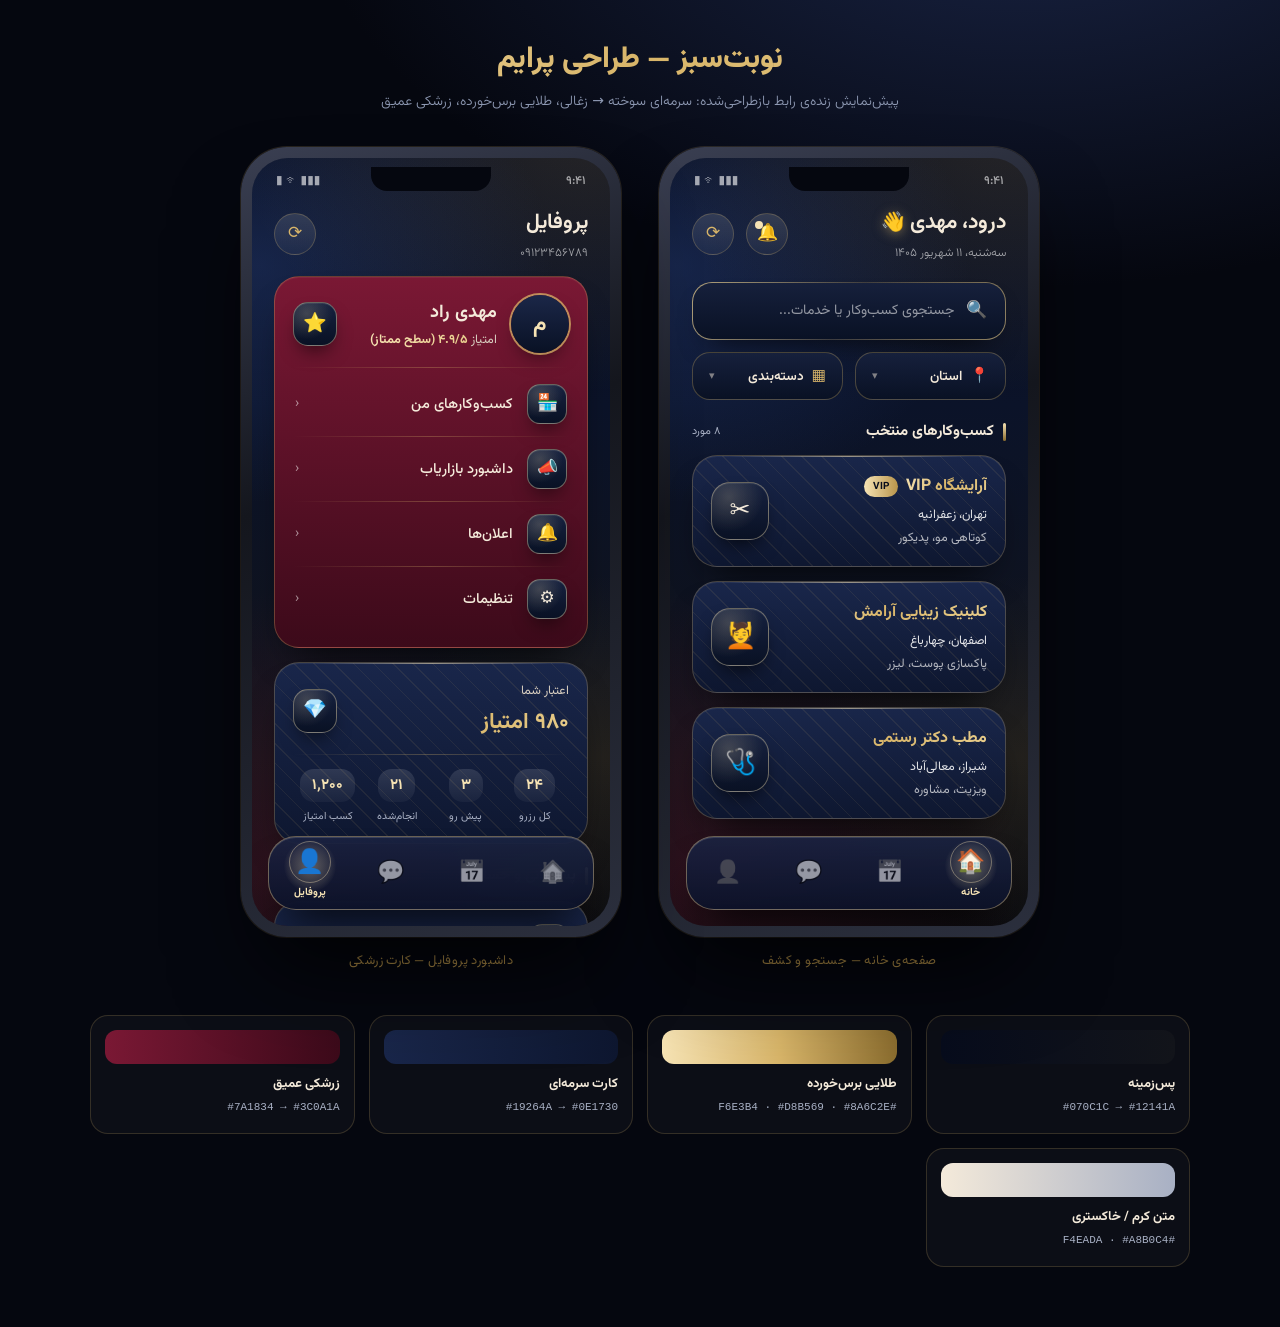
<file: design/preview/index.html>
<!DOCTYPE html>
<html lang="fa" dir="rtl">
<head>
<meta charset="utf-8" />
<meta name="viewport" content="width=device-width, initial-scale=1" />
<title>نوبت‌سبز — پیش‌نمایش طراحی پرایم</title>
<link rel="preconnect" href="https://fonts.googleapis.com">
<link rel="preconnect" href="https://fonts.gstatic.com" crossorigin>
<link href="https://fonts.googleapis.com/css2?family=Vazirmatn:wght@300;400;500;700;800&display=swap" rel="stylesheet">
<style>
  :root{
    --midnight-deep:#070C1C; --midnight:#0B1329; --midnight-soft:#111B36;
    --charcoal:#12141A; --charcoal-deep:#0C0D11;
    --navy:#141F3D; --navy-deep:#0E1730; --navy-ink:#091124;
    --gold-light:#F6E3B4; --gold-bright:#E9CE8C; --gold:#D8B569; --gold-dim:#B8944A; --gold-deep:#8A6C2E;
    --burgundy:#5A1026; --burgundy-deep:#3C0A1A; --burgundy-light:#7A1834;
    --cream:#F4EADA; --cream-dim:#D9CFC0; --muted:#A8B0C4;
    --emerald:#3FBF8F; --sapphire:#5B8FE3; --violet:#B98CE0; --rose:#E2607A;
    --r-card:25px;
  }
  *{box-sizing:border-box;-webkit-font-smoothing:antialiased}
  body{
    margin:0;font-family:'Vazirmatn',system-ui,sans-serif;
    background:radial-gradient(1200px 700px at 80% -10%, #1a2547 0%, transparent 60%), #05070f;
    color:var(--cream);min-height:100vh;padding:36px 18px 60px;
  }
  .page-head{max-width:1100px;margin:0 auto 34px;text-align:center}
  .page-head h1{
    font-size:30px;font-weight:800;margin:0 0 8px;
    background:linear-gradient(120deg,var(--gold-light),var(--gold),var(--gold-bright));
    -webkit-background-clip:text;background-clip:text;color:transparent;
  }
  .page-head p{margin:0;color:#8e99b3;font-size:14px;font-weight:300}
  .stage{display:flex;gap:38px;justify-content:center;align-items:flex-start;flex-wrap:wrap;max-width:1100px;margin:0 auto}
  .frame-wrap{display:flex;flex-direction:column;align-items:center;gap:14px}
  .frame-label{font-size:13px;color:var(--gold-dim);letter-spacing:.4px}
  /* ── قاب گوشی ── */
  .phone{
    position:relative;width:380px;height:790px;border-radius:46px;padding:11px;
    background:linear-gradient(160deg,#3a3f52,#14161d 40%,#2b2f3d);
    box-shadow:0 50px 90px -25px rgba(0,0,0,.85), 0 0 0 1px rgba(216,181,105,.16);
  }
  .screen{
    position:relative;width:100%;height:100%;border-radius:36px;overflow:hidden;
    background:linear-gradient(180deg,var(--midnight-deep) 0%,var(--midnight) 32%,var(--charcoal) 78%,var(--charcoal-deep) 100%);
    display:flex;flex-direction:column;
  }
  .screen::before{
    content:"";position:absolute;inset:0;pointer-events:none;
    background:
      radial-gradient(520px 380px at 96% -4%, rgba(216,181,105,.15), transparent 70%),
      radial-gradient(420px 340px at 2% 14%, rgba(42,67,128,.42), transparent 70%),
      radial-gradient(460px 400px at 6% 94%, rgba(122,24,52,.28), transparent 72%),
      radial-gradient(300px 260px at 98% 78%, rgba(138,108,46,.14), transparent 70%);
  }
  .notch{position:absolute;top:9px;left:50%;transform:translateX(-50%);width:120px;height:24px;border-radius:0 0 16px 16px;background:#05070f;z-index:6}
  .status{
    position:relative;z-index:5;display:flex;justify-content:space-between;
    padding:14px 24px 2px;font-size:12px;color:rgba(255,255,255,.62);font-weight:500;
  }
  .body{position:relative;z-index:4;flex:1;overflow-y:auto;padding-bottom:130px}
  .body::-webkit-scrollbar{width:0}
  /* ── هدر ── */
  .greet{display:flex;align-items:center;padding:14px 22px 6px;gap:12px}
  .greet h2{margin:0;font-size:21px;font-weight:700;color:var(--cream)}
  .greet .wave{font-size:19px;filter:drop-shadow(0 2px 6px rgba(216,181,105,.5))}
  .greet .date{margin:5px 0 0;font-size:12px;font-weight:300;color:rgba(255,255,255,.6)}
  .ghost-btn{
    width:42px;height:42px;border-radius:50%;flex:none;display:grid;place-items:center;position:relative;
    background:linear-gradient(180deg,rgba(255,255,255,.12),rgba(255,255,255,.04));
    border:1px solid rgba(216,181,105,.26);color:var(--gold);font-size:17px;
  }
  .ghost-btn .dot{position:absolute;top:7px;left:8px;width:8px;height:8px;border-radius:50%;background:var(--gold-light)}
  /* ── سرچ‌بار ── */
  .search{
    margin:14px 22px 0;height:58px;border-radius:20px;display:flex;align-items:center;gap:12px;padding:0 18px;
    background:linear-gradient(180deg,#16203C,var(--navy-ink));
    border:1px solid transparent;
    background-image:linear-gradient(180deg,#16203C,var(--navy-ink)),
      linear-gradient(120deg,rgba(233,206,140,.75),rgba(216,181,105,.22),rgba(233,206,140,.6));
    background-origin:border-box;background-clip:padding-box,border-box;
    box-shadow:0 14px 30px -18px #000;
  }
  .search .ico{font-size:17px;color:var(--cream)}
  .search span{font-size:14px;color:rgba(255,255,255,.55)}
  /* ── فیلترها ── */
  .filters{display:flex;gap:12px;margin:12px 22px 0}
  .filter{
    flex:1;height:48px;border-radius:18px;display:flex;align-items:center;gap:8px;padding:0 16px;
    background:linear-gradient(180deg,#16203C,var(--navy-ink));border:1px solid rgba(216,181,105,.30);
    font-size:13.5px;font-weight:600;color:var(--cream);
  }
  .filter .ico{color:var(--gold);font-size:15px}
  .filter .chev{margin-inline-start:auto;color:rgba(244,234,218,.5);font-size:11px}
  /* ── عنوان بخش ── */
  .sec{display:flex;align-items:center;gap:9px;margin:20px 22px 12px}
  .sec .bar{width:3px;height:18px;border-radius:50px;background:linear-gradient(180deg,var(--gold-light),var(--gold-deep))}
  .sec h3{margin:0;font-size:15px;font-weight:700;color:var(--cream);flex:1}
  .sec .count{font-size:11px;color:var(--muted);font-weight:400}
  /* ── کارت VIP ── */
  .cards{display:flex;flex-direction:column;gap:14px;padding:0 22px}
  .lux-card{
    position:relative;border-radius:var(--r-card);padding:18px;overflow:hidden;
    background:linear-gradient(180deg,#19264A,var(--navy-deep));
    border:1px solid rgba(216,181,105,.28);
    box-shadow:0 22px 40px -22px rgba(0,0,0,.95), inset 0 1px 0 rgba(255,255,255,.06);
  }
  .lux-card.pattern::before{
    content:"";position:absolute;inset:0;pointer-events:none;
    background:repeating-linear-gradient(45deg,rgba(216,181,105,.085) 0 1px,transparent 1px 14px);
  }
  .lux-card.pattern::after{
    content:"";position:absolute;top:0;left:12%;right:12%;height:1px;
    background:linear-gradient(90deg,transparent,rgba(246,227,180,.55),transparent);
  }
  .row{display:flex;align-items:center;gap:14px;position:relative}
  .tile{
    width:58px;height:58px;flex:none;border-radius:19px;display:grid;place-items:center;font-size:25px;
    background:radial-gradient(circle at 30% 25%,rgba(246,227,180,.20),transparent 60%),linear-gradient(180deg,#16213F,var(--navy-ink));
    border:1px solid rgba(246,227,180,.40);
    box-shadow:0 10px 22px -10px #000, inset 0 1px 0 rgba(255,255,255,.08);
  }
  .tile.sm{width:40px;height:40px;border-radius:13px;font-size:17px}
  .tile.md{width:44px;height:44px;border-radius:15px;font-size:19px}
  .grow{flex:1;min-width:0}
  .title-gold{
    font-size:16px;font-weight:700;margin:0;
    background:linear-gradient(120deg,var(--gold-light),var(--gold),var(--gold-bright));
    -webkit-background-clip:text;background-clip:text;color:transparent;
  }
  .sub{margin:6px 0 0;font-size:12.5px;color:rgba(255,255,255,.88)}
  .sub.dim{margin-top:3px;color:rgba(255,255,255,.68)}
  .badge{
    font-size:10px;font-weight:700;color:var(--midnight-deep);border-radius:50px;padding:3px 9px;
    background:linear-gradient(90deg,var(--gold-light),var(--gold-dim));
  }
  /* ── کارت زرشکی پروفایل ── */
  .burgundy{
    background:linear-gradient(180deg,var(--burgundy-light),var(--burgundy-deep));
    border:1px solid rgba(216,181,105,.30);
  }
  .avatar{
    width:58px;height:58px;flex:none;border-radius:50%;display:grid;place-items:center;
    font-size:22px;font-weight:700;color:var(--gold-light);
    background:linear-gradient(180deg,#1B2748,var(--navy-ink));
    box-shadow:0 0 0 2px rgba(216,181,105,.75), 0 10px 24px -12px #000;
  }
  .idcol{flex:1;text-align:start}
  .idcol .nm{font-size:18px;font-weight:700;color:var(--cream)}
  .idcol .rt{font-size:12.5px;margin-top:3px;color:var(--cream-dim)}
  .idcol .rt b{
    background:linear-gradient(120deg,var(--gold-light),var(--gold-bright));
    -webkit-background-clip:text;background-clip:text;color:transparent;font-weight:700;
  }
  .divider{height:1px;margin:14px 0 6px;background:linear-gradient(90deg,transparent,rgba(216,181,105,.30),transparent)}
  .menu-row{display:flex;align-items:center;gap:14px;padding:10px 2px}
  .menu-row .lbl{flex:1;font-size:14.5px;font-weight:500;color:var(--cream)}
  .menu-row .arrow{font-size:14px;color:rgba(255,255,255,.55)}
  /* ── آمار ── */
  .stats{display:flex;justify-content:space-between;margin-top:14px}
  .stat{text-align:center;flex:1}
  .stat .v{
    display:inline-block;font-size:15px;font-weight:700;padding:5px 12px;border-radius:14px;
    background:linear-gradient(180deg,rgba(255,255,255,.12),rgba(255,255,255,.04));
    background-clip:padding-box;color:var(--gold-light);
  }
  .stat .l{margin-top:6px;font-size:10.5px;color:var(--muted)}
  /* ── نوار پیمایش شیشه‌ای ── */
  .navbar{
    position:absolute;z-index:7;left:16px;right:16px;bottom:16px;height:74px;border-radius:28px;
    display:flex;align-items:center;justify-content:space-around;
    background:linear-gradient(180deg,rgba(26,36,68,.86),rgba(12,18,41,.94));
    backdrop-filter:blur(18px) saturate(140%);-webkit-backdrop-filter:blur(18px) saturate(140%);
    border:1px solid rgba(233,206,140,.42);
    box-shadow:0 26px 44px -18px rgba(0,0,0,.95), inset 0 1px 0 rgba(255,255,255,.14);
  }
  .nav-item{display:flex;flex-direction:column;align-items:center;gap:3px;flex:1;position:relative}
  .nav-ico{font-size:22px;filter:grayscale(1) opacity(.55);transition:.2s}
  .nav-item.on .nav-ico{filter:none;transform:scale(1.06)}
  .nav-item.on::before{
    content:"";position:absolute;top:-6px;width:52px;height:52px;border-radius:50%;
    background:radial-gradient(circle,rgba(246,227,180,.34),rgba(246,227,180,.10) 55%,transparent 72%);
  }
  .nav-item.on .ring{
    position:absolute;top:-5px;width:42px;height:42px;border-radius:50%;
    border:1px solid rgba(246,227,180,.38);
  }
  .nav-item .lbl{font-size:10.5px;font-weight:700;color:var(--gold-light)}
  .legend{max-width:1100px;margin:44px auto 0;display:grid;grid-template-columns:repeat(auto-fit,minmax(210px,1fr));gap:14px}
  .swatch{border-radius:18px;padding:14px;border:1px solid rgba(216,181,105,.2);background:rgba(255,255,255,.03)}
  .swatch .chip{height:34px;border-radius:12px;margin-bottom:10px}
  .swatch b{font-size:13px;display:block;color:var(--cream)}
  .swatch span{font-size:11px;color:var(--muted);font-family:ui-monospace,monospace}
</style>
</head>
<body>
  <div class="page-head">
    <h1>نوبت‌سبز — طراحی پرایم</h1>
    <p>پیش‌نمایش زنده‌ی رابط بازطراحی‌شده: سرمه‌ای سوخته → زغالی، طلایی برس‌خورده، زرشکی عمیق</p>
  </div>

  <div class="stage">
    <!-- ═══ صفحه خانه ═══ -->
    <div class="frame-wrap">
      <div class="phone"><div class="screen">
        <div class="notch"></div>
        <div class="status"><span>۹:۴۱</span><span>▮▮▮ ᯤ ▮</span></div>
        <div class="body">
          <div class="greet">
            <div class="grow">
              <h2>درود، مهدی <span class="wave">👋</span></h2>
              <p class="date">سه‌شنبه، ۱۱ شهریور ۱۴۰۵</p>
            </div>
            <div class="ghost-btn">🔔<span class="dot"></span></div>
            <div class="ghost-btn">⟳</div>
          </div>

          <div class="search"><span class="ico">🔍</span><span>جستجوی کسب‌وکار یا خدمات...</span></div>

          <div class="filters">
            <div class="filter"><span class="ico">📍</span>استان<span class="chev">▾</span></div>
            <div class="filter"><span class="ico">▦</span>دسته‌بندی<span class="chev">▾</span></div>
          </div>

          <div class="sec"><span class="bar"></span><h3>کسب‌وکارهای منتخب</h3><span class="count">۸ مورد</span></div>

          <div class="cards">
            <div class="lux-card pattern">
              <div class="row">
                <div class="grow">
                  <div style="display:flex;align-items:center;gap:8px">
                    <p class="title-gold">آرایشگاه VIP</p><span class="badge">VIP</span>
                  </div>
                  <p class="sub">تهران، زعفرانیه</p>
                  <p class="sub dim">کوتاهی مو، پدیکور</p>
                </div>
                <div class="tile">✂️</div>
              </div>
            </div>

            <div class="lux-card pattern">
              <div class="row">
                <div class="grow">
                  <p class="title-gold">کلینیک زیبایی آرامش</p>
                  <p class="sub">اصفهان، چهارباغ</p>
                  <p class="sub dim">پاکسازی پوست، لیزر</p>
                </div>
                <div class="tile">💆</div>
              </div>
            </div>

            <div class="lux-card pattern">
              <div class="row">
                <div class="grow">
                  <p class="title-gold">مطب دکتر رستمی</p>
                  <p class="sub">شیراز، معالی‌آباد</p>
                  <p class="sub dim">ویزیت، مشاوره</p>
                </div>
                <div class="tile">🩺</div>
              </div>
            </div>
          </div>
        </div>

        <div class="navbar">
          <div class="nav-item on"><span class="ring"></span><span class="nav-ico">🏠</span><span class="lbl">خانه</span></div>
          <div class="nav-item"><span class="nav-ico">📅</span></div>
          <div class="nav-item"><span class="nav-ico">💬</span></div>
          <div class="nav-item"><span class="nav-ico">👤</span></div>
        </div>
      </div></div>
      <div class="frame-label">صفحه‌ی خانه — جستجو و کشف</div>
    </div>

    <!-- ═══ صفحه پروفایل ═══ -->
    <div class="frame-wrap">
      <div class="phone"><div class="screen">
        <div class="notch"></div>
        <div class="status"><span>۹:۴۱</span><span>▮▮▮ ᯤ ▮</span></div>
        <div class="body">
          <div class="greet">
            <div class="grow">
              <h2>پروفایل</h2>
              <p class="date">۰۹۱۲۳۴۵۶۷۸۹</p>
            </div>
            <div class="ghost-btn">⟳</div>
          </div>

          <div class="cards" style="margin-top:8px">
            <div class="lux-card burgundy">
              <div class="row">
                <div class="avatar">م</div>
                <div class="idcol">
                  <div class="nm">مهدی راد</div>
                  <div class="rt">امتیاز <b>۴.۹/۵ (سطح ممتاز)</b></div>
                </div>
                <div class="tile md">⭐</div>
              </div>
              <div class="divider"></div>
              <div class="menu-row"><div class="tile sm">🏪</div><span class="lbl">کسب‌وکارهای من</span><span class="arrow">‹</span></div>
              <div class="divider" style="margin:2px 0"></div>
              <div class="menu-row"><div class="tile sm">📣</div><span class="lbl">داشبورد بازاریاب</span><span class="arrow">‹</span></div>
              <div class="divider" style="margin:2px 0"></div>
              <div class="menu-row"><div class="tile sm">🔔</div><span class="lbl">اعلان‌ها</span><span class="arrow">‹</span></div>
              <div class="divider" style="margin:2px 0"></div>
              <div class="menu-row"><div class="tile sm">⚙️</div><span class="lbl">تنظیمات</span><span class="arrow">‹</span></div>
            </div>

            <div class="lux-card pattern">
              <div class="row">
                <div class="grow">
                  <div style="font-size:12.5px;color:var(--cream-dim)">اعتبار شما</div>
                  <div class="title-gold" style="font-size:22px;margin-top:4px">۹۸۰ امتیاز</div>
                </div>
                <div class="tile md">💎</div>
              </div>
              <div class="divider"></div>
              <div class="stats">
                <div class="stat"><span class="v">۲۴</span><div class="l">کل رزرو</div></div>
                <div class="stat"><span class="v">۳</span><div class="l">پیش رو</div></div>
                <div class="stat"><span class="v">۲۱</span><div class="l">انجام‌شده</div></div>
                <div class="stat"><span class="v">۱٬۲۰۰</span><div class="l">کسب امتیاز</div></div>
              </div>
            </div>

            <div class="sec" style="margin:6px 0 0"><span class="bar"></span><h3>پشتیبانی و حساب</h3></div>
            <div class="lux-card" style="padding:12px 16px">
              <div class="menu-row"><div class="tile sm">❔</div><span class="lbl">راهنما و پرسش‌های متداول</span><span class="arrow">‹</span></div>
              <div class="divider" style="margin:2px 0"></div>
              <div class="menu-row"><div class="tile sm" style="border-color:rgba(226,96,122,.45)">⏻</div><span class="lbl">خروج از حساب</span><span class="arrow">‹</span></div>
            </div>
          </div>
        </div>

        <div class="navbar">
          <div class="nav-item"><span class="nav-ico">🏠</span></div>
          <div class="nav-item"><span class="nav-ico">📅</span></div>
          <div class="nav-item"><span class="nav-ico">💬</span></div>
          <div class="nav-item on"><span class="ring"></span><span class="nav-ico">👤</span><span class="lbl">پروفایل</span></div>
        </div>
      </div></div>
      <div class="frame-label">داشبورد پروفایل — کارت زرشکی</div>
    </div>
  </div>

  <div class="legend">
    <div class="swatch"><div class="chip" style="background:linear-gradient(90deg,#070C1C,#12141A)"></div><b>پس‌زمینه</b><span>#070C1C → #12141A</span></div>
    <div class="swatch"><div class="chip" style="background:linear-gradient(90deg,#F6E3B4,#D8B569,#8A6C2E)"></div><b>طلایی برس‌خورده</b><span>#F6E3B4 · #D8B569 · #8A6C2E</span></div>
    <div class="swatch"><div class="chip" style="background:linear-gradient(90deg,#19264A,#0E1730)"></div><b>کارت سرمه‌ای</b><span>#19264A → #0E1730</span></div>
    <div class="swatch"><div class="chip" style="background:linear-gradient(90deg,#7A1834,#3C0A1A)"></div><b>زرشکی عمیق</b><span>#7A1834 → #3C0A1A</span></div>
    <div class="swatch"><div class="chip" style="background:linear-gradient(90deg,#F4EADA,#A8B0C4)"></div><b>متن کرم / خاکستری</b><span>#F4EADA · #A8B0C4</span></div>
  </div>
</body>
</html>
</file>
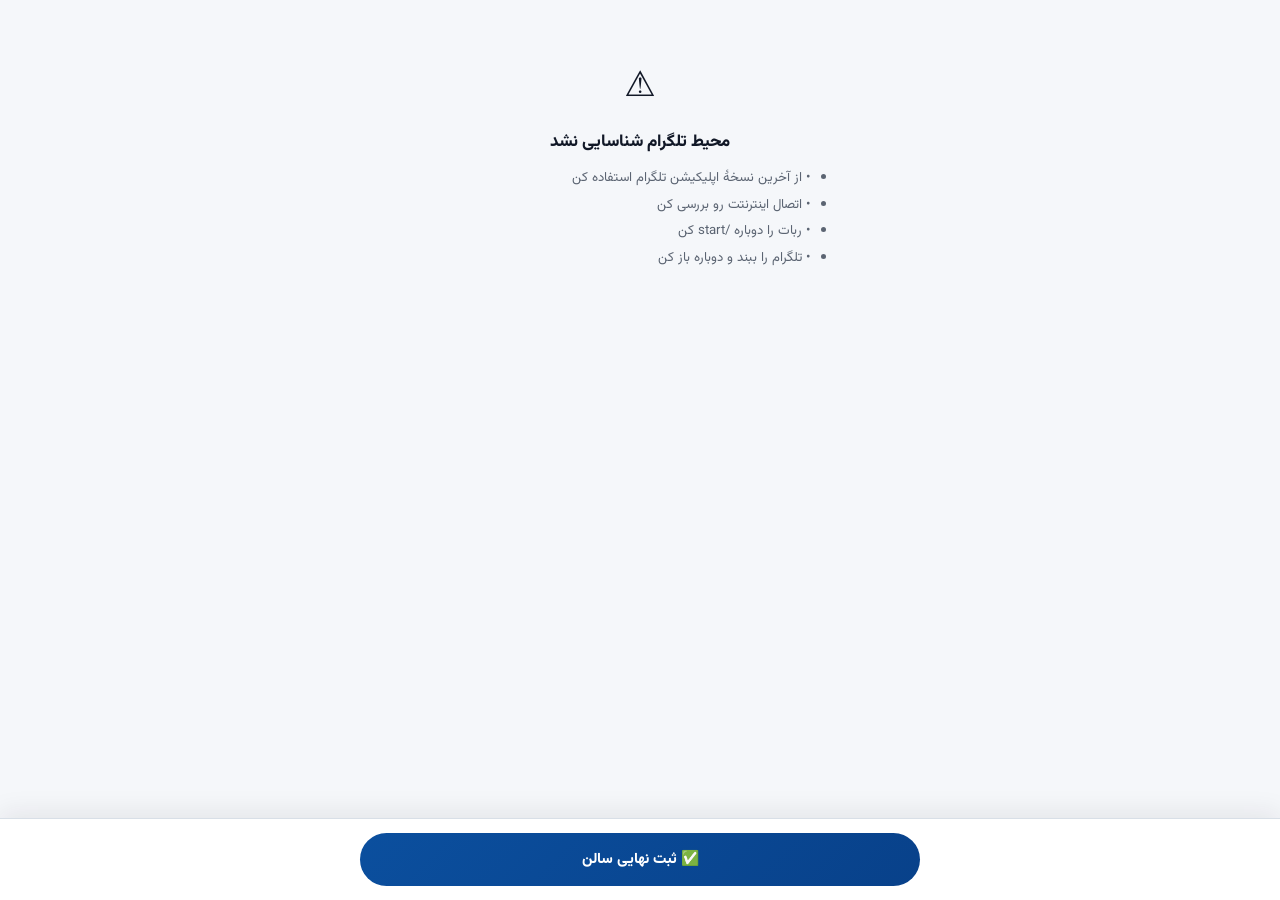
<file: project/webapp/index.html>
<!DOCTYPE html>
<html lang="fa" dir="rtl">
<head>
<meta charset="UTF-8">
<meta name="viewport" content="width=device-width, initial-scale=1.0, viewport-fit=cover">
<title>ثبت سالن جدید</title>
<script src="https://telegram.org/js/telegram-web-app.js"></script>
<link rel="preconnect" href="https://fonts.googleapis.com">
<link rel="preconnect" href="https://fonts.gstatic.com" crossorigin>
<link href="https://fonts.googleapis.com/css2?family=Vazirmatn:wght@400;500;600;700;800&display=swap" rel="stylesheet">
<style>
    :root{
        --ink:#111827;--ink-soft:#5B6472;
        --brand:#0B4F9E;--brand-dark:#08418A;--brand-light:#E2EDFB;
        --gold:#1E6FE0;--gold-soft:#EFF5FC;
        --bg:#F5F7FA;--surface:#FFFFFF;--surface-soft:#EDF1F6;
        --sage:#15803D;--sage-soft:#E7F4EC;
        --danger:#C02525;--danger-soft:#FDE8E8;
        --border:#D8DFE7;
        --shadow-sm:0 2px 8px -4px rgba(36,27,34,.14);--shadow-md:0 10px 30px -14px rgba(36,27,34,.28);
        --radius-lg:20px;--radius-md:14px;--radius-sm:10px;
    }
    *{margin:0;padding:0;box-sizing:border-box;-webkit-tap-highlight-color:transparent}
    body{font-family:'Vazirmatn',system-ui,sans-serif;background:var(--bg);color:var(--ink);
        min-height:100vh;padding-bottom:104px;opacity:0;transition:opacity .4s ease}
    body.loaded{opacity:1}
    button,input,select,textarea{font-family:inherit}
    :focus-visible{outline:2px solid var(--brand);outline-offset:2px;border-radius:6px}
    @media (prefers-reduced-motion: reduce){*{animation-duration:.001ms !important;transition-duration:.001ms !important}}

    .page-loader{position:fixed;inset:0;background:var(--bg);z-index:999;display:flex;flex-direction:column;
        align-items:center;justify-content:center;gap:14px;transition:opacity .4s ease}
    .page-loader.hidden{opacity:0;pointer-events:none}
    .spinner{width:34px;height:34px;border:3px solid var(--brand-light);border-top-color:var(--brand);
        border-radius:50%;animation:spin .8s linear infinite}
    @keyframes spin{to{transform:rotate(360deg)}}
    .page-loader p{font-size:.85rem;color:var(--ink-soft);font-weight:600}

    .error-screen{display:none;padding:60px 24px;text-align:center}
    .error-screen .glyph{font-size:2.2rem;margin-bottom:14px}
    .error-screen h2{font-size:1.05rem;font-weight:800;margin-bottom:10px}
    .error-screen ul{text-align:right;font-size:.83rem;color:var(--ink-soft);line-height:2;max-width:340px;margin:0 auto}

    main{max-width:560px;margin:0 auto;padding:24px 18px 0;display:none}
    .intro{text-align:center;margin-bottom:22px}
    .intro .eyebrow{font-size:.72rem;font-weight:700;color:var(--brand);letter-spacing:.04em;margin-bottom:6px}
    .intro h1{font-size:1.3rem;font-weight:800;margin-bottom:6px}
    .intro p{font-size:.85rem;color:var(--ink-soft)}

    .card{background:var(--surface);border:1px solid var(--border);border-radius:var(--radius-lg);
        padding:20px;box-shadow:var(--shadow-sm);margin-bottom:16px}
    .card-head{display:flex;align-items:center;gap:10px;margin-bottom:18px}
    .card-head .num{flex:none;width:26px;height:26px;border-radius:50%;background:var(--brand);color:#fff;
        font-size:.78rem;font-weight:800;display:flex;align-items:center;justify-content:center}
    .card-head h2{font-size:.95rem;font-weight:800}

    .grid2{display:grid;grid-template-columns:1fr 1fr;gap:12px}
    .form-group{margin-bottom:14px}
    .form-group:last-child{margin-bottom:0}
    .form-group label{display:block;font-size:.8rem;font-weight:700;margin-bottom:6px}
    .form-group .req{color:var(--danger)}
    .form-group .opt{color:var(--ink-soft);font-weight:500}
    .input-wrap{position:relative}
    .form-group input,.form-group select,.form-group textarea{
        width:100%;border:1.5px solid var(--border);border-radius:var(--radius-sm);
        padding:12px 14px;font-size:.88rem;background:var(--surface);color:var(--ink);transition:border-color .15s;
    }
    .form-group select{
        appearance:none;-webkit-appearance:none;
        background-image:url('data:image/svg+xml,<svg xmlns="http://www.w3.org/2000/svg" viewBox="0 0 24 24" fill="none" stroke="%237A6A72" stroke-width="2"><path d="M6 9l6 6 6-6"/></svg>');
        background-repeat:no-repeat;background-position:left 12px center;background-size:16px;
    }
    .form-group select:disabled{background-color:var(--surface-soft);color:var(--ink-soft)}
    .form-group input:focus,.form-group select:focus,.form-group textarea:focus{border-color:var(--brand)}
    .form-group textarea{resize:vertical;min-height:70px}
    .form-group.invalid input,.form-group.invalid select{border-color:var(--danger)}
    .valid-badge{position:absolute;left:12px;top:50%;transform:translateY(-50%);font-size:.9rem;display:none;pointer-events:none}
    .valid-badge.show{display:block}
    .error-text{display:none;font-size:.75rem;color:var(--danger);margin-top:5px;font-weight:600}
    .form-group.invalid .error-text{display:block}

    .referral-row{display:flex;gap:8px}
    .referral-row input{flex:1}
    .no-ref-btn{flex:none;background:var(--surface-soft);border:1.5px solid var(--border);border-radius:var(--radius-sm);
        padding:0 14px;font-size:.78rem;font-weight:700;color:var(--ink-soft);cursor:pointer;white-space:nowrap;transition:all .2s}
    .no-ref-btn.done{background:var(--sage-soft);border-color:var(--sage);color:var(--sage)}
    .referral-hint{display:flex;align-items:flex-start;gap:8px;background:var(--gold-soft);color:var(--brand-dark);
        border-radius:var(--radius-sm);padding:11px 13px;font-size:.78rem;line-height:1.6;margin-top:10px}

    .banner{border-radius:var(--radius-sm);padding:13px 14px;font-size:.83rem;font-weight:600;
        display:flex;align-items:flex-start;gap:8px;margin-bottom:16px;line-height:1.6}
    .banner.error{background:var(--danger-soft);color:var(--danger)}
    .banner.success{background:var(--sage-soft);color:var(--sage)}

    .cta-bar{position:fixed;left:0;right:0;bottom:0;background:var(--surface);border-top:1px solid var(--border);
        padding:14px 18px calc(14px + env(safe-area-inset-bottom));box-shadow:0 -6px 24px rgba(36,27,34,.08);z-index:30}
    .cta-inner{max-width:560px;margin:0 auto}
    .cta-btn{width:100%;background:linear-gradient(135deg,var(--brand),var(--brand-dark));color:#fff;border:none;
        border-radius:999px;padding:15px;font-size:.92rem;font-weight:800;cursor:pointer;
        display:flex;align-items:center;justify-content:center;gap:8px;transition:transform .1s,filter .15s}
    .cta-btn:active{transform:scale(.98)}
    .cta-btn:disabled{opacity:.6;cursor:not-allowed}
    .cta-btn .spin{width:16px;height:16px;border:2px solid rgba(255,255,255,.4);border-top-color:#fff;
        border-radius:50%;animation:spin .7s linear infinite;display:none}
    .cta-btn.loading .spin{display:block}
    .cta-btn.loading .label{display:none}

    .success-screen{display:none;text-align:center;padding:40px 10px 10px}
    .success-badge{width:70px;height:70px;border-radius:50%;background:var(--sage-soft);
        display:flex;align-items:center;justify-content:center;font-size:2rem;margin:0 auto 18px;
        animation:pop .4s cubic-bezier(.34,1.56,.64,1) both}
    @keyframes pop{from{transform:scale(0)}to{transform:scale(1)}}
    .success-screen h2{font-size:1.15rem;font-weight:800;margin-bottom:8px}
    .success-screen p{font-size:.85rem;color:var(--ink-soft);line-height:1.7}
</style>
</head>
<body>

<div class="page-loader" id="pageLoader">
    <div class="spinner"></div>
    <p>در حال آماده‌سازی...</p>
</div>

<div class="error-screen" id="errorScreen">
    <div class="glyph">⚠️</div>
    <h2>محیط تلگرام شناسایی نشد</h2>
    <ul>
        <li>• از آخرین نسخهٔ اپلیکیشن تلگرام استفاده کن</li>
        <li>• اتصال اینترنتت رو بررسی کن</li>
        <li>• ربات را دوباره /start کن</li>
        <li>• تلگرام را ببند و دوباره باز کن</li>
    </ul>
</div>

<main id="app">
    <div class="intro">
        <div class="eyebrow">به جمع سالن‌های آنلاین بپیوند</div>
        <h1>سالن یا آرایشگاهت رو ثبت کن</h1>
        <p>فقط چند دقیقه طول می‌کشه — بعدش می‌تونی نوبت آنلاین بگیری</p>
    </div>

    <div id="messageZone"></div>

    <form id="business-form" novalidate>
        <div class="card">
            <div class="card-head"><span class="num">1</span><h2>اطلاعات تو</h2></div>
            <div class="grid2">
                <div class="form-group" data-field="first_name">
                    <label for="first_name">نام <span class="req">*</span></label>
                    <input type="text" id="first_name" name="first_name" required>
                    <div class="error-text">نامت رو وارد کن</div>
                </div>
                <div class="form-group" data-field="last_name">
                    <label for="last_name">نام خانوادگی <span class="req">*</span></label>
                    <input type="text" id="last_name" name="last_name" required>
                    <div class="error-text">نام خانوادگیت رو وارد کن</div>
                </div>
            </div>
            <div class="form-group" data-field="phone">
                <label for="phone">شماره موبایل <span class="req">*</span></label>
                <div class="input-wrap">
                    <input type="tel" id="phone" name="phone" required placeholder="09123456789" pattern="^09[0-9]{9}$">
                    <span class="valid-badge" id="phoneValidBadge">✅</span>
                </div>
                <div class="error-text">شمارهٔ موبایل باید ۱۱ رقم و با 09 شروع بشه</div>
            </div>
        </div>

        <div class="card">
            <div class="card-head"><span class="num">2</span><h2>اطلاعات سالن</h2></div>
            <div class="form-group" data-field="business_name">
                <label for="business_name">نام سالن <span class="req">*</span></label>
                <input type="text" id="business_name" name="name" required>
                <div class="error-text">نام سالن الزامیه</div>
            </div>
            <div class="form-group" data-field="category">
                <label for="category">دسته‌بندی <span class="req">*</span></label>
                <select id="category" name="type" required><option value="" disabled selected>یک دسته انتخاب کن</option></select>
                <div class="error-text">انتخاب دسته‌بندی الزامیه</div>
            </div>
            <div class="grid2">
                <div class="form-group" data-field="province">
                    <label for="province">استان <span class="req">*</span></label>
                    <select id="province" name="province" required><option value="" disabled selected>انتخاب کن</option></select>
                    <div class="error-text">انتخاب استان الزامیه</div>
                </div>
                <div class="form-group" data-field="city">
                    <label for="city">شهر <span class="req">*</span></label>
                    <select id="city" name="city" required disabled><option value="" disabled selected>اول استان</option></select>
                    <div class="error-text">انتخاب شهر الزامیه</div>
                </div>
            </div>
            <div class="form-group">
                <label for="address">آدرس دقیق <span class="opt">(اختیاری)</span></label>
                <textarea id="address" name="address" rows="3"></textarea>
            </div>
        </div>

        <div class="card">
            <div class="card-head"><span class="num">3</span><h2>کد معرف</h2></div>
            <div class="form-group" style="margin-bottom:0">
                <label for="referral_code">اگه کسی معرفت کرده <span class="opt">(اختیاری)</span></label>
                <div class="referral-row">
                    <input type="text" id="referral_code" name="referral_code" placeholder="کد معرف را وارد کن">
                    <button type="button" class="no-ref-btn" id="no-referral-btn">ندارم</button>
                </div>
                <div class="referral-hint">🎁 با وارد کردن کد معرف، هم تو و هم معرفت ۵۰ توکن رزرو رایگان می‌گیرید</div>
            </div>
        </div>
    </form>

    <div class="success-screen" id="successScreen"></div>
</main>

<div class="cta-bar" id="ctaBar">
    <div class="cta-inner">
        <button type="submit" id="submit-button" form="business-form" class="cta-btn">
            <span class="spin"></span><span class="label">✅ ثبت نهایی سالن</span>
        </button>
    </div>
</div>

<script>
let tg = null;

function haptic(style){ try{ tg?.HapticFeedback?.impactOccurred(style || 'light'); }catch(e){} }

function hidePageLoader(){
    const loader = document.getElementById('pageLoader');
    loader.classList.add('hidden');
    setTimeout(() => { loader.style.display = 'none'; }, 400);
    document.body.classList.add('loaded');
}

function showFatalError(){
    hidePageLoader();
    document.getElementById('errorScreen').style.display = 'block';
}

/* ---------- Telegram WebApp detection (simplified) ---------- */
function getMockFromHash(){
    const hash = window.location.hash;
    if (!hash || !hash.includes('tgWebAppData=')) return null;
    try {
        const match = hash.match(/tgWebAppData=([^&]+)/);
        if (!match) return null;
        const raw = decodeURIComponent(match[1]);
        const params = new URLSearchParams(raw);
        const userParam = params.get('user');
        let user = {};
        if (userParam) { try { user = JSON.parse(decodeURIComponent(userParam)); } catch(e) {} }
        return {
            initData: raw,
            initDataUnsafe: { user, query_id: params.get('query_id') || '', auth_date: params.get('auth_date') || '', hash: params.get('hash') || '' },
            ready(){}, expand(){}, close(){}, HapticFeedback: { impactOccurred(){} },
            MainButton: { setText(){ return this; }, show(){ return this; }, hide(){ return this; } }
        };
    } catch(e) { return null; }
}

function resolveTelegramApp(){
    if (window.Telegram?.WebApp?.initData) return window.Telegram.WebApp;
    const fromHash = getMockFromHash();
    if (fromHash) return fromHash;
    if (window.Telegram?.WebApp) return window.Telegram.WebApp; // object exists, initData may fill in shortly
    return null;
}

function startApp(){
    tg = resolveTelegramApp();
    if (!tg) {
        // one short retry for slow WebView script injection, then give up gracefully
        setTimeout(() => {
            tg = resolveTelegramApp();
            if (tg) initializeApp(tg); else showFatalError();
        }, 600);
        return;
    }
    initializeApp(tg);
}

/* ---------- Data ---------- */
const provincesAndCities = {"آذربایجان شرقی":["تبریز","مراغه","مرند","اهر","میانه","بناب","سراب","آذرشهر","هادیشهر","عجب شیر","ملکان","شبستر","بستان آباد","هشترود","اسکو","ایلخچی","جلفا","صوفیان","کلیبر","گوگان","ممقان","هریس","یامچی","کشکسرای","ورزقان","تسوج","خاروانا","سیه رود"],"آذربایجان غربی":["ارومیه","خوی","بوکان","مهاباد","میاندوآب","سلماس","پیرانشهر","نقده","تکاب","ماکو","سردشت","شاهین دژ","اشنویه","شوط","قره ضیاءالدین","ربط","محمدیار","سیلوانا","بازرگان","نالوس","تازه شهر","پلدشت","دیزج دیز","سرو","فیرورق","قطور","ایواوغلی","نوشین"],"اردبیل":["اردبیل","پارس آباد","مشگین شهر","خلخال","گرمی","بیله سوار","نمین","جعفرآباد","گیوی","نیر","اصلاندوز","سرعین","آبی بیگلو","عنبران","تازه کند انگوت","اسلام اباد"],"اصفهان":["اصفهان","کاشان","خمینی شهر","نجف آباد","شاهین شهر","شهرضا","فولادشهر","مبارکه","آران و بیدگل","گلپایگان","زرین شهر","درچه","فلاورجان","لنجان","خوراسگان","تیران","نطنز","سمیرم","نائین","دهاقان","قهدریجان","گزبرخوار","اردستان","ورزنه","بادرود","هرند","دیزیچه","عسگران","داران","فریدونشهر"],"البرز":["کرج","فردیس","کمال شهر","نظرآباد","محمدشهر","ماهدشت","مشکین دشت","هشتگرد","چهارباغ","اشتهارد","گرمدره","گلسار","طالقان","آسارا","کوهسار"],"ایلام":["ایلام","دهلران","ایوان","آبدانان","دره شهر","مهران","سرابله","ارکواز","بدره","لومار","موسیان","پهله","توحید"],"بوشهر":["بوشهر","برازجان","گناوه","خورموج","جم","کنگان","دیر","عسلویه","کاکی","اهرم","دیلم","آب پخش","وحدتیه","شبانکاره","ریز","دلوار","سیراف","نخل تقی","چغادک","جزیره خارک"],"تهران":["تهران","اسلام شهر","شهریار","قدس","ملارد","صالحیه","پاکدشت","قرچک","ورامین","گلستان","ری","اندیشه","رباط کریم","پرند","باقرشهر","پیشوا","نسیم شهر","صباشهر","چهاردانگه","دماوند","حسن آباد","کهریزک","فردوسیه","رودهن","بومهن","پردیس","لواسان","تجریش","فشم","آبعلی","شاهدشهر","صفادشت","جوادآباد","فرون آباد","قیامدشت"],"چهارمحال و بختیاری":["شهرکرد","بروجن","فرخ شهر","فارسان","لردگان","هفشجان","جونقان","سامان","فرادنبه","بن","شهر کیان","سورشجان","بلداجی","باباحیدر","اردل","نقنه","پردنجان","شلمزار","گندمان","گهرو","کاج","کوهرنگ","آلونی","مال خلیفه"],"خراسان جنوبی":["بیرجند","قائن","فردوس","طبس","نهبندان","سربیشه","سرایان","بشرویه","خوسف","درمیان","مود","اسلامیه","عشق آباد","آرین شهر"],"خراسان رضوی":["مشهد","سبزوار","نیشابور","تربت حیدریه","کاشمر","قوچان","تربت جام","تایباد","چناران","سرخس","گناباد","فریمان","درگز","بردسکن","خواف","طرقبه","گلبهار","فیض آباد","نقاب","شاندیز","خلیل آباد","بجستان","سنگان","کلات","جغتای"],"خراسان شمالی":["بجنورد","شیروان","اسفراین","آشخانه","جاجرم","فاروج","گرمه","درق","راز","شوقان"],"خوزستان":["اهواز","دزفول","آبادان","بندر ماهشهر","اندیمشک","خرمشهر","ایذه","شوشتر","مسجد سلیمان","بهبهان","رامهرمز","شادگان","شوش","سوسنگرد","هندیجان","لالی","باغ ملک","امیدیه","گتوند","حمیدیه","رامشیر","هویزه","ویس"],"زنجان":["زنجان","ابهر","خرمدره","قیدار","هیدج","صائین قلعه","آب بر","سلطانیه","سجاس","زرین رود","ارمغانخانه","ماهنشان"],"سمنان":["سمنان","شاهرود","دامغان","گرمسار","مهدی شهر","ایوانکی","شهمیرزاد","بسطام","کلاته خیج","آرادان","سرخه"],"سیستان و بلوچستان":["زاهدان","زابل","ایرانشهر","چابهار","سراوان","خاش","کنارک","جالق","نیک شهر","پیشین","بمپور","فنوج","قصرقند","میرجاوه","دوست محمد"],"فارس":["شیراز","کازرون","جهرم","مرودشت","فسا","داراب","فیروزآباد","لار","آباده","نورآباد","نی ریز","اقلید","استهبان","گراش","زرقان","کوار","لامرد","صفاشهر","قائمیه","فراشبند","اوز","ارسنجان","بوانات","سروستان","سعادت شهر","ایزدخواست"],"قزوین":["قزوین","تاکستان","الوند","اقبالیه","محمدیه","آبیک","بوئین زهرا","شال","اسفرورین","محمودآباد نمونه","بیدستان","ضیاءآباد"],"قم":["قم","جعفریه","کهک","قنوات","سلفچگان"],"کردستان":["سنندج","سقز","مریوان","بانه","کامیاران","قروه","دیواندره","بیجار","دهگلان","سروآباد","آرمرده","دلبران"],"کرمان":["کرمان","سیرجان","رفسنجان","جیرفت","بم","زرند","کهنوج","شهر بابک","بافت","بردسیر","محمدآباد","راور","ماهان","کوهبنان","انار","منوجان","قلعه گنج","رودبار"],"کرمانشاه":["کرمانشاه","اسلام آباد غرب","جوانرود","کنگاور","سرپل ذهاب","سنقر","هرسین","صحنه","پاوه","روانسر","گیلانغرب","قصر شیرین","ثلاث باباجانی","کرند غرب"],"کهگیلویه و بویراحمد":["یاسوج","دوگنبدان","دهدشت","لیکک","چرام","لنده","باشت","سی سخت","سوق"],"گلستان":["گرگان","گنبد کاووس","بندر ترکمن","علی آباد کتول","آق قلا","کردکوی","بندر گز","مینودشت","گالیکش","کلاله","آزادشهر","رامیان","خان ببین"],"گیلان":["رشت","بندر انزلی","لاهیجان","لنگرود","تالش","آستارا","صومعه سرا","آستانه اشرفیه","رودسر","فومن","خمام","سیاهکل","رضوانشهر","ماسال","رودبار","املش","منجیل","لوشان"],"لرستان":["خرم آباد","بروجرد","دورود","کوهدشت","الیگودرز","نورآباد","ازنا","الشتر","پلدختر","کونانی","چقابل"],"مازندران":["ساری","بابل","آمل","قائم شهر","بهشهر","چالوس","نکا","بابلسر","نوشهر","تنکابن","جویبار","فریدون کنار","رامسر","محمودآباد","زیرآب","پل سفید","کیاکلا","نور","گلوگاه"],"مرکزی":["اراک","ساوه","خمین","محلات","دلیجان","کرهرود","شازند","مأمونیه","تفرش","آشتیان","کمیجان","خنداب","فرمهین"],"هرمزگان":["بندرعباس","میناب","دهبارز","بندر لنگه","کیش","قشم","بستک","حاجی آباد","کنگ","بندر جاسک","بندر خمیر","پارسیان","درگهان"],"همدان":["همدان","ملایر","نهاوند","اسدآباد","تویسرکان","بهار","کبودرآهنگ","رزن","لالجین","فامنین","مریانج","ازندریان"],"یزد":["یزد","میبد","اردکان","بافق","مهریز","ابرکوه","تفت","اشکذر","هرات","زارچ","حمیدیا"]};
const categories = ["سلامت و زیبایی","آموزش و مهارت","خدمات فنی و تعمیرات","خدمات منزل","رستوران و خوراکی","مالی و حقوقی","ورزشی و تناسب اندام","مشاوره و روانشناسی","حمل‌ونقل و باربری","فناوری و دیجیتال","فرهنگی و هنری","کشاورزی و دامپروری","صنعت و تولید","املاک و ساختمان","گردشگری و سرگرمی","سایر (گروه آزاد)"];

/* ---------- Main init ---------- */
function initializeApp(telegramApp) {
    tg = telegramApp;
    const urlParams = new URLSearchParams(window.location.search);
    window.marketerCode = urlParams.get('marketer') || null;

    hidePageLoader();
    document.getElementById('app').style.display = 'block';

    try { tg.ready?.(); } catch(e) {}
    try { tg.expand?.(); } catch(e) {}
    try { tg.MainButton?.hide?.(); } catch(e) {}
    try { if (tg.setHeaderColor) tg.setHeaderColor('#F5F7FA'); } catch(e) {}
    try { if (tg.setBackgroundColor) tg.setBackgroundColor('#F5F7FA'); } catch(e) {}

    const form = document.getElementById('business-form');
    const submitButton = document.getElementById('submit-button');
    const provinceSelect = document.getElementById('province');
    const citySelect = document.getElementById('city');
    const categorySelect = document.getElementById('category');

    Object.keys(provincesAndCities).sort((a,b)=>a.localeCompare(b,'fa')).forEach(p => provinceSelect.add(new Option(p,p)));
    categories.forEach(c => categorySelect.add(new Option(c,c)));

    function updateCities(){
        const selectedProvince = provinceSelect.value;
        citySelect.innerHTML = '<option value="" disabled selected>انتخاب کن</option>';
        citySelect.disabled = true;
        if (selectedProvince && provincesAndCities[selectedProvince]) {
            provincesAndCities[selectedProvince].sort((a,b)=>a.localeCompare(b,'fa')).forEach(c => citySelect.add(new Option(c,c)));
            citySelect.disabled = false;
        }
    }
    provinceSelect.addEventListener('change', updateCities);

    /* referral toggle */
    const noReferralBtn = document.getElementById('no-referral-btn');
    const referralCodeInput = document.getElementById('referral_code');
    noReferralBtn.addEventListener('click', function(){
        referralCodeInput.value = '';
        referralCodeInput.disabled = true;
        noReferralBtn.textContent = '✓ باشه';
        noReferralBtn.classList.add('done');
        setTimeout(() => {
            referralCodeInput.disabled = false;
            noReferralBtn.textContent = 'ندارم';
            noReferralBtn.classList.remove('done');
        }, 2000);
    });

    /* live validation */
    function fieldWrap(el){ return el.closest('.form-group'); }
    function markValid(el){ fieldWrap(el)?.classList.remove('invalid'); }
    function markInvalid(el){ fieldWrap(el)?.classList.add('invalid'); }

    ['first_name','last_name','business_name'].forEach(id => {
        document.getElementById(id).addEventListener('blur', e => {
            if (e.target.value.trim()) markValid(e.target); else markInvalid(e.target);
        });
    });
    ['category','province','city'].forEach(id => {
        document.getElementById(id).addEventListener('change', e => markValid(e.target));
    });
    const phoneInput = document.getElementById('phone');
    phoneInput.addEventListener('input', () => {
        const ok = /^09[0-9]{9}$/.test(phoneInput.value.trim());
        document.getElementById('phoneValidBadge').classList.toggle('show', ok);
        if (ok) markValid(phoneInput);
    });
    phoneInput.addEventListener('blur', () => {
        if (!/^09[0-9]{9}$/.test(phoneInput.value.trim())) markInvalid(phoneInput);
    });

    function validateForm(){
        let isValid = true;
        form.querySelectorAll('[required]').forEach(input => {
            if (!input.value || input.value.trim() === '') { markInvalid(input); isValid = false; }
            else markValid(input);
        });
        if (!/^09[0-9]{9}$/.test(phoneInput.value.trim())) { markInvalid(phoneInput); isValid = false; }
        return isValid;
    }

    function setLoading(isLoading){
        submitButton.disabled = isLoading;
        submitButton.classList.toggle('loading', isLoading);
    }

    function showMessage(message, type){
        const zone = document.getElementById('messageZone');
        zone.innerHTML = `<div class="banner ${type}">${type === 'success' ? '✅' : '⚠️'} <span>${message}</span></div>`;
        zone.scrollIntoView({ behavior: 'smooth', block: 'start' });
        if (type === 'error') setTimeout(() => { zone.innerHTML = ''; }, 6000);
    }

    function showSuccessScreen(message){
        form.style.display = 'none';
        document.getElementById('ctaBar').style.display = 'none';
        document.getElementById('messageZone').innerHTML = '';
        const screen = document.getElementById('successScreen');
        screen.style.display = 'block';
        screen.innerHTML = `
            <div class="success-badge">🎉</div>
            <h2>سالن با موفقیت ثبت شد!</h2>
            <p>${message || 'اطلاعات سالنت ذخیره شد.'}<br>این پنجره در چند لحظه بسته می‌شود...</p>
        `;
        haptic('medium');
    }

    form.addEventListener('submit', function(e){
        e.preventDefault();
        if (submitButton.disabled) return;
        if (!validateForm()) {
            const firstInvalid = form.querySelector('.invalid input, .invalid select');
            if (firstInvalid) { firstInvalid.focus(); firstInvalid.scrollIntoView({ behavior:'smooth', block:'center' }); }
            haptic('light');
            return;
        }
        setLoading(true);

        const data = {};
        new FormData(form).forEach((value, key) => data[key] = value);

        const requestData = {
            action: 'add_business',
            ...data,
            telegram_init_data: tg.initData,
            marketer_code: window.marketerCode || null
        };

        fetch('api.php', {
            method: 'POST',
            headers: { 'Content-Type': 'application/json; charset=utf-8', 'X-Telegram-Init-Data': tg.initData },
            body: JSON.stringify(requestData)
        })
        .then(response => {
            if (!response.ok) throw new Error(`status: ${response.status}`);
            return response.json();
        })
        .then(result => {
            if (result.status === 'success') {
                showSuccessScreen(result.message);
                if (tg.MainButton?.setText) {
                    tg.MainButton.setText('عملیات موفق').show();
                }
                setTimeout(() => { tg.close?.(); }, 2500);
            } else {
                showMessage(result.message || 'خطایی از سمت سرور رخ داد.', 'error');
            }
        })
        .catch(error => {
            let msg = 'خطا در برقراری ارتباط با سرور. لطفاً اتصال اینترنت خود را بررسی کنید.';
            if (error.message.includes('403')) msg = 'برای افزودن بیش از یک سالن، باید اشتراک نسخهٔ پرو را بخری.';
            else if (error.message.includes('400')) msg = 'اطلاعات ارسالی نامعتبر است. فرم را دوباره بررسی کن.';
            else if (error.message.includes('500')) msg = 'خطای داخلی سرور. چند دقیقهٔ دیگر دوباره تلاش کن.';
            showMessage(msg, 'error');
        })
        .finally(() => setLoading(false));
    });
}

document.addEventListener('DOMContentLoaded', startApp);
</script>
</body>
</html>
</file>
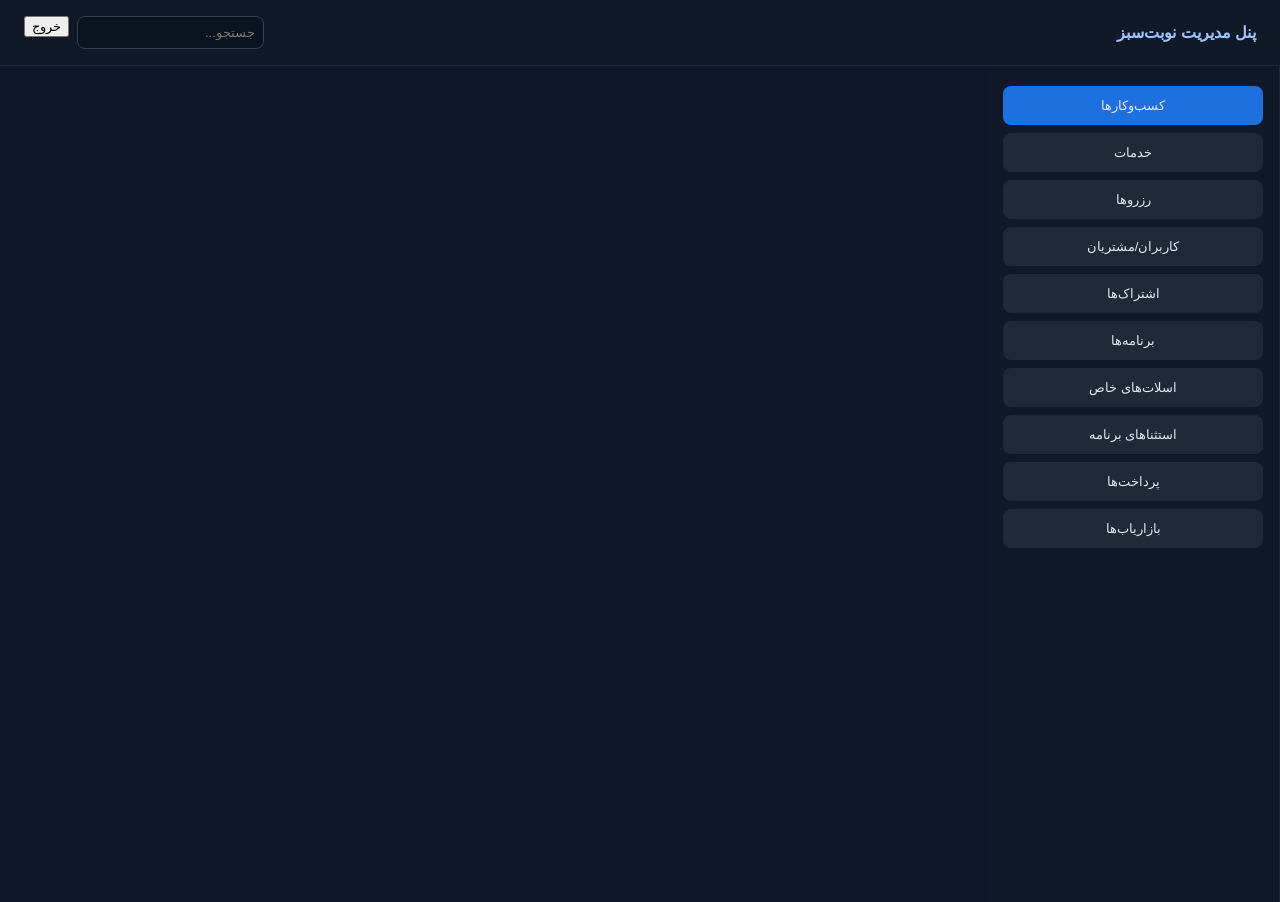
<file: project/webapp/admin_dashboard.html>
<?php
session_start();
if (!isset($_SESSION['is_admin']) || $_SESSION['is_admin'] !== true) {
    header('Location: admin_login.php');
    exit;
}
?>
<!DOCTYPE html>
<html lang="fa" dir="rtl">
<head>
    <meta charset="UTF-8">
    <meta name="viewport" content="width=device-width, initial-scale=1.0">
    <title>داشبورد مدیر</title>
    <style>
        body{margin:0;font-family:Segoe UI,Tahoma,Geneva,Verdana,sans-serif;background:#0f172a;color:#e2e8f0}
        header{display:flex;justify-content:space-between;align-items:center;padding:1rem 1.5rem;background:#111827;border-bottom:1px solid #1f2937}
        .brand{font-weight:700;color:#9CC5FF}
        .container{display:flex;height:calc(100vh - 64px)}
        nav{width:260px;background:#111827;border-right:1px solid #1f2937;padding:1rem}
        nav button{width:100%;padding:.75rem;margin:.25rem 0;background:#1f2937;border:none;color:#e2e8f0;border-radius:8px;cursor:pointer}
        nav button.active{background:#1E6FE0}
        main{flex:1;padding:1rem 1.5rem;overflow:auto}
        table{width:100%;border-collapse:collapse;background:#0b1220}
        th,td{padding:.6rem;border-bottom:1px solid #1f2937}
        th{background:#111827}
        .actions button{margin:0 .25rem;padding:.4rem .6rem;border:none;border-radius:6px;cursor:pointer}
        .edit{background:#16a34a;color:#fff}
        .delete{background:#dc2626;color:#fff}
        .topbar{display:flex;gap:.5rem}
        .search{padding:.5rem;border:1px solid #334155;background:#0b1220;color:#e2e8f0;border-radius:8px}
    </style>
</head>
<body>
    <header>
        <div class="brand">پنل مدیریت نوبت‌سبز</div>
        <div class="topbar">
            <input id="search" class="search" placeholder="جستجو...">
            <form method="post" action="admin_logout.php"><button>خروج</button></form>
        </div>
    </header>
    <div class="container">
        <nav>
            <button data-view="businesses" class="active">کسب‌وکارها</button>
            <button data-view="services">خدمات</button>
            <button data-view="bookings">رزروها</button>
            <button data-view="users">کاربران/مشتریان</button>
            <button data-view="subscriptions">اشتراک‌ها</button>
            <button data-view="schedules">برنامه‌ها</button>
            <button data-view="specific_time_slots">اسلات‌های خاص</button>
            <button data-view="schedule_overrides">استثناهای برنامه</button>
            <button data-view="payments">پرداخت‌ها</button>
            <button data-view="marketers">بازاریاب‌ها</button>
        </nav>
        <main>
            <div id="content"></div>
        </main>
    </div>
    <script>
    const navButtons=document.querySelectorAll('nav button');
    const content=document.getElementById('content');
    const search=document.getElementById('search');

    let currentView='businesses';
    async function load(view){
        currentView=view;
        navButtons.forEach(b=>b.classList.toggle('active',b.dataset.view===view));
        const q=search.value || '';
        const res=await fetch(`admin_api.php?table=${encodeURIComponent(view)}&q=${encodeURIComponent(q)}`);
        const data=await res.json();
        renderTable(view,data);
    }

    function renderTable(view,data){
        if(!Array.isArray(data.rows)) {content.innerHTML='<p>خطا در دریافت داده</p>';return;}
        const cols=data.columns || (data.rows[0]?Object.keys(data.rows[0]):[]);
        let html='<table><thead><tr>' + cols.map(c=>`<th>${c}</th>`).join('') + '<th>عملیات</th></tr></thead><tbody>';
        html+=data.rows.map(row=>{
            let actionsHtml = `<button class='edit' onclick='editRow("${view}", ${row.id})'>ویرایش</button>
                               <button class='delete' onclick='deleteRow("${view}", ${row.id})'>حذف</button>`;
            
            // اضافه کردن دکمه‌های تایید حضور برای رزروها
            if(view === 'bookings' && row.status === 'confirmed') {
                actionsHtml += `<br><button class='attendance-yes' onclick='markAttendance(${row.id}, ${row.user_id || 0}, ${row.business_id || 0}, "attended")' style='background:#16a34a;color:#fff;margin:2px;padding:4px 8px;border:none;border-radius:4px;cursor:pointer'>✅ حاضر شد</button>
                               <button class='attendance-no' onclick='markAttendance(${row.id}, ${row.user_id || 0}, ${row.business_id || 0}, "no_show")' style='background:#dc2626;color:#fff;margin:2px;padding:4px 8px;border:none;border-radius:4px;cursor:pointer'>❌ حاضر نشد</button>`;
            }
            
            return '<tr>' + cols.map(c=>`<td>${row[c]??''}</td>`).join('')+
                `<td class='actions'>${actionsHtml}</td>`+
            '</tr>';
        }).join('') + '</tbody></table>';
        content.innerHTML=html;
    }

    async function deleteRow(table,id){
        if(!confirm('حذف این رکورد؟')) return;
        const res=await fetch('admin_api.php',{
            method:'POST', headers:{'Content-Type':'application/json'},
            body: JSON.stringify({action:'delete', table, id})
        });
        const out=await res.json();
        if(out.success) load(table); else alert(out.error||'خطا');
    }

    async function editRow(table,id){
        const res=await fetch(`admin_api.php?table=${encodeURIComponent(table)}&id=${id}`);
        const data=await res.json();
        const row=data.rows && data.rows[0];
        if(!row){alert('یافت نشد');return;}
        const cols=Object.keys(row);
        const values={};
        for(const c of cols){
            if(c==='id') continue;
            const v=prompt(`مقدار برای ${c}:`, row[c]??'');
            if(v===null) return; values[c]=v;
        }
        const res2=await fetch('admin_api.php',{
            method:'POST', headers:{'Content-Type':'application/json'},
            body: JSON.stringify({action:'update', table, id, values})
        });
        const out=await res2.json();
        if(out.success) load(table); else alert(out.error||'خطا');
    }

    navButtons.forEach(b=>b.addEventListener('click',()=>load(b.dataset.view)));
    search.addEventListener('input',()=>load(currentView));
    
    // تابع برای ثبت حضور/غیاب مشتری
    async function markAttendance(bookingId, userId, businessId, status) {
        if (!bookingId || !userId) {
            alert('اطلاعات رزرو ناقص است');
            return;
        }
        
        const confirmMessage = status === 'attended' ? 
            'آیا مطمئن هستید که مشتری حاضر شده است؟' : 
            'آیا مطمئن هستید که مشتری حاضر نشده است؟';
            
        if (!confirm(confirmMessage)) {
            return;
        }
        
        try {
            const res = await fetch('customer_credit_api.php', {
                method: 'POST',
                headers: {'Content-Type': 'application/json'},
                body: JSON.stringify({
                    action: 'record_attendance',
                    booking_id: bookingId,
                    user_id: userId,
                    business_id: businessId,
                    attendance_status: status
                })
            });
            
            const result = await res.json();
            
            if(result.success) {
                const statusText = status === 'attended' ? 'حضور' : 'عدم حضور';
                const creditText = result.credit_result && result.credit_result.success ? 
                    `\nامتیاز مشتری به‌روزرسانی شد: ${result.credit_result.new_credit}` : '';
                alert(`وضعیت ${statusText} مشتری با موفقیت ثبت شد${creditText}`);
                load(currentView); // بارگذاری مجدد جدول
            } else {
                alert(result.error || 'خطا در ثبت وضعیت حضور');
            }
        } catch (error) {
            console.error('خطا در ارسال درخواست:', error);
            alert('خطا در ارتباط با سرور');
        }
    }
    
    load(currentView);
    </script>
</body>
</html>
</file>
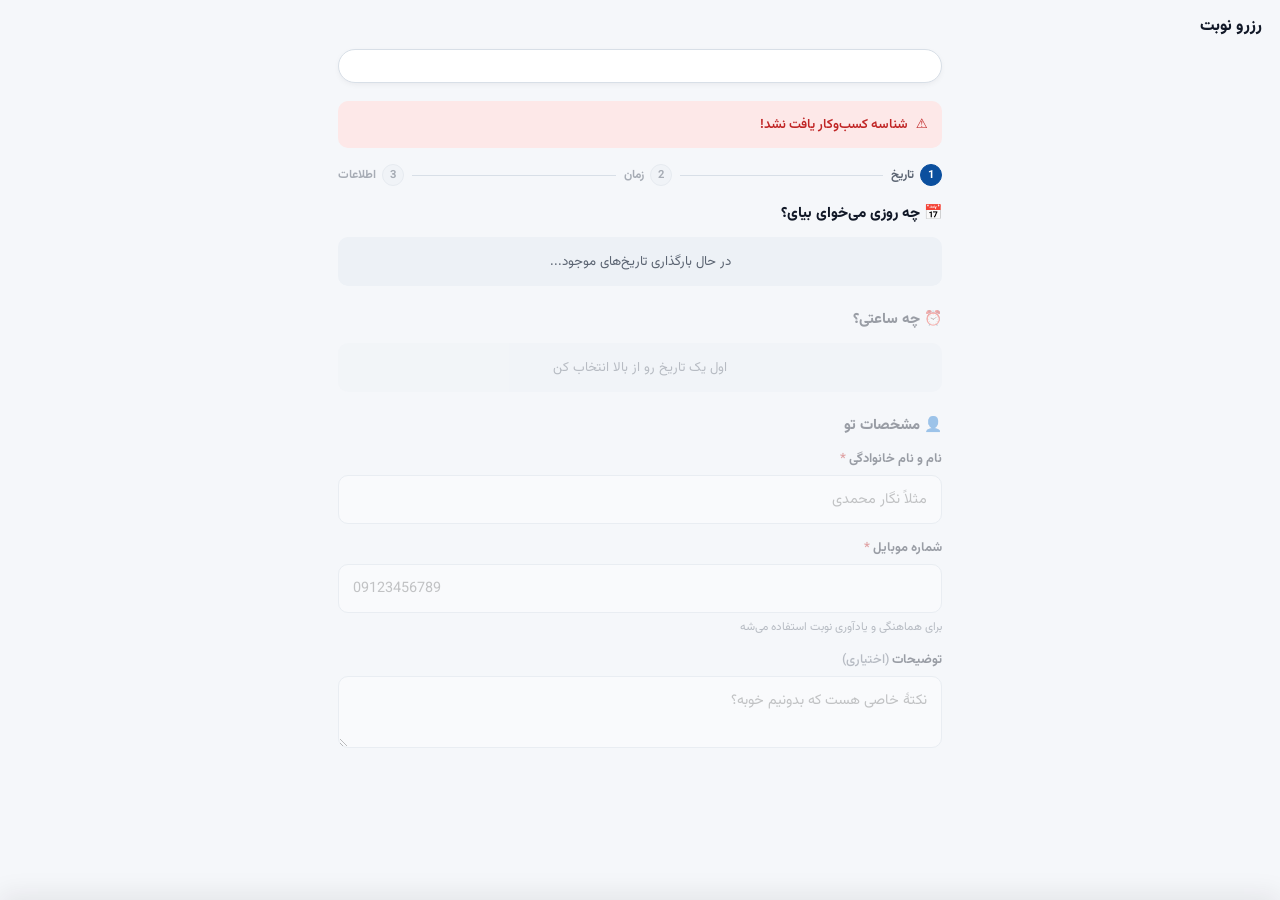
<file: project/webapp/booking.html>
<!DOCTYPE html>
<html lang="fa" dir="rtl">
<head>
<meta charset="UTF-8">
<meta name="viewport" content="width=device-width, initial-scale=1.0, viewport-fit=cover">
<title>رزرو نوبت</title>
<script src="https://telegram.org/js/telegram-web-app.js"></script>
<link rel="preconnect" href="https://fonts.googleapis.com">
<link rel="preconnect" href="https://fonts.gstatic.com" crossorigin>
<link href="https://fonts.googleapis.com/css2?family=Vazirmatn:wght@400;500;600;700;800&display=swap" rel="stylesheet">
<style>
    :root{
        --ink:#111827;
        --ink-soft:#5B6472;
        --brand:#0B4F9E;
        --brand-dark:#08418A;
        --brand-light:#E2EDFB;
        --gold:#1E6FE0;
        --gold-soft:#EFF5FC;
        --bg:#F5F7FA;
        --surface:#FFFFFF;
        --surface-soft:#EDF1F6;
        --sage:#15803D;
        --sage-soft:#E7F4EC;
        --danger:#C02525;
        --danger-soft:#FDE8E8;
        --border:#D8DFE7;
        --shadow-sm:0 2px 8px -4px rgba(36,27,34,.14);
        --shadow-md:0 10px 30px -14px rgba(36,27,34,.28);
        --radius-lg:20px;--radius-md:14px;--radius-sm:10px;
    }
    *{margin:0;padding:0;box-sizing:border-box;-webkit-tap-highlight-color:transparent}
    body{
        font-family:'Vazirmatn',system-ui,sans-serif;background:var(--bg);color:var(--ink);
        min-height:100vh;padding-bottom:110px;opacity:0;transition:opacity .4s ease;
    }
    body.loaded{opacity:1}
    button,input,textarea,select{font-family:inherit}
    :focus-visible{outline:2px solid var(--brand);outline-offset:2px;border-radius:6px}
    @media (prefers-reduced-motion: reduce){*{animation-duration:.001ms !important;transition-duration:.001ms !important}}

    /* page loader */
    .page-loader{position:fixed;inset:0;background:var(--bg);z-index:999;display:flex;flex-direction:column;
        align-items:center;justify-content:center;gap:14px;transition:opacity .4s ease;}
    .page-loader.hidden{opacity:0;pointer-events:none}
    .spinner{width:34px;height:34px;border:3px solid var(--brand-light);border-top-color:var(--brand);
        border-radius:50%;animation:spin .8s linear infinite}
    @keyframes spin{to{transform:rotate(360deg)}}
    .page-loader p{font-size:.85rem;color:var(--ink-soft);font-weight:600}

    /* topbar */
    .topbar{position:sticky;top:0;z-index:20;background:var(--bg);padding:14px 18px 6px;
        display:flex;align-items:center;gap:10px}
    .back-btn{display:none;align-items:center;gap:4px;background:var(--surface);border:1.5px solid var(--border);
        border-radius:999px;padding:8px 14px;font-size:.8rem;font-weight:700;color:var(--brand);cursor:pointer}
    .topbar h1{font-size:1rem;font-weight:800;flex:1}

    main{padding:4px 18px 0;max-width:640px;margin:0 auto}

    /* business card */
    .biz-card{background:var(--surface);border:1px solid var(--border);border-radius:var(--radius-lg);
        padding:16px;box-shadow:var(--shadow-sm);margin-bottom:18px}
    .biz-top{display:flex;gap:12px;align-items:center}
    .monogram{flex:none;width:50px;height:50px;border-radius:15px;
        background:linear-gradient(135deg,var(--brand),var(--brand-dark));
        display:flex;align-items:center;justify-content:center;color:var(--gold-soft);
        font-weight:800;font-size:1.25rem;box-shadow:inset 0 0 0 2px rgba(201,161,92,.5)}
    .biz-name{font-size:1.02rem;font-weight:800}
    .biz-type{font-size:.72rem;color:var(--brand-dark);background:var(--gold-soft);display:inline-block;
        padding:3px 10px;border-radius:999px;font-weight:700;margin-top:4px}
    .biz-meta{display:flex;flex-direction:column;gap:6px;margin-top:12px;font-size:.8rem;color:var(--ink-soft)}
    .biz-meta div{display:flex;align-items:center;gap:6px}
    .biz-services{margin-top:12px;padding-top:12px;border-top:1px solid var(--border)}
    .biz-services h4{font-size:.75rem;font-weight:700;color:var(--brand);margin-bottom:8px}
    .svc-row{display:flex;justify-content:space-between;align-items:center;padding:7px 0;font-size:.82rem}
    .svc-row .sname{font-weight:600}
    .svc-row .sprice{color:var(--brand-dark);font-weight:700;font-size:.78rem}
    .svc-row .sdur{color:var(--ink-soft);font-size:.72rem;margin-right:8px}

    /* stepper */
    .stepper{display:flex;align-items:center;gap:6px;margin-bottom:16px}
    .step-pill{display:flex;align-items:center;gap:6px;font-size:.74rem;font-weight:700;color:var(--ink-soft);
        opacity:.5;transition:opacity .25s}
    .step-pill.active,.step-pill.done{opacity:1}
    .step-pill .dot{width:22px;height:22px;border-radius:50%;background:var(--surface-soft);
        display:flex;align-items:center;justify-content:center;font-size:.7rem;border:1.5px solid var(--border)}
    .step-pill.active .dot{background:var(--brand);border-color:var(--brand);color:#fff}
    .step-pill.done .dot{background:var(--sage);border-color:var(--sage);color:#fff}
    .step-line{flex:1;height:1.5px;background:var(--border);margin:0 2px}

    /* section */
    .section{margin-bottom:22px;transition:opacity .3s, transform .3s}
    .section.locked{opacity:.4;pointer-events:none}
    .section h3{font-size:.92rem;font-weight:800;margin-bottom:12px;display:flex;align-items:center;gap:6px}
    .section .hint{font-size:.78rem;color:var(--ink-soft);margin-bottom:12px;margin-top:-6px}

    /* date scroller */
    .dates-grid{display:flex;gap:10px;overflow-x:auto;padding:2px 2px 8px;scrollbar-width:none}
    .dates-grid::-webkit-scrollbar{display:none}
    .date-card{flex:none;min-width:74px;background:var(--surface);border:1.5px solid var(--border);
        border-radius:var(--radius-md);padding:12px 8px;text-align:center;cursor:pointer;transition:all .15s}
    .date-card .day-name{font-size:.7rem;color:var(--ink-soft);font-weight:600}
    .date-card .jalali-date{font-size:.88rem;font-weight:800;margin:4px 0 2px}
    .date-card .slot-count{font-size:.66rem;color:var(--sage);font-weight:700}
    .date-card.selected{background:var(--brand);border-color:var(--brand)}
    .date-card.selected .day-name{color:var(--brand-light)}
    .date-card.selected .jalali-date{color:#fff}
    .date-card.selected .slot-count{color:var(--gold-soft)}
    .date-card:active{transform:scale(.96)}

    .loading-message,.no-dates-message,.empty-hint{font-size:.83rem;color:var(--ink-soft);
        background:var(--surface-soft);border-radius:var(--radius-sm);padding:14px;text-align:center}

    /* time slots */
    .slots-grid{display:grid;grid-template-columns:repeat(3,1fr);gap:8px}
    .time-slot{background:var(--surface);border:1.5px solid var(--border);border-radius:var(--radius-sm);
        padding:11px 4px;text-align:center;font-size:.82rem;font-weight:700;cursor:pointer;transition:all .15s;color:var(--ink)}
    .time-slot.selected{background:var(--brand);border-color:var(--brand);color:#fff}
    .time-slot:active{transform:scale(.95)}

    /* form */
    .form-group{margin-bottom:14px}
    .form-group label{display:block;font-size:.8rem;font-weight:700;margin-bottom:6px}
    .form-group .req{color:var(--danger)}
    .input-wrap{position:relative}
    .form-group input,.form-group textarea{
        width:100%;border:1.5px solid var(--border);border-radius:var(--radius-sm);
        padding:12px 14px;font-size:.9rem;background:var(--surface);color:var(--ink);transition:border-color .15s;
    }
    .form-group input:focus,.form-group textarea:focus{border-color:var(--brand)}
    .form-group textarea{resize:vertical;min-height:70px}
    .valid-badge{position:absolute;left:12px;top:50%;transform:translateY(-50%);font-size:.95rem;display:none}
    .valid-badge.show{display:block}
    .field-note{font-size:.72rem;color:var(--ink-soft);margin-top:5px}

    /* banners */
    .banner{border-radius:var(--radius-sm);padding:13px 14px;font-size:.83rem;font-weight:600;
        display:flex;align-items:flex-start;gap:8px;margin-bottom:16px;line-height:1.6}
    .banner.error{background:var(--danger-soft);color:var(--danger)}
    .banner.success{background:var(--sage-soft);color:var(--sage)}

    /* sticky bottom cta */
    .cta-bar{position:fixed;left:0;right:0;bottom:0;background:var(--surface);border-top:1px solid var(--border);
        padding:12px 18px calc(12px + env(safe-area-inset-bottom));box-shadow:0 -6px 24px rgba(36,27,34,.08);
        transform:translateY(100%);transition:transform .3s cubic-bezier(.32,.72,0,1);z-index:30}
    .cta-bar.show{transform:translateY(0)}
    .cta-inner{max-width:640px;margin:0 auto;display:flex;align-items:center;gap:12px}
    .cta-summary{flex:1;font-size:.78rem;color:var(--ink-soft);min-width:0}
    .cta-summary b{display:block;font-size:.86rem;color:var(--ink);font-weight:800}
    .cta-btn{flex:none;background:linear-gradient(135deg,var(--brand),var(--brand-dark));color:#fff;border:none;
        border-radius:999px;padding:14px 26px;font-size:.88rem;font-weight:800;cursor:pointer;
        display:flex;align-items:center;gap:6px;transition:transform .1s,filter .15s}
    .cta-btn:active{transform:scale(.96)}
    .cta-btn:disabled{opacity:.5;cursor:not-allowed}
    .cta-btn .spin{width:15px;height:15px;border:2px solid rgba(255,255,255,.4);border-top-color:#fff;
        border-radius:50%;animation:spin .7s linear infinite;display:none}
    .cta-btn.loading .spin{display:block}
    .cta-btn.loading .label{display:none}

    /* success screen */
    .success-screen{text-align:center;padding:30px 10px 10px}
    .success-badge{width:70px;height:70px;border-radius:50%;background:var(--sage-soft);
        display:flex;align-items:center;justify-content:center;font-size:2rem;margin:0 auto 18px;
        animation:pop .4s cubic-bezier(.34,1.56,.64,1) both}
    @keyframes pop{from{transform:scale(0)}to{transform:scale(1)}}
    .success-screen h2{font-size:1.15rem;font-weight:800;margin-bottom:8px}
    .success-screen p{font-size:.85rem;color:var(--ink-soft);margin-bottom:20px;line-height:1.7}
    .code-box{background:var(--surface-soft);border:1.5px dashed var(--gold);border-radius:var(--radius-md);
        padding:16px;margin-bottom:20px}
    .code-box .label{font-size:.72rem;color:var(--ink-soft);font-weight:700;margin-bottom:6px}
    .code-box .code{font-size:1.3rem;font-weight:800;letter-spacing:.05em;color:var(--brand-dark)}
    .success-actions{display:flex;flex-direction:column;gap:10px}
    .success-actions .btn{padding:13px;border-radius:var(--radius-sm);font-weight:700;font-size:.85rem;
        border:none;cursor:pointer;text-decoration:none;display:block}
    .success-actions .btn-fill{background:var(--brand);color:#fff}
    .success-actions .btn-outline{background:var(--surface);color:var(--brand);border:1.5px solid var(--brand-light)}
</style>
</head>
<body>

<div class="page-loader" id="pageLoader">
    <div class="spinner"></div>
    <p>در حال آماده‌سازی رزرو...</p>
</div>

<div class="topbar">
    <button class="back-btn" id="backBtn" onclick="goBack()">← برگشت</button>
    <h1>رزرو نوبت</h1>
</div>

<main>
    <div class="biz-card" id="businessInfo"></div>

    <div id="messageZone"></div>

    <div class="stepper" id="stepper">
        <div class="step-pill active" data-step="date"><span class="dot">1</span>تاریخ</div>
        <div class="step-line"></div>
        <div class="step-pill" data-step="time"><span class="dot">2</span>زمان</div>
        <div class="step-line"></div>
        <div class="step-pill" data-step="info"><span class="dot">3</span>اطلاعات</div>
    </div>

    <div id="bookingFlow">
        <div class="section" id="dateSection">
            <h3>📅 چه روزی می‌خوای بیای؟</h3>
            <div id="loadingDates" class="loading-message">در حال بارگذاری تاریخ‌های موجود...</div>
            <div id="availableDates" class="dates-grid" style="display:none"></div>
            <div id="noDatesMessage" class="no-dates-message" style="display:none">
                متأسفانه فعلاً تاریخی برای رزرو موجود نیست.
            </div>
        </div>

        <div class="section locked" id="timeSection">
            <h3>⏰ چه ساعتی؟</h3>
            <div class="slots-grid" id="timeSlots">
                <div class="empty-hint" style="grid-column:1/-1">اول یک تاریخ رو از بالا انتخاب کن</div>
            </div>
        </div>

        <div class="section locked" id="formSection">
            <h3>👤 مشخصات تو</h3>
            <div class="form-group">
                <label for="customerName">نام و نام خانوادگی <span class="req">*</span></label>
                <input type="text" id="customerName" placeholder="مثلاً نگار محمدی" required>
            </div>
            <div class="form-group">
                <label for="customerPhone">شماره موبایل <span class="req">*</span></label>
                <div class="input-wrap">
                    <input type="tel" id="customerPhone" placeholder="09123456789" required pattern="^09[0-9]{9}$">
                    <span class="valid-badge" id="phoneValidBadge">✅</span>
                </div>
                <div class="field-note">برای هماهنگی و یادآوری نوبت استفاده می‌شه</div>
            </div>
            <div class="form-group">
                <label for="customerNotes">توضیحات <span style="color:var(--ink-soft);font-weight:500">(اختیاری)</span></label>
                <textarea id="customerNotes" placeholder="نکتهٔ خاصی هست که بدونیم خوبه؟"></textarea>
            </div>
        </div>
    </div>

    <div class="success-screen" id="successScreen" style="display:none"></div>
</main>

<div class="cta-bar" id="ctaBar">
    <div class="cta-inner">
        <div class="cta-summary" id="ctaSummary">یک تاریخ و زمان انتخاب کن</div>
        <button class="cta-btn" id="bookBtn" onclick="makeBooking()" disabled>
            <span class="spin"></span><span class="label">✅ ثبت نوبت</span>
        </button>
    </div>
</div>

<script>
let tg = window.Telegram?.WebApp || {};
let businessId = null;
let selectedSlot = null;
let businessData = null;
let selectedDate = null;
let availableDates = [];
let isLoading = false;

function haptic(style){ try{ tg.HapticFeedback?.impactOccurred(style || 'light'); }catch(e){} }

function hidePageLoader() {
    const pageLoader = document.getElementById('pageLoader');
    setTimeout(() => {
        pageLoader.classList.add('hidden');
        document.body.classList.add('loaded');
        setTimeout(() => { pageLoader.style.display = 'none'; }, 400);
    }, 500);
}

function initializeApp() {
    if (tg.ready) tg.ready();
    if (tg.expand) tg.expand();
    if (tg.setHeaderColor) tg.setHeaderColor('#F5F7FA');
    if (tg.setBackgroundColor) tg.setBackgroundColor('#F5F7FA');

    checkBackButtonVisibility();

    const urlParams = new URLSearchParams(window.location.search);
    businessId = urlParams.get('business_id');

    if (!businessId) {
        hidePageLoader();
        showError('شناسه کسب‌وکار یافت نشد!');
        return;
    }

    Promise.all([loadBusinessInfo(), loadAvailableDates()])
        .then(() => hidePageLoader())
        .catch((error) => {
            console.error('خطا در بارگذاری اولیه:', error);
            hidePageLoader();
            showError('خطا در بارگذاری اطلاعات. لطفاً صفحه را تازه‌سازی کنید.');
        });
}

if (document.readyState === 'loading') {
    document.addEventListener('DOMContentLoaded', initializeApp);
} else {
    initializeApp();
}

async function loadBusinessInfo() {
    try {
        const controller = new AbortController();
        const timeoutId = setTimeout(() => controller.abort(), 10000);
        const response = await fetch(`api.php?action=get_business&id=${businessId}`, {
            signal: controller.signal, headers: { 'Cache-Control': 'max-age=300' }
        });
        clearTimeout(timeoutId);
        if (!response.ok) throw new Error(`HTTP ${response.status}: ${response.statusText}`);
        const result = await response.json();
        if (result.status === 'success') {
            businessData = result.data;
            displayBusinessInfo(businessData);
            return result.data;
        } else {
            throw new Error(result.message || 'خطا در دریافت اطلاعات کسب‌وکار');
        }
    } catch (error) {
        if (error.name === 'AbortError') throw new Error('زمان انتظار تمام شد. لطفاً اتصال اینترنت خود را بررسی کنید.');
        console.error('خطا در بارگذاری اطلاعات کسب‌وکار:', error);
        throw error;
    }
}

function displayBusinessInfo(business) {
    const el = document.getElementById('businessInfo');
    const initial = (business.name || '؟').trim().charAt(0);

    let servicesHtml = '';
    if (business.services && business.services.length > 0) {
        servicesHtml = `<div class="biz-services"><h4>خدمات این سالن</h4>` +
            business.services.map(s => `
                <div class="svc-row">
                    <span class="sname">${s.name}</span>
                    <span>
                        ${s.price ? `<span class="sprice">${parseInt(s.price).toLocaleString()} تومان</span>` : ''}
                        ${s.duration_minutes ? `<span class="sdur">${s.duration_minutes} دقیقه</span>` : ''}
                    </span>
                </div>`).join('') + `</div>`;
    }

    el.innerHTML = `
        <div class="biz-top">
            <div class="monogram">${initial}</div>
            <div>
                <div class="biz-name">${business.name}</div>
                <span class="biz-type">${business.business_type || 'سالن زیبایی'}</span>
            </div>
        </div>
        <div class="biz-meta">
            <div>👤 ${business.owner_name || 'نامشخص'}</div>
            <div>📍 ${business.address || 'نامشخص'}</div>
            <div>📞 ${business.phone || 'نامشخص'}</div>
        </div>
        ${servicesHtml}
    `;
}

async function loadAvailableDates() {
    const loadingElement = document.getElementById('loadingDates');
    const datesContainer = document.getElementById('availableDates');
    const noDateMessage = document.getElementById('noDatesMessage');

    loadingElement.style.display = 'block';
    datesContainer.style.display = 'none';
    noDateMessage.style.display = 'none';

    try {
        const response = await fetch(`api.php?action=get_available_dates&business_id=${businessId}`);
        const result = await response.json();
        if (result.status === 'success' && result.data && result.data.length > 0) {
            availableDates = result.data;
            displayAvailableDates(result.data);
        } else {
            loadingElement.style.display = 'none';
            noDateMessage.style.display = 'block';
        }
    } catch (error) {
        console.error('Error loading available dates:', error);
        loadingElement.style.display = 'none';
        noDateMessage.style.display = 'block';
    }
}

function displayAvailableDates(dates) {
    document.getElementById('loadingDates').style.display = 'none';
    const datesContainer = document.getElementById('availableDates');
    datesContainer.style.display = 'flex';
    datesContainer.innerHTML = '';

    dates.forEach((dateInfo, index) => {
        const dateCard = document.createElement('div');
        dateCard.className = 'date-card';
        dateCard.dataset.date = dateInfo.date;
        dateCard.innerHTML = `
            <div class="day-name">${dateInfo.day_name}</div>
            <div class="jalali-date">${dateInfo.jalali_date}</div>
            ${dateInfo.slot_count ? `<div class="slot-count">${dateInfo.slot_count} زمان</div>` : ''}
        `;
        dateCard.addEventListener('click', () => selectDate(dateInfo.date));
        datesContainer.appendChild(dateCard);
        if (index === 0) setTimeout(() => selectDate(dateInfo.date), 150);
    });
}

function setStep(step) {
    const order = ['date', 'time', 'info'];
    const idx = order.indexOf(step);
    document.querySelectorAll('.step-pill').forEach(pill => {
        const pillIdx = order.indexOf(pill.dataset.step);
        pill.classList.toggle('active', pillIdx === idx);
        pill.classList.toggle('done', pillIdx < idx);
    });
}

function selectDate(date) {
    selectedDate = date;
    document.querySelectorAll('.date-card.selected').forEach(c => c.classList.remove('selected'));
    const card = document.querySelector(`[data-date="${date}"]`);
    if (card) card.classList.add('selected');

    document.getElementById('timeSection').classList.remove('locked');
    setStep('time');
    loadTimeSlots();
}

async function loadTimeSlots() {
    if (!selectedDate) return;
    const slotsContainer = document.getElementById('timeSlots');
    slotsContainer.innerHTML = '<div class="empty-hint" style="grid-column:1/-1">در حال بارگذاری...</div>';

    try {
        const response = await fetch(`api.php?action=get_available_slots&business_id=${businessId}&date=${selectedDate}`);
        const result = await response.json();
        if (result.status === 'success') displayTimeSlots(result.data);
        else slotsContainer.innerHTML = '<div class="empty-hint" style="grid-column:1/-1">خطا در دریافت زمان‌های در دسترس</div>';
    } catch (error) {
        slotsContainer.innerHTML = '<div class="empty-hint" style="grid-column:1/-1">خطا در ارتباط با سرور</div>';
        console.error('Error:', error);
    }
}

function displayTimeSlots(slots) {
    const slotsContainer = document.getElementById('timeSlots');
    if (slots.length === 0) {
        slotsContainer.innerHTML = '<div class="empty-hint" style="grid-column:1/-1">متأسفانه در این روز زمان خالی نیست</div>';
        return;
    }
    slotsContainer.innerHTML = '';
    slots.forEach(slot => {
        const slotEl = document.createElement('div');
        slotEl.className = 'time-slot';
        slotEl.textContent = slot.start_time;
        slotEl.onclick = () => selectTimeSlot(slotEl, slot);
        slotsContainer.appendChild(slotEl);
    });
}

function selectTimeSlot(element, slot) {
    haptic('light');
    document.querySelectorAll('.time-slot.selected').forEach(el => el.classList.remove('selected'));
    element.classList.add('selected');
    selectedSlot = slot;

    const formSection = document.getElementById('formSection');
    if (formSection.classList.contains('locked')) {
        formSection.classList.remove('locked');
        setStep('info');
        setTimeout(() => {
            formSection.scrollIntoView({ behavior: 'smooth', block: 'start' });
            document.getElementById('customerName').focus({ preventScroll: true });
        }, 200);
    }
    updateCtaBar();
}

document.getElementById('customerPhone').addEventListener('input', (e) => {
    const isValid = /^09[0-9]{9}$/.test(e.target.value.trim());
    document.getElementById('phoneValidBadge').classList.toggle('show', isValid);
    updateCtaBar();
});
document.getElementById('customerName').addEventListener('input', updateCtaBar);

function updateCtaBar() {
    const bookBtn = document.getElementById('bookBtn');
    const ctaBar = document.getElementById('ctaBar');
    const ctaSummary = document.getElementById('ctaSummary');
    const customerName = document.getElementById('customerName').value.trim();
    const customerPhone = document.getElementById('customerPhone').value.trim();
    const isPhoneValid = /^09[0-9]{9}$/.test(customerPhone);

    if (selectedSlot) {
        ctaBar.classList.add('show');
        const dateInfo = availableDates.find(d => d.date === selectedDate);
        ctaSummary.innerHTML = `<b>${dateInfo ? dateInfo.jalali_date : ''} · ${selectedSlot.start_time}</b>${customerName ? customerName : 'مشخصاتت رو کامل کن'}`;
    }
    bookBtn.disabled = !selectedSlot || !customerName || !isPhoneValid;
}

async function makeBooking() {
    if (isLoading) return;

    if (!selectedSlot) { showError('لطفاً زمان مورد نظر را انتخاب کنید.'); return; }
    const customerName = document.getElementById('customerName').value.trim();
    if (!customerName) { showError('لطفاً نام خود را وارد کنید.'); document.getElementById('customerName').focus(); return; }
    const customerPhone = document.getElementById('customerPhone').value.trim();
    const phonePattern = /^09[0-9]{9}$/;
    if (!customerPhone) { showError('لطفاً شماره تماس خود را وارد کنید.'); document.getElementById('customerPhone').focus(); return; }
    if (!phonePattern.test(customerPhone)) { showError('شماره تماس باید با 09 شروع شده و 11 رقم باشد.'); document.getElementById('customerPhone').focus(); return; }
    if (!selectedDate) { showError('لطفاً تاریخ مورد نظر را انتخاب کنید.'); return; }

    const urlParams = new URLSearchParams(window.location.search);
    const urlUserId = urlParams.get('user_id');
    const telegramUser = tg.initDataUnsafe?.user;
    const userId = urlUserId || telegramUser?.id || null;

    const bookingData = {
        business_id: businessId,
        date: selectedDate,
        start_time: selectedSlot.start_time,
        end_time: selectedSlot.end_time,
        customer_name: customerName,
        customer_phone: customerPhone,
        customer_notes: document.getElementById('customerNotes').value.trim(),
        user_id: userId
    };

    isLoading = true;
    setCtaLoading(true);

    try {
        const controller = new AbortController();
        const timeoutId = setTimeout(() => controller.abort(), 15000);
        const response = await fetch('api.php?action=create_booking', {
            method: 'POST',
            headers: { 'Content-Type': 'application/json' },
            body: JSON.stringify(bookingData),
            signal: controller.signal
        });
        clearTimeout(timeoutId);
        const result = await response.json();

        if (!response.ok) { showError(result.message || `خطای سرور: ${response.status}`); return; }

        if (result.status === 'success') {
            haptic('medium');
            if (tg.sendData) {
                tg.sendData(JSON.stringify({
                    action: 'booking_completed',
                    booking_id: result.booking_id,
                    confirmation_code: result.confirmation_code
                }));
            }
            showSuccessScreen(result);
        } else {
            showError(result.message || 'خطا در ثبت رزرو');
        }
    } catch (error) {
        if (error.name === 'AbortError') showError('⏰ زمان انتظار تمام شد. لطفاً دوباره تلاش کنید.');
        else showError('❌ خطا در ارتباط با سرور: ' + (error.message || 'نامشخص'));
        console.error('خطا در ثبت رزرو:', error);
    } finally {
        isLoading = false;
        setCtaLoading(false);
    }
}

function setCtaLoading(show) {
    document.getElementById('bookBtn').classList.toggle('loading', show);
    document.getElementById('bookBtn').disabled = show;
}

function showSuccessScreen(result) {
    document.getElementById('bookingFlow').style.display = 'none';
    document.getElementById('stepper').style.display = 'none';
    document.getElementById('ctaBar').classList.remove('show');
    const screen = document.getElementById('successScreen');
    screen.style.display = 'block';
    screen.innerHTML = `
        <div class="success-badge">✅</div>
        <h2>نوبتت ثبت شد!</h2>
        <p>یه پیام تأیید هم برات ارسال شد. سر وقت منتظرتیم 💇</p>
        <div class="code-box">
            <div class="label">کد پیگیری نوبت</div>
            <div class="code">${result.confirmation_code}</div>
        </div>
        <div class="success-actions">
            <a href="search.html" class="btn btn-outline">🔍 جستجوی سالن‌های دیگر</a>
        </div>
    `;
    screen.scrollIntoView({ behavior: 'smooth', block: 'start' });
}

function showError(message) {
    const zone = document.getElementById('messageZone');
    zone.innerHTML = `<div class="banner error">⚠️ <span>${message}</span></div>`;
    zone.scrollIntoView({ behavior: 'smooth', block: 'center' });
    setTimeout(() => { zone.innerHTML = ''; }, 5000);
}

function checkBackButtonVisibility() {
    const backBtn = document.getElementById('backBtn');
    const urlParams = new URLSearchParams(window.location.search);
    const fromSearch = urlParams.get('from_search');
    if (fromSearch === 'true' || document.referrer.includes('index.html') || document.referrer.includes('search')) {
        backBtn.style.display = 'flex';
    } else {
        backBtn.style.display = 'none';
    }
}

function goBack() {
    if (window.history.length > 1) window.history.back();
    else window.location.href = 'search.html';
}
</script>
</body>
</html>
</file>
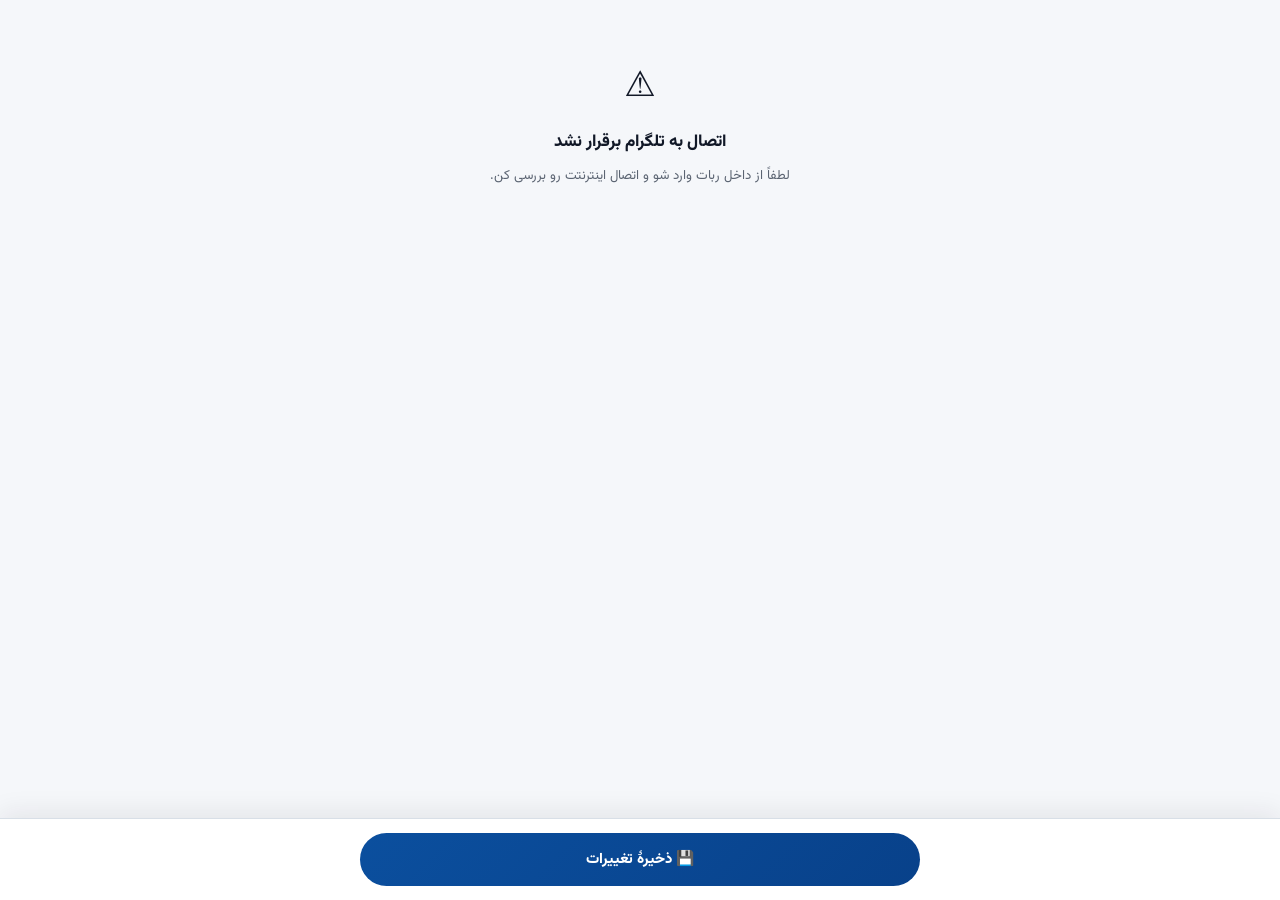
<file: project/webapp/edit.html>
<!DOCTYPE html>
<html lang="fa" dir="rtl">
<head>
<meta charset="UTF-8">
<meta name="viewport" content="width=device-width, initial-scale=1.0, viewport-fit=cover">
<title>ویرایش سالن</title>
<script src="https://telegram.org/js/telegram-web-app.js"></script>
<link rel="preconnect" href="https://fonts.googleapis.com">
<link rel="preconnect" href="https://fonts.gstatic.com" crossorigin>
<link href="https://fonts.googleapis.com/css2?family=Vazirmatn:wght@400;500;600;700;800&display=swap" rel="stylesheet">
<style>
    :root{
        --ink:#111827;--ink-soft:#5B6472;
        --brand:#0B4F9E;--brand-dark:#08418A;--brand-light:#E2EDFB;
        --gold:#1E6FE0;--gold-soft:#EFF5FC;
        --bg:#F5F7FA;--surface:#FFFFFF;--surface-soft:#EDF1F6;
        --sage:#15803D;--sage-soft:#E7F4EC;
        --danger:#C02525;--danger-soft:#FDE8E8;
        --border:#D8DFE7;
        --shadow-sm:0 2px 8px -4px rgba(36,27,34,.14);--shadow-md:0 10px 30px -14px rgba(36,27,34,.28);
        --radius-lg:20px;--radius-md:14px;--radius-sm:10px;
    }
    *{margin:0;padding:0;box-sizing:border-box;-webkit-tap-highlight-color:transparent}
    body{font-family:'Vazirmatn',system-ui,sans-serif;background:var(--bg);color:var(--ink);
        min-height:100vh;padding-bottom:104px;opacity:0;transition:opacity .4s ease}
    body.loaded{opacity:1}
    button,input,select,textarea{font-family:inherit}
    :focus-visible{outline:2px solid var(--brand);outline-offset:2px;border-radius:6px}
    @media (prefers-reduced-motion: reduce){*{animation-duration:.001ms !important;transition-duration:.001ms !important}}

    .page-loader{position:fixed;inset:0;background:var(--bg);z-index:999;display:flex;flex-direction:column;
        align-items:center;justify-content:center;gap:14px;transition:opacity .4s ease}
    .page-loader.hidden{opacity:0;pointer-events:none}
    .spinner{width:34px;height:34px;border:3px solid var(--brand-light);border-top-color:var(--brand);
        border-radius:50%;animation:spin .8s linear infinite}
    @keyframes spin{to{transform:rotate(360deg)}}
    .page-loader p{font-size:.85rem;color:var(--ink-soft);font-weight:600}

    .error-screen{display:none;padding:60px 24px;text-align:center}
    .error-screen .glyph{font-size:2.2rem;margin-bottom:14px}
    .error-screen h2{font-size:1.05rem;font-weight:800;margin-bottom:10px}
    .error-screen p{font-size:.83rem;color:var(--ink-soft);line-height:1.7;max-width:340px;margin:0 auto}

    main{max-width:560px;margin:0 auto;padding:24px 18px 0;display:none}
    .intro{text-align:center;margin-bottom:22px}
    .intro .eyebrow{font-size:.72rem;font-weight:700;color:var(--brand);letter-spacing:.04em;margin-bottom:6px}
    .intro h1{font-size:1.3rem;font-weight:800}

    .card{background:var(--surface);border:1px solid var(--border);border-radius:var(--radius-lg);
        padding:20px;box-shadow:var(--shadow-sm);margin-bottom:16px}
    .card-head{display:flex;align-items:center;gap:10px;margin-bottom:18px}
    .card-head .num{flex:none;width:26px;height:26px;border-radius:50%;background:var(--brand);color:#fff;
        font-size:.78rem;font-weight:800;display:flex;align-items:center;justify-content:center}
    .card-head h2{font-size:.95rem;font-weight:800}

    .grid2{display:grid;grid-template-columns:1fr 1fr;gap:12px}
    .form-group{margin-bottom:14px}
    .form-group:last-child{margin-bottom:0}
    .form-group label{display:block;font-size:.8rem;font-weight:700;margin-bottom:6px}
    .form-group .req{color:var(--danger)}
    .form-group .opt{color:var(--ink-soft);font-weight:500}
    .input-wrap{position:relative}
    .form-group input,.form-group select,.form-group textarea{
        width:100%;border:1.5px solid var(--border);border-radius:var(--radius-sm);
        padding:12px 14px;font-size:.88rem;background:var(--surface);color:var(--ink);transition:border-color .15s;
    }
    .form-group select{
        appearance:none;-webkit-appearance:none;
        background-image:url('data:image/svg+xml,<svg xmlns="http://www.w3.org/2000/svg" viewBox="0 0 24 24" fill="none" stroke="%237A6A72" stroke-width="2"><path d="M6 9l6 6 6-6"/></svg>');
        background-repeat:no-repeat;background-position:left 12px center;background-size:16px;
    }
    .form-group select:disabled{background-color:var(--surface-soft);color:var(--ink-soft)}
    .form-group input:focus,.form-group select:focus,.form-group textarea:focus{border-color:var(--brand)}
    .form-group textarea{resize:vertical;min-height:70px}
    .form-group.invalid input,.form-group.invalid select{border-color:var(--danger)}
    .valid-badge{position:absolute;left:12px;top:50%;transform:translateY(-50%);font-size:.9rem;display:none;pointer-events:none}
    .valid-badge.show{display:block}
    .error-text{display:none;font-size:.75rem;color:var(--danger);margin-top:5px;font-weight:600}
    .form-group.invalid .error-text{display:block}

    /* invitation link card */
    .link-active{background:var(--sage-soft);border:1.5px solid var(--sage);border-radius:var(--radius-md);padding:16px}
    .link-active .top-row{display:flex;justify-content:space-between;align-items:center;margin-bottom:10px}
    .link-active .top-row b{font-size:.82rem;color:#3D5940}
    .badge-live{font-size:.68rem;font-weight:700;color:#fff;background:var(--sage);padding:3px 10px;border-radius:999px}
    .link-value-row{display:flex;gap:8px;align-items:center}
    .link-value-row input{flex:1;background:var(--surface);border:1px solid var(--border);border-radius:var(--radius-sm);
        padding:10px 12px;font-size:.78rem;direction:ltr;text-align:left;color:var(--ink)}
    .icon-btn{flex:none;width:38px;height:38px;border-radius:var(--radius-sm);border:none;cursor:pointer;
        display:flex;align-items:center;justify-content:center;font-size:1rem;transition:transform .1s}
    .icon-btn:active{transform:scale(.92)}
    .icon-btn.copy{background:var(--sage);color:#fff}
    .icon-btn.share{background:var(--brand);color:#fff}
    .link-feedback{font-size:.76rem;font-weight:700;margin-top:8px;min-height:16px;color:var(--sage)}
    .link-hint{font-size:.74rem;color:#4B6B4E;margin-top:8px;line-height:1.6}

    .link-empty{text-align:center;padding:8px 4px}
    .link-empty p{font-size:.8rem;color:var(--ink-soft);margin-bottom:12px;line-height:1.6}
    .link-empty a{display:inline-block;background:var(--brand);color:#fff;font-weight:700;font-size:.82rem;
        padding:10px 20px;border-radius:999px;text-decoration:none}

    .banner{border-radius:var(--radius-sm);padding:13px 14px;font-size:.83rem;font-weight:600;
        display:flex;align-items:flex-start;gap:8px;margin-bottom:16px;line-height:1.6}
    .banner.error{background:var(--danger-soft);color:var(--danger)}

    .cta-bar{position:fixed;left:0;right:0;bottom:0;background:var(--surface);border-top:1px solid var(--border);
        padding:14px 18px calc(14px + env(safe-area-inset-bottom));box-shadow:0 -6px 24px rgba(36,27,34,.08);z-index:30}
    .cta-inner{max-width:560px;margin:0 auto}
    .cta-btn{width:100%;background:linear-gradient(135deg,var(--brand),var(--brand-dark));color:#fff;border:none;
        border-radius:999px;padding:15px;font-size:.92rem;font-weight:800;cursor:pointer;
        display:flex;align-items:center;justify-content:center;gap:8px;transition:transform .1s,filter .15s}
    .cta-btn:active{transform:scale(.98)}
    .cta-btn:disabled{opacity:.6;cursor:not-allowed}
    .cta-btn .spin{width:16px;height:16px;border:2px solid rgba(255,255,255,.4);border-top-color:#fff;
        border-radius:50%;animation:spin .7s linear infinite;display:none}
    .cta-btn.loading .spin{display:block}
    .cta-btn.loading .label{display:none}

    .success-screen{display:none;text-align:center;padding:40px 10px 10px}
    .success-badge{width:70px;height:70px;border-radius:50%;background:var(--sage-soft);
        display:flex;align-items:center;justify-content:center;font-size:2rem;margin:0 auto 18px;
        animation:pop .4s cubic-bezier(.34,1.56,.64,1) both}
    @keyframes pop{from{transform:scale(0)}to{transform:scale(1)}}
    .success-screen h2{font-size:1.15rem;font-weight:800;margin-bottom:8px}
    .success-screen p{font-size:.85rem;color:var(--ink-soft);line-height:1.7}
</style>
</head>
<body>

<div class="page-loader" id="pageLoader">
    <div class="spinner"></div>
    <p>در حال بارگذاری اطلاعات سالن...</p>
</div>

<div class="error-screen" id="errorScreen">
    <div class="glyph">⚠️</div>
    <h2 id="errorTitle">خطا در بارگذاری</h2>
    <p id="errorText">لطفاً دوباره از داخل ربات تلاش کن.</p>
</div>

<main id="app">
    <div class="intro">
        <div class="eyebrow">تنظیمات سالن</div>
        <h1>اطلاعات سالنت رو ویرایش کن</h1>
    </div>

    <div id="messageZone"></div>

    <form id="business-form" novalidate>
        <input type="hidden" id="business_id" name="business_id">

        <div class="card">
            <div class="card-head"><span class="num">1</span><h2>اطلاعات سالن</h2></div>
            <div class="form-group" data-field="business_name">
                <label for="business_name">نام سالن <span class="req">*</span></label>
                <input type="text" id="business_name" name="name" required>
                <div class="error-text">نام سالن الزامیه</div>
            </div>
            <div class="form-group" data-field="phone">
                <label for="phone">شماره موبایل <span class="req">*</span></label>
                <div class="input-wrap">
                    <input type="tel" id="phone" name="phone" required placeholder="09123456789" pattern="^09[0-9]{9}$">
                    <span class="valid-badge" id="phoneValidBadge">✅</span>
                </div>
                <div class="error-text">شمارهٔ موبایل باید ۱۱ رقم و با 09 شروع بشه</div>
            </div>
            <div class="form-group" data-field="category">
                <label for="category">دسته‌بندی <span class="req">*</span></label>
                <select id="category" name="type" required><option value="" disabled selected>یک دسته انتخاب کن</option></select>
                <div class="error-text">انتخاب دسته‌بندی الزامیه</div>
            </div>
            <div class="grid2">
                <div class="form-group" data-field="province">
                    <label for="province">استان <span class="req">*</span></label>
                    <select id="province" name="province" required><option value="" disabled selected>انتخاب کن</option></select>
                    <div class="error-text">انتخاب استان الزامیه</div>
                </div>
                <div class="form-group" data-field="city">
                    <label for="city">شهر <span class="req">*</span></label>
                    <select id="city" name="city" required disabled><option value="" disabled selected>اول استان</option></select>
                    <div class="error-text">انتخاب شهر الزامیه</div>
                </div>
            </div>
            <div class="form-group">
                <label for="address">آدرس دقیق <span class="opt">(اختیاری)</span></label>
                <textarea id="address" name="address" rows="3"></textarea>
            </div>
        </div>

        <div class="card" id="invitationCard">
            <div class="card-head"><span class="num">2</span><h2>لینک اختصاصی رزرو</h2></div>
            <div id="invitationContent"></div>
        </div>
    </form>

    <div class="success-screen" id="successScreen"></div>
</main>

<div class="cta-bar" id="ctaBar">
    <div class="cta-inner">
        <button type="submit" id="submit-button" form="business-form" class="cta-btn">
            <span class="spin"></span><span class="label">💾 ذخیرهٔ تغییرات</span>
        </button>
    </div>
</div>

<script>
let tg = null;
const BOT_USERNAME = 'sabztime_bot';

function haptic(style){ try{ tg?.HapticFeedback?.impactOccurred(style || 'light'); }catch(e){} }

function hidePageLoader(){
    const loader = document.getElementById('pageLoader');
    loader.classList.add('hidden');
    setTimeout(() => { loader.style.display = 'none'; }, 400);
    document.body.classList.add('loaded');
}

function showFatalError(title, text){
    hidePageLoader();
    document.getElementById('errorTitle').textContent = title || 'خطا در بارگذاری';
    document.getElementById('errorText').textContent = text || 'لطفاً دوباره از داخل ربات تلاش کن.';
    document.getElementById('errorScreen').style.display = 'block';
}

/* ---------- Telegram WebApp detection (simplified) ---------- */
function getMockFromHash(){
    const hash = window.location.hash;
    if (!hash || !hash.includes('tgWebAppData=')) return null;
    try {
        const match = hash.match(/tgWebAppData=([^&]+)/);
        if (!match) return null;
        const raw = decodeURIComponent(match[1]);
        const params = new URLSearchParams(raw);
        const userParam = params.get('user');
        let user = {};
        if (userParam) { try { user = JSON.parse(decodeURIComponent(userParam)); } catch(e) {} }
        return {
            initData: raw, initDataUnsafe: { user },
            ready(){}, expand(){}, close(){}, HapticFeedback: { impactOccurred(){} },
            MainButton: { setText(){ return this; }, show(){ return this; }, hide(){ return this; } }
        };
    } catch(e) { return null; }
}
function resolveTelegramApp(){
    if (window.Telegram?.WebApp?.initData) return window.Telegram.WebApp;
    const fromHash = getMockFromHash();
    if (fromHash) return fromHash;
    if (window.Telegram?.WebApp) return window.Telegram.WebApp;
    return null;
}
function startApp(){
    tg = resolveTelegramApp();
    if (!tg) {
        setTimeout(() => {
            tg = resolveTelegramApp();
            if (tg) initializeApp(tg);
            else showFatalError('اتصال به تلگرام برقرار نشد', 'لطفاً از داخل ربات وارد شو و اتصال اینترنتت رو بررسی کن.');
        }, 600);
        return;
    }
    initializeApp(tg);
}

/* ---------- Data (kept identical to the salon registration form for consistency) ---------- */
const provincesAndCities = {"آذربایجان شرقی":["تبریز","مراغه","مرند","اهر","میانه","بناب","سراب","آذرشهر","هادیشهر","عجب شیر","ملکان","شبستر","بستان آباد","هشترود","اسکو","ایلخچی","جلفا","صوفیان","کلیبر","گوگان","ممقان","هریس","یامچی","کشکسرای","ورزقان","تسوج","خاروانا","سیه رود"],"آذربایجان غربی":["ارومیه","خوی","بوکان","مهاباد","میاندوآب","سلماس","پیرانشهر","نقده","تکاب","ماکو","سردشت","شاهین دژ","اشنویه","شوط","قره ضیاءالدین","ربط","محمدیار","سیلوانا","بازرگان","نالوس","تازه شهر","پلدشت","دیزج دیز","سرو","فیرورق","قطور","ایواوغلی","نوشین"],"اردبیل":["اردبیل","پارس آباد","مشگین شهر","خلخال","گرمی","بیله سوار","نمین","جعفرآباد","گیوی","نیر","اصلاندوز","سرعین","آبی بیگلو","عنبران","تازه کند انگوت","اسلام اباد"],"اصفهان":["اصفهان","کاشان","خمینی شهر","نجف آباد","شاهین شهر","شهرضا","فولادشهر","مبارکه","آران و بیدگل","گلپایگان","زرین شهر","درچه","فلاورجان","لنجان","خوراسگان","تیران","نطنز","سمیرم","نائین","دهاقان","قهدریجان","گزبرخوار","اردستان","ورزنه","بادرود","هرند","دیزیچه","عسگران","داران","فریدونشهر"],"البرز":["کرج","فردیس","کمال شهر","نظرآباد","محمدشهر","ماهدشت","مشکین دشت","هشتگرد","چهارباغ","اشتهارد","گرمدره","گلسار","طالقان","آسارا","کوهسار"],"ایلام":["ایلام","دهلران","ایوان","آبدانان","دره شهر","مهران","سرابله","ارکواز","بدره","لومار","موسیان","پهله","توحید"],"بوشهر":["بوشهر","برازجان","گناوه","خورموج","جم","کنگان","دیر","عسلویه","کاکی","اهرم","دیلم","آب پخش","وحدتیه","شبانکاره","ریز","دلوار","سیراف","نخل تقی","چغادک","جزیره خارک"],"تهران":["تهران","اسلام شهر","شهریار","قدس","ملارد","صالحیه","پاکدشت","قرچک","ورامین","گلستان","ری","اندیشه","رباط کریم","پرند","باقرشهر","پیشوا","نسیم شهر","صباشهر","چهاردانگه","دماوند","حسن آباد","کهریزک","فردوسیه","رودهن","بومهن","پردیس","لواسان","تجریش","فشم","آبعلی","شاهدشهر","صفادشت","جوادآباد","فرون آباد","قیامدشت"],"چهارمحال و بختیاری":["شهرکرد","بروجن","فرخ شهر","فارسان","لردگان","هفشجان","جونقان","سامان","فرادنبه","بن","شهر کیان","سورشجان","بلداجی","باباحیدر","اردل","نقنه","پردنجان","شلمزار","گندمان","گهرو","کاج","کوهرنگ","آلونی","مال خلیفه"],"خراسان جنوبی":["بیرجند","قائن","فردوس","طبس","نهبندان","سربیشه","سرایان","بشرویه","خوسف","درمیان","مود","اسلامیه","عشق آباد","آرین شهر"],"خراسان رضوی":["مشهد","سبزوار","نیشابور","تربت حیدریه","کاشمر","قوچان","تربت جام","تایباد","چناران","سرخس","گناباد","فریمان","درگز","بردسکن","خواف","طرقبه","گلبهار","فیض آباد","نقاب","شاندیز","خلیل آباد","بجستان","سنگان","کلات","جغتای"],"خراسان شمالی":["بجنورد","شیروان","اسفراین","آشخانه","جاجرم","فاروج","گرمه","درق","راز","شوقان"],"خوزستان":["اهواز","دزفول","آبادان","بندر ماهشهر","اندیمشک","خرمشهر","ایذه","شوشتر","مسجد سلیمان","بهبهان","رامهرمز","شادگان","شوش","سوسنگرد","هندیجان","لالی","باغ ملک","امیدیه","گتوند","حمیدیه","رامشیر","هویزه","ویس"],"زنجان":["زنجان","ابهر","خرمدره","قیدار","هیدج","صائین قلعه","آب بر","سلطانیه","سجاس","زرین رود","ارمغانخانه","ماهنشان"],"سمنان":["سمنان","شاهرود","دامغان","گرمسار","مهدی شهر","ایوانکی","شهمیرزاد","بسطام","کلاته خیج","آرادان","سرخه"],"سیستان و بلوچستان":["زاهدان","زابل","ایرانشهر","چابهار","سراوان","خاش","کنارک","جالق","نیک شهر","پیشین","بمپور","فنوج","قصرقند","میرجاوه","دوست محمد"],"فارس":["شیراز","کازرون","جهرم","مرودشت","فسا","داراب","فیروزآباد","لار","آباده","نورآباد","نی ریز","اقلید","استهبان","گراش","زرقان","کوار","لامرد","صفاشهر","قائمیه","فراشبند","اوز","ارسنجان","بوانات","سروستان","سعادت شهر","ایزدخواست"],"قزوین":["قزوین","تاکستان","الوند","اقبالیه","محمدیه","آبیک","بوئین زهرا","شال","اسفرورین","محمودآباد نمونه","بیدستان","ضیاءآباد"],"قم":["قم","جعفریه","کهک","قنوات","سلفچگان"],"کردستان":["سنندج","سقز","مریوان","بانه","کامیاران","قروه","دیواندره","بیجار","دهگلان","سروآباد","آرمرده","دلبران"],"کرمان":["کرمان","سیرجان","رفسنجان","جیرفت","بم","زرند","کهنوج","شهر بابک","بافت","بردسیر","محمدآباد","راور","ماهان","کوهبنان","انار","منوجان","قلعه گنج","رودبار"],"کرمانشاه":["کرمانشاه","اسلام آباد غرب","جوانرود","کنگاور","سرپل ذهاب","سنقر","هرسین","صحنه","پاوه","روانسر","گیلانغرب","قصر شیرین","ثلاث باباجانی","کرند غرب"],"کهگیلویه و بویراحمد":["یاسوج","دوگنبدان","دهدشت","لیکک","چرام","لنده","باشت","سی سخت","سوق"],"گلستان":["گرگان","گنبد کاووس","بندر ترکمن","علی آباد کتول","آق قلا","کردکوی","بندر گز","مینودشت","گالیکش","کلاله","آزادشهر","رامیان","خان ببین"],"گیلان":["رشت","بندر انزلی","لاهیجان","لنگرود","تالش","آستارا","صومعه سرا","آستانه اشرفیه","رودسر","فومن","خمام","سیاهکل","رضوانشهر","ماسال","رودبار","املش","منجیل","لوشان"],"لرستان":["خرم آباد","بروجرد","دورود","کوهدشت","الیگودرز","نورآباد","ازنا","الشتر","پلدختر","کونانی","چقابل"],"مازندران":["ساری","بابل","آمل","قائم شهر","بهشهر","چالوس","نکا","بابلسر","نوشهر","تنکابن","جویبار","فریدون کنار","رامسر","محمودآباد","زیرآب","پل سفید","کیاکلا","نور","گلوگاه"],"مرکزی":["اراک","ساوه","خمین","محلات","دلیجان","کرهرود","شازند","مأمونیه","تفرش","آشتیان","کمیجان","خنداب","فرمهین"],"هرمزگان":["بندرعباس","میناب","دهبارز","بندر لنگه","کیش","قشم","بستک","حاجی آباد","کنگ","بندر جاسک","بندر خمیر","پارسیان","درگهان"],"همدان":["همدان","ملایر","نهاوند","اسدآباد","تویسرکان","بهار","کبودرآهنگ","رزن","لالجین","فامنین","مریانج","ازندریان"],"یزد":["یزد","میبد","اردکان","بافق","مهریز","ابرکوه","تفت","اشکذر","هرات","زارچ","حمیدیا"]};
const categories = ["سلامت و زیبایی","آموزش و مهارت","خدمات فنی و تعمیرات","خدمات منزل","رستوران و خوراکی","مالی و حقوقی","ورزشی و تناسب اندام","مشاوره و روانشناسی","حمل‌ونقل و باربری","فناوری و دیجیتال","فرهنگی و هنری","کشاورزی و دامپروری","صنعت و تولید","املاک و ساختمان","گردشگری و سرگرمی","سایر (گروه آزاد)"];

/* ---------- Main init ---------- */
function initializeApp(telegramApp) {
    tg = telegramApp;
    try { tg.ready?.(); } catch(e) {}
    try { tg.expand?.(); } catch(e) {}
    try { tg.MainButton?.hide?.(); } catch(e) {}
    try { if (tg.setHeaderColor) tg.setHeaderColor('#F5F7FA'); } catch(e) {}
    try { if (tg.setBackgroundColor) tg.setBackgroundColor('#F5F7FA'); } catch(e) {}

    const form = document.getElementById('business-form');
    const submitButton = document.getElementById('submit-button');
    const provinceSelect = document.getElementById('province');
    const citySelect = document.getElementById('city');
    const categorySelect = document.getElementById('category');

    Object.keys(provincesAndCities).sort((a,b)=>a.localeCompare(b,'fa')).forEach(p => provinceSelect.add(new Option(p,p)));
    categories.forEach(c => categorySelect.add(new Option(c,c)));

    function updateCities(selectedCity){
        const selectedProvince = provinceSelect.value;
        citySelect.innerHTML = '<option value="" disabled selected>انتخاب کن</option>';
        citySelect.disabled = true;
        if (selectedProvince && provincesAndCities[selectedProvince]) {
            provincesAndCities[selectedProvince].sort((a,b)=>a.localeCompare(b,'fa')).forEach(c => citySelect.add(new Option(c,c)));
            citySelect.disabled = false;
            if (selectedCity) citySelect.value = selectedCity;
        }
    }
    provinceSelect.addEventListener('change', () => updateCities());

    const params = new URLSearchParams(window.location.search);
    const businessId = params.get('id');
    if (!businessId) {
        showFatalError('شناسهٔ سالن یافت نشد', 'این خطا معمولاً به‌خاطر مشکل در لینک ایجادشده توسط رباته. به ربات برگرد و دوباره تلاش کن.');
        return;
    }
    document.getElementById('business_id').value = businessId;

    fetch(`api.php?action=get_business&id=${businessId}`, { headers: { 'X-Telegram-Init-Data': tg.initData } })
        .then(r => r.json())
        .then(result => {
            if (result.status !== 'success') {
                showFatalError('خطا در دریافت اطلاعات', result.message || 'خطا در دریافت اطلاعات سالن.');
                return;
            }
            const business = result.data;
            document.getElementById('business_name').value = business.name || '';
            document.getElementById('phone').value = business.phone || '';
            document.getElementById('phone').dispatchEvent(new Event('input'));
            categorySelect.value = business.type || '';
            provinceSelect.value = business.province || '';
            updateCities(business.city);
            document.getElementById('address').value = business.address || '';

            renderInvitationSection(business, businessId);

            hidePageLoader();
            document.getElementById('app').style.display = 'block';
        })
        .catch(error => {
            console.error('Fetch Error:', error);
            showFatalError('خطا در ارتباط با سرور', 'اتصال اینترنتت رو بررسی کن و دوباره تلاش کن.');
        });

    function renderInvitationSection(business, businessId){
        const el = document.getElementById('invitationContent');
        if (business.link_alias && business.link_alias.trim() !== '') {
            const fullLink = `https://t.me/${BOT_USERNAME}?start=${business.link_alias}`;
            el.innerHTML = `
                <div class="link-active">
                    <div class="top-row"><b>🔗 لینک رزرو تو</b><span class="badge-live">فعال</span></div>
                    <div class="link-value-row">
                        <input type="text" id="invitation-link-display" readonly value="${fullLink}">
                        <button type="button" class="icon-btn copy" id="copy-invitation-btn" aria-label="کپی">📋</button>
                        <button type="button" class="icon-btn share" id="share-invitation-btn" aria-label="اشتراک">📤</button>
                    </div>
                    <div class="link-feedback" id="invitation-feedback"></div>
                    <div class="link-hint">این لینک رو با مشتری‌هات به اشتراک بذار تا مستقیم به صفحهٔ رزروت برسن.</div>
                </div>
                <div style="text-align:center;margin-top:12px">
                    <a href="link.html?id=${businessId}" style="font-size:.8rem;color:var(--brand);font-weight:700;text-decoration:none">✏️ تغییر نام لینک</a>
                </div>
            `;
            const feedback = document.getElementById('invitation-feedback');
            document.getElementById('copy-invitation-btn').addEventListener('click', () => {
                navigator.clipboard.writeText(fullLink).then(() => {
                    feedback.textContent = '✅ لینک کپی شد!';
                    haptic('light');
                    setTimeout(() => { feedback.textContent = ''; }, 2000);
                }).catch(() => { feedback.textContent = '❌ خطا در کپی لینک'; feedback.style.color = 'var(--danger)'; });
            });
            document.getElementById('share-invitation-btn').addEventListener('click', () => {
                const shareText = `🔗 لینک رزرو ${business.name}\n\n${fullLink}\n\nبرای رزرو نوبت روی لینک بالا بزن.`;
                if (navigator.share) {
                    navigator.share({ title: `لینک رزرو ${business.name}`, text: shareText });
                } else {
                    navigator.clipboard.writeText(shareText).then(() => {
                        feedback.textContent = '✅ متن اشتراک‌گذاری کپی شد!';
                        setTimeout(() => { feedback.textContent = ''; }, 2000);
                    });
                }
            });
        } else {
            el.innerHTML = `
                <div class="link-empty">
                    <p>هنوز لینک اختصاصی نساختی. با ساختنش، مشتری‌ها می‌تونن مستقیم از تلگرام برات رزرو کنن.</p>
                    <a href="link.html?id=${businessId}">🆕 ساخت لینک اختصاصی</a>
                </div>
            `;
        }
    }

    /* live validation */
    function fieldWrap(el){ return el.closest('.form-group'); }
    function markValid(el){ fieldWrap(el)?.classList.remove('invalid'); }
    function markInvalid(el){ fieldWrap(el)?.classList.add('invalid'); }

    document.getElementById('business_name').addEventListener('blur', e => {
        if (e.target.value.trim()) markValid(e.target); else markInvalid(e.target);
    });
    ['category','province','city'].forEach(id => {
        document.getElementById(id).addEventListener('change', e => markValid(e.target));
    });
    const phoneInput = document.getElementById('phone');
    phoneInput.addEventListener('input', () => {
        const ok = /^09[0-9]{9}$/.test(phoneInput.value.trim());
        document.getElementById('phoneValidBadge').classList.toggle('show', ok);
        if (ok) markValid(phoneInput);
    });
    phoneInput.addEventListener('blur', () => {
        if (!/^09[0-9]{9}$/.test(phoneInput.value.trim())) markInvalid(phoneInput);
    });

    function validateForm(){
        let isValid = true;
        form.querySelectorAll('[required]').forEach(input => {
            if (!input.value || input.value.trim() === '') { markInvalid(input); isValid = false; }
            else markValid(input);
        });
        if (!/^09[0-9]{9}$/.test(phoneInput.value.trim())) { markInvalid(phoneInput); isValid = false; }
        return isValid;
    }

    function setLoading(isLoading){
        submitButton.disabled = isLoading;
        submitButton.classList.toggle('loading', isLoading);
    }

    function showMessage(message){
        const zone = document.getElementById('messageZone');
        zone.innerHTML = `<div class="banner error">⚠️ <span>${message}</span></div>`;
        zone.scrollIntoView({ behavior: 'smooth', block: 'start' });
        setTimeout(() => { zone.innerHTML = ''; }, 6000);
    }

    function showSuccessScreen(message){
        form.style.display = 'none';
        document.getElementById('ctaBar').style.display = 'none';
        document.getElementById('messageZone').innerHTML = '';
        const screen = document.getElementById('successScreen');
        screen.style.display = 'block';
        screen.innerHTML = `
            <div class="success-badge">✅</div>
            <h2>تغییرات ذخیره شد!</h2>
            <p>${message || 'اطلاعات سالنت به‌روزرسانی شد.'}<br>این پنجره در چند لحظه بسته می‌شود...</p>
        `;
        haptic('medium');
    }

    form.addEventListener('submit', function(e){
        e.preventDefault();
        if (submitButton.disabled) return;
        if (!validateForm()) {
            const firstInvalid = form.querySelector('.invalid input, .invalid select');
            if (firstInvalid) { firstInvalid.focus(); firstInvalid.scrollIntoView({ behavior:'smooth', block:'center' }); }
            haptic('light');
            return;
        }
        setLoading(true);
        const data = {};
        new FormData(form).forEach((value, key) => data[key] = value);
        const requestData = { ...data, telegram_init_data: tg.initData };

        fetch('api.php', {
            method: 'POST',
            headers: { 'Content-Type': 'application/json; charset=utf-8', 'X-Telegram-Init-Data': tg.initData },
            body: JSON.stringify(requestData)
        })
        .then(r => r.json())
        .then(result => {
            if (result.status === 'success') {
                showSuccessScreen(result.message);
                if (tg.MainButton?.setText) tg.MainButton.setText('تغییرات ذخیره شد').show();
                setTimeout(() => { tg.close?.(); }, 3000);
            } else {
                showMessage(result.message || 'خطایی از سمت سرور رخ داد.');
            }
        })
        .catch(error => {
            console.error('Submit Error:', error);
            showMessage('خطا در ارتباط با سرور.');
        })
        .finally(() => setLoading(false));
    });
}

document.addEventListener('DOMContentLoaded', startApp);
</script>
</body>
</html>
</file>
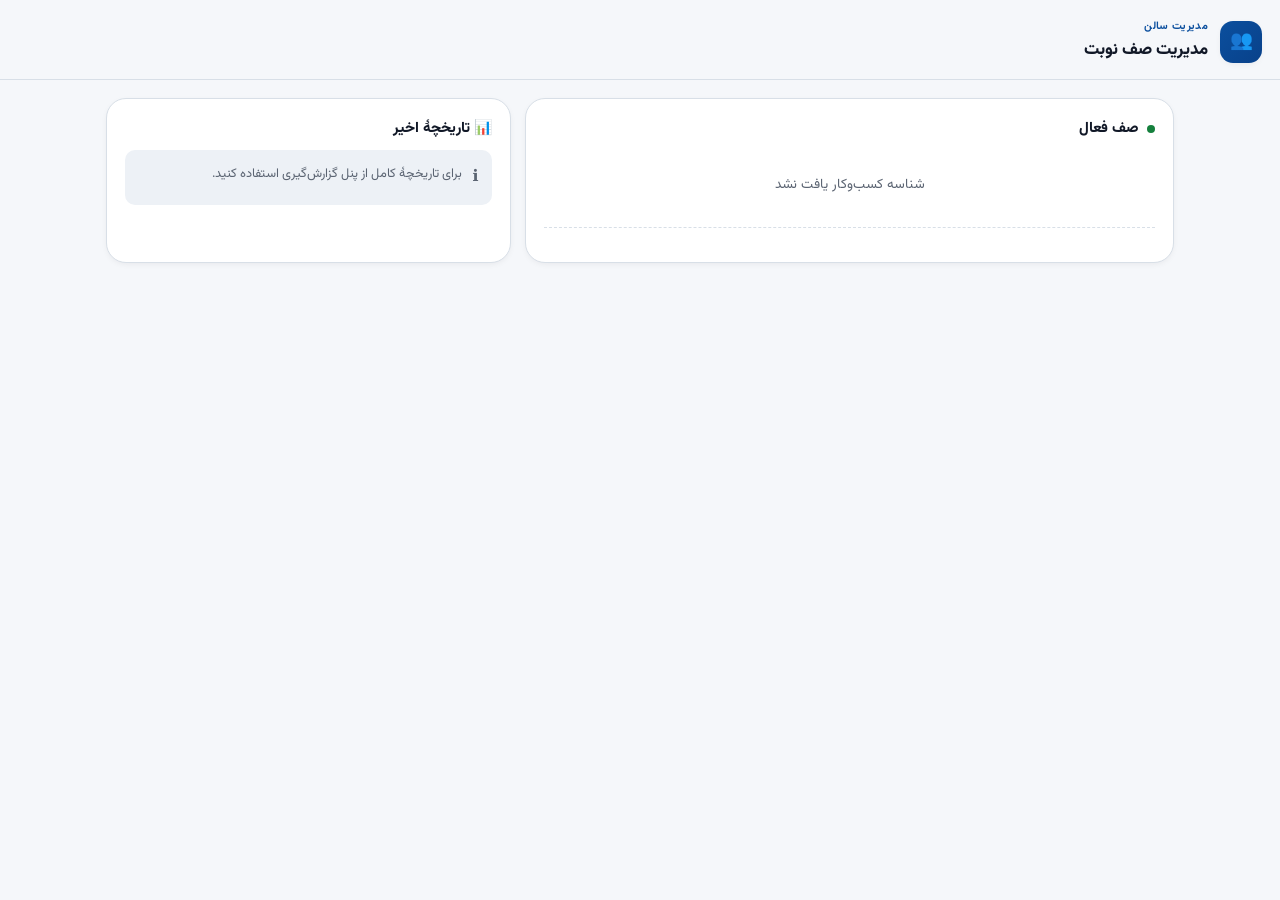
<file: project/webapp/queue.html>
<!DOCTYPE html>
<html lang="fa" dir="rtl">
<head>
<meta charset="UTF-8">
<meta name="viewport" content="width=device-width, initial-scale=1.0, viewport-fit=cover">
<title>پنل صف کسب‌وکار</title>
<script src="https://telegram.org/js/telegram-web-app.js"></script>
<link rel="preconnect" href="https://fonts.googleapis.com">
<link rel="preconnect" href="https://fonts.gstatic.com" crossorigin>
<link href="https://fonts.googleapis.com/css2?family=Vazirmatn:wght@400;500;600;700;800&display=swap" rel="stylesheet">
<style>
    :root{
        --ink:#111827;--ink-soft:#5B6472;
        --brand:#0B4F9E;--brand-dark:#08418A;--brand-light:#E2EDFB;
        --gold:#1E6FE0;--gold-soft:#EFF5FC;
        --bg:#F5F7FA;--surface:#FFFFFF;--surface-soft:#EDF1F6;
        --sage:#15803D;--sage-soft:#E7F4EC;
        --danger:#C02525;--danger-soft:#FDE8E8;
        --border:#D8DFE7;
        --shadow-sm:0 2px 8px -4px rgba(36,27,34,.14);--shadow-md:0 10px 30px -14px rgba(36,27,34,.28);
        --radius-lg:20px;--radius-md:14px;--radius-sm:10px;
    }
    *{margin:0;padding:0;box-sizing:border-box;-webkit-tap-highlight-color:transparent}
    body{font-family:'Vazirmatn',system-ui,sans-serif;background:var(--bg);color:var(--ink);
        min-height:100vh;padding-bottom:28px}
    button,input,select,textarea{font-family:inherit}
    :focus-visible{outline:2px solid var(--brand);outline-offset:2px;border-radius:6px}
    @media (prefers-reduced-motion: reduce){*{animation-duration:.001ms !important;transition-duration:.001ms !important}}

    .topbar{position:sticky;top:0;z-index:20;background:var(--bg);padding:18px 18px 14px;
        display:flex;align-items:center;gap:12px;border-bottom:1px solid var(--border)}
    .brand-badge{flex:none;width:42px;height:42px;border-radius:13px;
        background:linear-gradient(135deg,var(--brand),var(--brand-dark));display:flex;align-items:center;
        justify-content:center;font-size:1.15rem;box-shadow:var(--shadow-sm)}
    .topbar-text{flex:1;min-width:0}
    .topbar-text .eyebrow{font-size:.68rem;font-weight:700;color:var(--brand);letter-spacing:.03em;margin-bottom:2px}
    .topbar-text h1{font-size:1.05rem;font-weight:800}
    .topbar-text #businessTitle{font-size:.75rem;color:var(--ink-soft);font-weight:600;margin-top:2px}

    .container{max-width:1100px;margin:0 auto;padding:18px 16px 0}
    .grid{display:grid;grid-template-columns:1fr;gap:14px}
    @media(min-width:860px){.grid{grid-template-columns:1.6fr 1fr}}

    .card{background:var(--surface);border:1px solid var(--border);border-radius:var(--radius-lg);
        padding:18px;box-shadow:var(--shadow-sm)}
    .card-head{display:flex;align-items:center;justify-content:space-between;gap:10px;margin-bottom:6px}
    .card-head .title-group{display:flex;align-items:center;gap:8px}
    .live-dot{width:8px;height:8px;border-radius:50%;background:var(--sage);flex:none;
        box-shadow:0 0 0 0 rgba(91,127,94,.5);animation:livePulse 1.8s ease-out infinite}
    @keyframes livePulse{
        0%{box-shadow:0 0 0 0 rgba(91,127,94,.45)}
        70%{box-shadow:0 0 0 7px rgba(91,127,94,0)}
        100%{box-shadow:0 0 0 0 rgba(91,127,94,0)}
    }
    .card-head h2{font-size:.92rem;font-weight:800}
    #avgDuration{font-size:.74rem;color:var(--ink-soft);font-weight:600}

    .row{display:flex;justify-content:space-between;align-items:center;gap:10px;
        border-bottom:1px solid var(--border);padding:14px 2px}
    .row:first-of-type{padding-top:16px}
    .row:last-child{border-bottom:none}
    .name{font-weight:800;font-size:.92rem;display:flex;align-items:center;gap:8px;flex-wrap:wrap}
    .muted{color:var(--ink-soft);font-size:.78rem;margin-top:4px}
    .badge{display:inline-block;background:var(--gold-soft);color:var(--brand-dark);
        padding:.22rem .6rem;border-radius:999px;font-size:.7rem;font-weight:700}
    .actions{display:flex;flex-direction:column;align-items:flex-end;gap:8px;flex:none}
    .actions .muted{margin-top:0;font-variant-numeric:tabular-nums}
    button{padding:.55rem 1rem;border:none;border-radius:var(--radius-sm);cursor:pointer;
        font-size:.8rem;font-weight:700;transition:transform .1s}
    button:active{transform:scale(.96)}
    .primary{background:linear-gradient(135deg,var(--sage),#4a6c4d);color:#fff;box-shadow:var(--shadow-sm)}
    .secondary{background:var(--surface-soft);color:var(--ink-soft)}
    .danger{background:var(--danger-soft);color:var(--danger)}

    .footer{display:flex;justify-content:space-between;align-items:center;margin-top:4px;
        padding-top:12px;border-top:1px dashed var(--border);color:var(--ink-soft);font-size:.72rem;font-weight:600}
    #queueList .muted:only-child{padding:28px 4px;text-align:center;font-size:.85rem}

    .card.history{margin-top:0}
    .history-note{display:flex;align-items:flex-start;gap:10px;background:var(--surface-soft);
        border-radius:var(--radius-sm);padding:14px;font-size:.8rem;color:var(--ink-soft);line-height:1.7;margin-top:10px}
    .history-note .ico{flex:none;font-size:1rem}

    @media(max-width:520px){
        .row{flex-direction:column;align-items:stretch}
        .actions{flex-direction:row;justify-content:space-between;align-items:center;width:100%;margin-top:10px}
    }
</style>
</head>
<body>
    <div class="topbar">
        <div class="brand-badge">👥</div>
        <div class="topbar-text">
            <div class="eyebrow">مدیریت سالن</div>
            <h1>مدیریت صف نوبت</h1>
            <div id="businessTitle" class="muted"></div>
        </div>
    </div>
    <div class="container">
        <div class="grid">
            <div class="card">
                <div class="card-head">
                    <div class="title-group">
                        <span class="live-dot"></span>
                        <h2>صف فعال</h2>
                    </div>
                    <div id="avgDuration" class="muted"></div>
                </div>
                <div id="queueList"></div>
                <div class="footer">
                    <span id="lastUpdated" class="muted"></span>
                </div>
            </div>
            <div class="card history">
                <div class="card-head">
                    <div class="title-group"><h2>📊 تاریخچهٔ اخیر</h2></div>
                </div>
                <div id="historyList" class="history-note">
                    <span class="ico">ℹ️</span>
                    <span>برای تاریخچهٔ کامل از پنل گزارش‌گیری استفاده کنید.</span>
                </div>
            </div>
        </div>
    </div>
    <script>
        let tg = window.Telegram?.WebApp || {};
        let businessId = null;
        const queueList = document.getElementById('queueList');
        const avgDurationEl = document.getElementById('avgDuration');
        const lastUpdatedEl = document.getElementById('lastUpdated');
        
        const businessTitle = document.getElementById('businessTitle');

        function init(){
            if(tg.ready) tg.ready();
            const params = new URLSearchParams(location.search);
            businessId = params.get('business_id');
            if(!businessId){
                queueList.innerHTML = '<div class="muted">شناسه کسب‌وکار یافت نشد</div>';
                return;
            }
            businessTitle.textContent = 'کد کسب‌وکار: ' + businessId;
            fetchQueue();
            setInterval(fetchQueue, 3000);
        }

        async function fetchQueue(){
            try{
                const res = await fetch(`api.php?action=get_active_queue&business_id=${encodeURIComponent(businessId)}`, {
                    headers: { 'X-Telegram-Init-Data': tg.initData || '' }
                });
                const out = await res.json();
                if(out.status !== 'success') throw new Error(out.message||'خطا');
                renderQueue(out.queue || []);
                avgDurationEl.textContent = `میانگین زمان خدمت: ${Math.round(out.avg_duration_minutes)} دقیقه`;
                lastUpdatedEl.textContent = 'آخرین بروزرسانی: ' + new Date().toLocaleTimeString('fa-IR');
            }catch(err){
                console.error(err);
            }
        }

        function renderQueue(items){
            if(!items.length){
                queueList.innerHTML = '<div class="muted">رزروی در صف نیست</div>';
                return;
            }
            queueList.innerHTML = '';
            items.forEach((it,idx)=>{
                const row = document.createElement('div');
                row.className = 'row';
                const isCurrent = it.queue_status === 'in_progress' || idx===0;
                const btn = document.createElement('button');
                btn.className = 'primary';
                btn.textContent = 'تکمیل خدمت';
                btn.onclick = ()=> completeBooking(it.id);
                const eta = document.createElement('span');
                eta.className = 'muted';
                eta.textContent = `ETA: ${it.eta_minutes} دقیقه`;
                const actions = document.createElement('div');
                actions.className = 'actions';
                actions.appendChild(eta);
                actions.appendChild(btn);
                const left = document.createElement('div');
                left.innerHTML = `
                        <div class="name">${it.customer_name || 'نامشخص'} <span class="badge">${isCurrent? 'در حال انجام' : 'در انتظار'}</span></div>
                        <div class="muted">📞 ${it.customer_phone || '-'} • ⏰ ${it.start_time?.slice(0,5) || '-'} • موقعیت: ${it.position}</div>
                `;
                row.appendChild(left);
                row.appendChild(actions);
                queueList.appendChild(row);
            });
        }

        async function completeBooking(bookingId){
            if(!confirm('این رزرو تکمیل شود و از صف حذف گردد؟')) return;
            try{
                const res = await fetch('api.php?action=complete_booking', {
                    method: 'POST', headers: {'Content-Type':'application/json','X-Telegram-Init-Data': tg.initData || ''},
                    body: JSON.stringify({business_id: businessId, booking_id: bookingId, telegram_init_data: tg.initData || ''})
                });
                const out = await res.json();
                if(out.status === 'success'){
                    fetchQueue();
                } else {
                    alert(out.message||'خطا در تکمیل رزرو');
                }
            }catch(err){
                alert('خطا در ارتباط با سرور');
            }
        }

        document.addEventListener('DOMContentLoaded', init);
    </script>
</body>
</html>
</file>
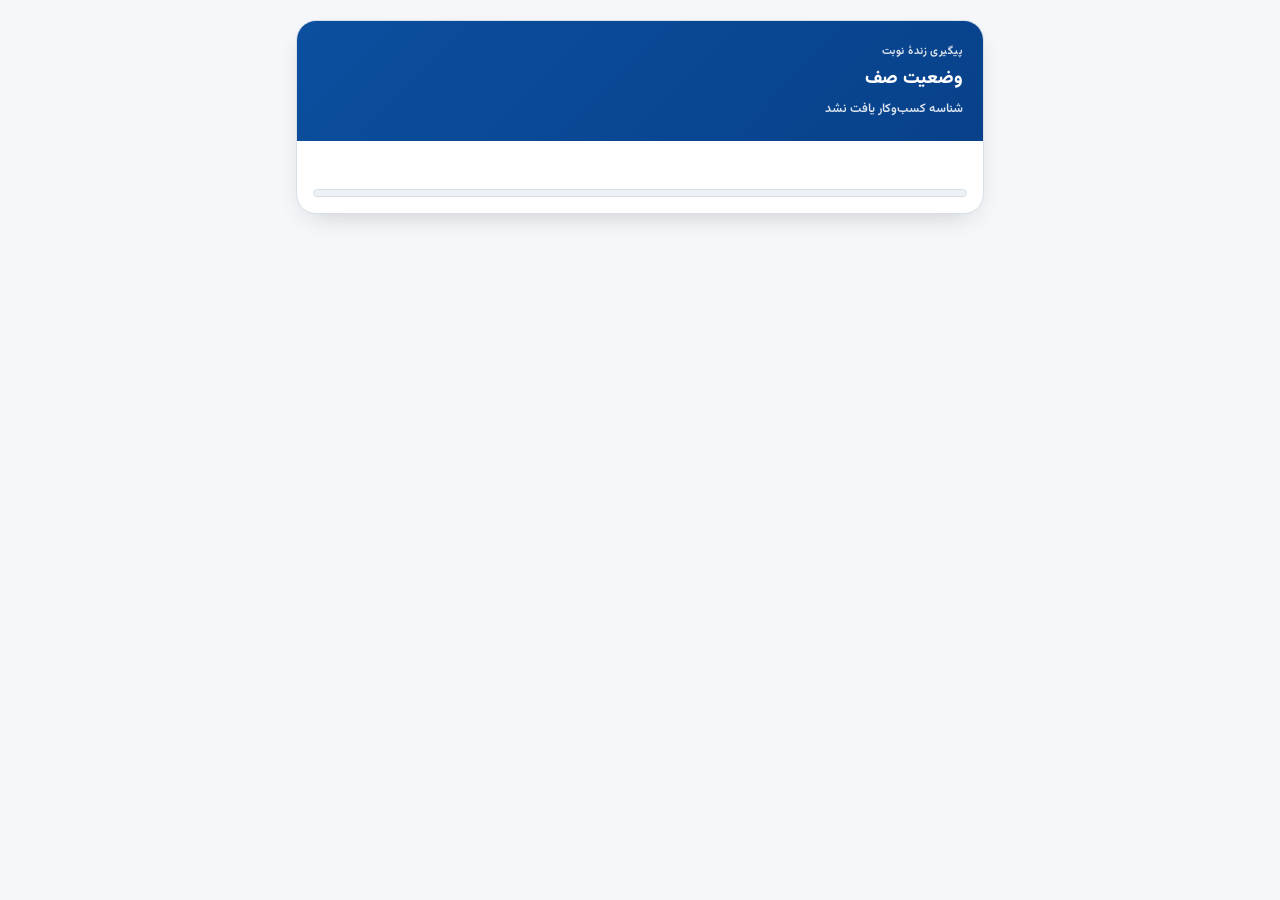
<file: project/webapp/queue_view.html>
<!DOCTYPE html>
<html lang="fa" dir="rtl">
<head>
    <meta charset="UTF-8">
    <meta name="viewport" content="width=device-width, initial-scale=1.0">
    <title>صف نوبت کسب‌وکار</title>
    <script src="https://telegram.org/js/telegram-web-app.js"></script>
    <link rel="preconnect" href="https://fonts.googleapis.com">
    <link rel="preconnect" href="https://fonts.gstatic.com" crossorigin>
    <link href="https://fonts.googleapis.com/css2?family=Vazirmatn:wght@400;500;600;700;800&display=swap" rel="stylesheet">
    <style>
        :root{
            --ink:#111827;--ink-soft:#5B6472;
            --brand:#0B4F9E;--brand-dark:#08418A;--brand-light:#E2EDFB;
            --gold:#1E6FE0;--gold-soft:#EFF5FC;
            --bg:#F5F7FA;--surface:#FFFFFF;--surface-soft:#EDF1F6;
            --sage:#15803D;--sage-soft:#E7F4EC;
            --danger:#C02525;--danger-soft:#FDE8E8;
            --border:#D8DFE7;
            --shadow-sm:0 2px 8px -4px rgba(36,27,34,.14);--shadow-md:0 10px 30px -14px rgba(36,27,34,.28);
            --radius-lg:20px;--radius-md:14px;--radius-sm:10px;
        }
        *{box-sizing:border-box;-webkit-tap-highlight-color:transparent}
        body{margin:0;font-family:'Vazirmatn',system-ui,sans-serif;background:var(--bg);color:var(--ink)}
        .container{max-width:720px;margin:0 auto;padding:20px 16px}
        .card{background:var(--surface);border-radius:var(--radius-lg);box-shadow:var(--shadow-md);
            border:1px solid var(--border);overflow:hidden}
        .header{background:linear-gradient(135deg,var(--brand),var(--brand-dark));color:#fff;padding:22px 20px}
        .header .eyebrow{font-size:.68rem;font-weight:700;letter-spacing:.04em;opacity:.85;margin-bottom:4px}
        #title{font-size:1.15rem;font-weight:800}
        #summary{color:rgba(255,255,255,.85);font-size:.78rem;margin-top:6px;font-weight:600}

        .list{padding:16px}
        .row{display:flex;justify-content:space-between;align-items:center;gap:10px;
            border-bottom:1px solid var(--border);padding:12px 2px}
        .row:last-child{border-bottom:none}
        .name{font-weight:800;font-size:.9rem}
        .muted{color:var(--ink-soft);font-size:.78rem;margin-top:3px}
        .list .muted:only-child{padding:22px 4px;text-align:center;font-size:.85rem}

        .highlight{background:var(--gold-soft);border:1px solid var(--gold);border-radius:var(--radius-md);
            padding:14px;margin:6px 0}
        .row.me{background:var(--sage-soft);border:1px solid var(--sage);border-radius:var(--radius-md);
            box-shadow:var(--shadow-sm);padding:14px;margin:6px 0}
        .row.me .name{color:var(--sage)}

        .highlight .name{font-size:.95rem;font-weight:800;color:var(--brand-dark)}
        .highlight .muted{color:var(--brand-dark);opacity:.75}

        .progress{height:8px;background:var(--surface-soft);border-radius:999px;overflow:hidden;
            border:1px solid var(--border)}
        .bar{height:100%;background:linear-gradient(90deg,var(--gold),var(--brand));width:0%;
            border-radius:999px;transition:width .4s ease}
    </style>
</head>
<body>
    <div class="container">
        <div class="card">
            <div class="header">
                <div class="eyebrow">پیگیری زندهٔ نوبت</div>
                <div id="title">وضعیت صف</div>
                <div id="summary"></div>
            </div>
            <div class="list" id="queueList"></div>
            <div class="list">
                <div id="userInfo" class="highlight" style="display:none"></div>
                <div class="progress"><div id="progressBar" class="bar"></div></div>
            </div>
        </div>
    </div>

    <script>
        let tg = window.Telegram?.WebApp || {};
        let businessId = null;
        let userId = null;
        let customerPhone = null;
        const queueList = document.getElementById('queueList');
        const summary = document.getElementById('summary');
        const userInfo = document.getElementById('userInfo');
        const progressBar = document.getElementById('progressBar');

        function init(){
            if(tg.ready) tg.ready();
            const params = new URLSearchParams(location.search);
            businessId = params.get('business_id');
            customerPhone = params.get('phone') || null;
            userId = params.get('user_id') || tg.initDataUnsafe?.user?.id || null;
            if(!businessId){
                summary.textContent = 'شناسه کسب‌وکار یافت نشد';
                return;
            }
            fetchQueue();
            setInterval(fetchQueue, 3000);
        }

        async function fetchQueue(){
            try{
                const params = new URLSearchParams();
                params.set('action','get_active_queue');
                params.set('business_id', businessId);
                if(userId) params.set('user_id', userId);
                if(customerPhone) params.set('customer_phone', customerPhone);
                const bookingId = new URLSearchParams(location.search).get('booking_id');
                if(bookingId) params.set('booking_id', bookingId);
                const res = await fetch(`api.php?${params.toString()}`, { headers: { 'X-Telegram-Init-Data': tg.initData || '' } });
                const out = await res.json();
                if(out.status !== 'success'){
                    if(out.message === 'NO_ACTIVE_BOOKING'){
                        if(tg.close) tg.close();
                        else {
                            document.body.innerHTML = '';
                        }
                        return;
                    }
                    throw new Error(out.message||'خطا');
                }
                renderQueue(out.queue||[]);
                summary.textContent = `میانگین خدمت: ${Math.round(out.avg_duration_minutes)} دقیقه • نفرات فعال: ${out.queue.length}`;
                fetchUserInfo();
            }catch(err){ console.error(err); }
        }

        async function fetchUserInfo(){
            try{
                const url = new URL('api.php', location.origin);
                url.searchParams.set('action','get_customer_queue_info');
                url.searchParams.set('business_id', businessId);
                if(userId) url.searchParams.set('user_id', userId);
                if(customerPhone) url.searchParams.set('customer_phone', customerPhone);
                const res = await fetch(url);
                const out = await res.json();
                if(out.status !== 'success') return;
                const pos = out.position;
                const eta = out.eta_minutes;
                if(pos){
                    userInfo.style.display='block';
                    userInfo.innerHTML = `
                        <div class="name">نوبت شما: نفر ${pos}</div>
                        <div class="muted">زمان تخمینی رسیدن نوبت: ${eta} دقیقه</div>
                    `;
                    const total = out.total_active || 1;
                    const progress = Math.min(100, Math.round(((total - pos) / total) * 100));
                    progressBar.style.width = progress + '%';
                } else {
                    userInfo.style.display='block';
                    userInfo.innerHTML = `<div class="muted">رزرو فعال برای شما یافت نشد</div>`;
                    progressBar.style.width = '0%';
                }
            }catch(err){ console.error(err); }
        }

        function renderQueue(items){
            queueList.innerHTML = '';
            if(!items.length){
                queueList.innerHTML = '<div class="muted">صف خالی است</div>';
                return;
            }
            items.forEach(it=>{
                const row = document.createElement('div');
                row.className = 'row';
                const isMe = (userId && it.user_telegram_id && Number(it.user_telegram_id)===Number(userId)) || (customerPhone && it.customer_phone===customerPhone);
                if(isMe) row.classList.add('me');
                row.innerHTML = `
                    <div>
                        <div class="name">${it.customer_name || 'نامشخص'} ${isMe?'🟢':''}</div>
                        <div class="muted">⏰ ${it.start_time?.slice(0,5) || '-'} • وضعیت: ${it.queue_status==='in_progress'?'در حال انجام':'در انتظار'} • موقعیت: ${it.position}</div>
                    </div>
                    <div class="muted">ETA: ${it.eta_minutes} دقیقه</div>
                `;
                queueList.appendChild(row);
            });
        }

        document.addEventListener('DOMContentLoaded', init);
    </script>
</body>
</html>
</file>
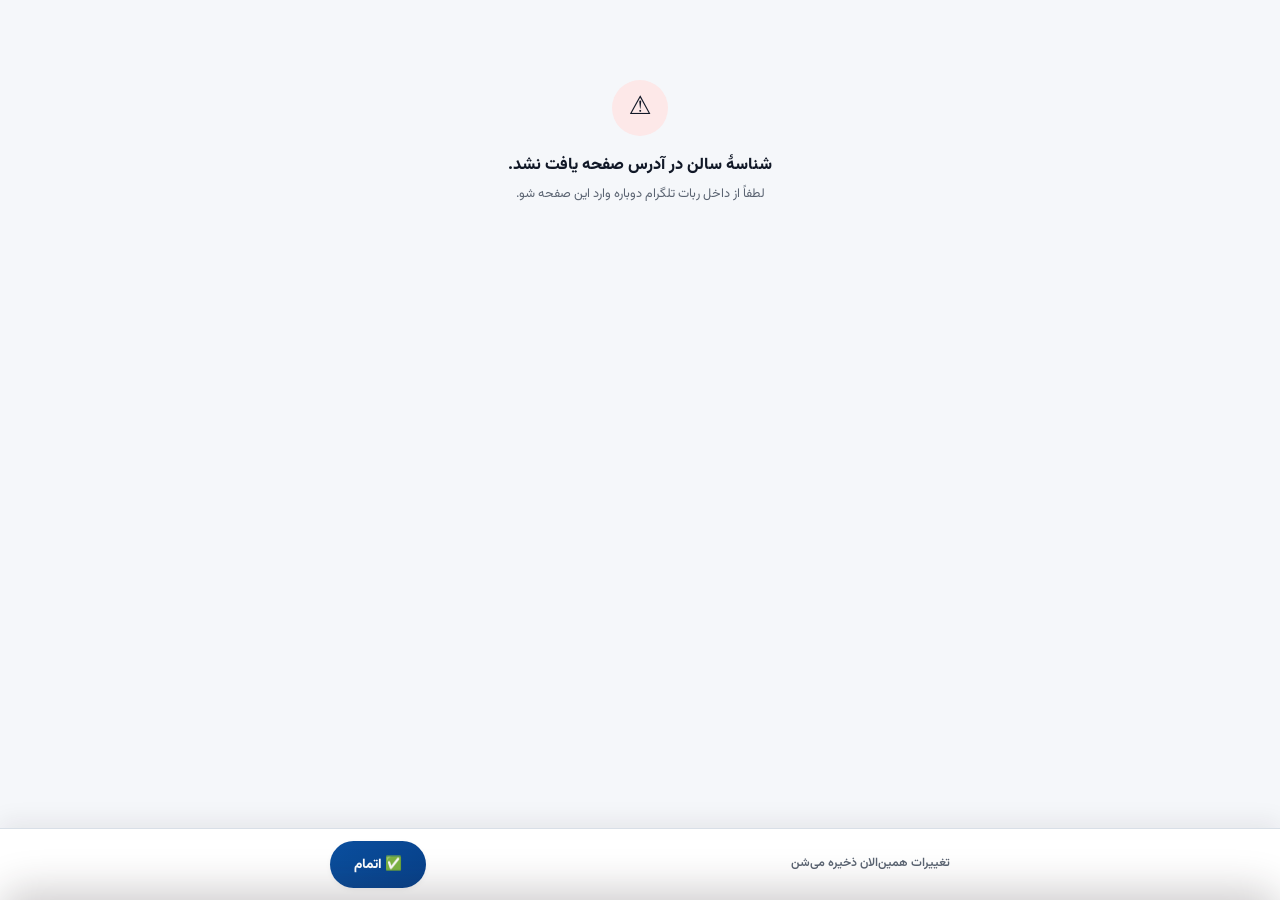
<file: project/webapp/schedule.html>
<!DOCTYPE html>
<html lang="fa" dir="rtl">
<head>
<meta charset="UTF-8">
<meta name="viewport" content="width=device-width, initial-scale=1.0, viewport-fit=cover">
<title>برنامهٔ کاری</title>
<script src="https://telegram.org/js/telegram-web-app.js"></script>
<link rel="preconnect" href="https://fonts.googleapis.com">
<link rel="preconnect" href="https://fonts.gstatic.com" crossorigin>
<link href="https://fonts.googleapis.com/css2?family=Vazirmatn:wght@400;500;600;700;800&display=swap" rel="stylesheet">
<style>
    :root{
        --ink:#111827;--ink-soft:#5B6472;
        --brand:#0B4F9E;--brand-dark:#08418A;--brand-light:#E2EDFB;
        --gold:#1E6FE0;--gold-soft:#EFF5FC;
        --bg:#F5F7FA;--surface:#FFFFFF;--surface-soft:#EDF1F6;
        --sage:#15803D;--sage-soft:#E7F4EC;
        --danger:#C02525;--danger-soft:#FDE8E8;
        --border:#D8DFE7;
        --go:#22C55E;--go-dark:#16A34A;--go-glow:rgba(34,197,94,.45);
        --shadow-sm:0 2px 8px -4px rgba(36,27,34,.14);--shadow-md:0 10px 30px -14px rgba(36,27,34,.28);
        --shadow-lg:0 -10px 40px rgba(36,27,34,.22);
        --radius-lg:20px;--radius-md:14px;--radius-sm:10px;
    }
    *{margin:0;padding:0;box-sizing:border-box;-webkit-tap-highlight-color:transparent}
    html{-webkit-text-size-adjust:100%}
    body{font-family:'Vazirmatn',system-ui,sans-serif;background:var(--bg);color:var(--ink);
        min-height:100vh;padding-bottom:104px;opacity:0;transition:opacity .4s ease}
    body.loaded{opacity:1}
    button,input,select,textarea{font-family:inherit}
    button{cursor:pointer}
    :focus-visible{outline:2px solid var(--brand);outline-offset:2px;border-radius:6px}
    @media (prefers-reduced-motion: reduce){*{animation-duration:.001ms !important;transition-duration:.001ms !important}}

    /* ---------- loader / error ---------- */
    .page-loader{position:fixed;inset:0;background:var(--bg);z-index:999;display:flex;flex-direction:column;
        align-items:center;justify-content:center;gap:14px;transition:opacity .4s ease}
    .page-loader.hidden{opacity:0;pointer-events:none}
    .spinner{width:36px;height:36px;border:3px solid var(--brand-light);border-top-color:var(--brand);
        border-radius:50%;animation:spin .8s linear infinite}
    @keyframes spin{to{transform:rotate(360deg)}}
    .page-loader p{font-size:.85rem;color:var(--ink-soft);font-weight:600}

    .error-screen{display:none;padding:80px 24px;text-align:center;max-width:420px;margin:0 auto}
    .error-screen .glyph{width:56px;height:56px;border-radius:50%;background:var(--danger-soft);
        display:flex;align-items:center;justify-content:center;font-size:1.6rem;margin:0 auto 16px}
    .error-screen h2{font-size:1.02rem;font-weight:800;margin-bottom:6px}
    .error-screen p{font-size:.8rem;color:var(--ink-soft);line-height:1.7}

    /* ---------- layout / header ---------- */
    main{max-width:620px;margin:0 auto;padding:0 16px;display:none}
    .topbar{padding:22px 2px 18px}
    .topbar-inner{display:flex;align-items:center;gap:12px}
    .brand-badge{flex:none;width:44px;height:44px;border-radius:14px;
        background:linear-gradient(135deg,var(--brand),var(--brand-dark));display:flex;align-items:center;
        justify-content:center;font-size:1.25rem;box-shadow:var(--shadow-sm)}
    .topbar-text{flex:1;min-width:0}
    .topbar-text .eyebrow{font-size:.68rem;font-weight:700;color:var(--brand);letter-spacing:.03em;margin-bottom:2px}
    .topbar-text h1{font-size:1.12rem;font-weight:800;line-height:1.3}
    .topbar-text p{font-size:.76rem;color:var(--ink-soft);margin-top:2px;line-height:1.5}

    /* ---------- cards ---------- */
    .card{background:var(--surface);border:1px solid var(--border);border-radius:var(--radius-lg);
        padding:18px;box-shadow:var(--shadow-sm);margin-bottom:14px}
    .card.card-compact{padding:13px 14px;margin-bottom:10px}
    .card.card-compact .card-head{margin-bottom:11px;gap:8px}
    .card.card-compact .card-icon{width:26px;height:26px;font-size:.78rem;border-radius:8px}
    .card.card-compact .card-head h2{font-size:.8rem}
    .card.card-compact .card-head .sub{font-size:.66rem}
    .card.card-compact .token-cell{padding:9px 6px}
    .card.card-compact .token-cell .lbl{font-size:.6rem;margin-bottom:3px}
    .card.card-compact .token-cell .val{font-size:1rem}
    .card.card-compact .token-warning{font-size:.7rem;padding:9px 11px}
    .card.card-compact .buy-link{font-size:.72rem;padding:9px;margin-top:9px}
    .card.card-compact .form-group label{font-size:.74rem;margin-bottom:5px}
    .card.card-compact .form-group select{padding:9px 32px 9px 12px;font-size:.8rem}
    .card.card-compact .field-hint{font-size:.66rem;margin-top:5px}
    .card.card-compact .switch-row{padding:10px;margin-top:10px;gap:9px}
    .card.card-compact .switch-row .text b{font-size:.76rem}
    .card.card-compact .switch-row .text p{font-size:.68rem}
    .card.card-compact .switch{width:38px;height:22px}
    .card.card-compact .switch .slider:before{width:16px;height:16px}
    .card.card-compact .switch input:checked + .slider:before{transform:translateX(16px)}
    .card-head{display:flex;align-items:center;gap:10px;margin-bottom:16px}
    .card-icon{flex:none;width:32px;height:32px;border-radius:10px;display:flex;align-items:center;
        justify-content:center;font-size:.95rem;background:var(--surface-soft)}
    .card-head h2{font-size:.92rem;font-weight:800}
    .card-head .sub{font-size:.72rem;color:var(--ink-soft);font-weight:600;margin-top:1px}

    /* ---------- token panel ---------- */
    #tokenCard{background:linear-gradient(180deg,var(--brand-light) 0%,var(--surface) 46%)}
    #tokenCard .card-icon{background:#fff}
    .token-grid{display:grid;grid-template-columns:repeat(3,1fr);gap:0;background:var(--surface);
        border:1px solid var(--border);border-radius:var(--radius-md);overflow:hidden;margin-bottom:12px}
    .token-cell{padding:12px 8px;text-align:center;position:relative}
    .token-cell + .token-cell{border-right:1px solid var(--border)}
    .token-cell .lbl{font-size:.66rem;color:var(--ink-soft);font-weight:700;margin-bottom:5px}
    .token-cell .val{font-size:1.2rem;font-weight:800;font-variant-numeric:tabular-nums}
    .token-cell.remaining .val.ok{color:var(--sage)}
    .token-cell.remaining .val.over{color:var(--danger)}
    .token-warning{background:var(--danger-soft);color:var(--danger);border-radius:var(--radius-sm);
        padding:11px 13px;font-size:.78rem;font-weight:700;margin-top:4px;display:none;align-items:center;gap:8px}
    .token-warning.show{display:flex}
    .token-warning::before{content:'⚠️';font-size:.9rem}
    .buy-link{display:flex;align-items:center;justify-content:center;gap:6px;margin-top:12px;
        font-size:.8rem;font-weight:700;color:var(--brand);text-decoration:none;background:var(--gold-soft);
        border-radius:var(--radius-sm);padding:11px;transition:transform .1s}
    .buy-link:active{transform:scale(.98)}

    /* ---------- settings ---------- */
    .form-group{margin-bottom:0}
    .form-group label{display:block;font-size:.8rem;font-weight:700;margin-bottom:7px}
    .form-group select{
        width:100%;border:1.5px solid var(--border);border-radius:var(--radius-sm);
        padding:12px 36px 12px 14px;font-size:.9rem;font-weight:600;background:var(--surface-soft);color:var(--ink);
        appearance:none;-webkit-appearance:none;transition:border-color .15s;
        background-image:url('data:image/svg+xml,<svg xmlns="http://www.w3.org/2000/svg" viewBox="0 0 24 24" fill="none" stroke="%237A2E43" stroke-width="2.4"><path d="M6 9l6 6 6-6"/></svg>');
        background-repeat:no-repeat;background-position:left 13px center;background-size:15px;
    }
    .form-group select:focus{border-color:var(--brand);background-color:var(--surface)}
    .field-hint{font-size:.72rem;color:var(--ink-soft);margin-top:7px;line-height:1.6}
    .switch-row{display:flex;align-items:flex-start;gap:11px;background:var(--surface-soft);border-radius:var(--radius-sm);
        padding:13px;margin-top:14px}
    .switch-row .row-icon{flex:none;font-size:1rem;line-height:1.4}
    .switch-row .text{flex:1}
    .switch-row .text b{font-size:.82rem;font-weight:700;display:block;margin-bottom:3px}
    .switch-row .text p{font-size:.74rem;color:var(--ink-soft);line-height:1.55}
    .switch{position:relative;width:44px;height:26px;flex:none}
    .switch input{opacity:0;width:0;height:0}
    .slider{position:absolute;inset:0;background:var(--border);border-radius:999px;cursor:pointer;transition:.2s}
    .slider:before{content:'';position:absolute;width:20px;height:20px;left:3px;top:3px;background:#fff;
        border-radius:50%;transition:.2s;box-shadow:0 1px 3px rgba(0,0,0,.22)}
    .switch input:checked + .slider{background:var(--sage)}
    .switch input:checked + .slider:before{transform:translateX(18px)}

    /* ---------- calendar ---------- */
    .card.card-featured{padding:20px 18px 18px}
    .card.card-featured .card-icon{width:36px;height:36px;font-size:1.05rem}
    .card.card-featured .card-head h2{font-size:1rem}
    .card.card-featured .card-head{margin-bottom:18px}
    .card.card-featured .cal-nav .title b{font-size:1rem}
    .card.card-featured .day-card{min-height:74px}
    .card.card-featured .day-card .dnum{font-size:1.02rem}
    .cal-nav{display:flex;align-items:center;justify-content:space-between;margin-bottom:14px}
    .cal-nav button{background:var(--surface-soft);border:none;width:36px;height:36px;border-radius:50%;
        font-size:1rem;color:var(--brand);display:flex;align-items:center;justify-content:center;transition:background .15s}
    .cal-nav button:active{transform:scale(.9)}
    .cal-nav .title{text-align:center}
    .cal-nav .title b{font-size:.92rem;font-weight:800;display:block}
    .cal-nav .title span{font-size:.72rem;color:var(--ink-soft)}
    .cal-legend{display:flex;flex-wrap:wrap;gap:6px 14px;padding:9px 10px;margin-bottom:14px;
        background:var(--surface-soft);border-radius:var(--radius-sm)}
    .cal-legend span{display:flex;align-items:center;gap:6px;font-size:.68rem;color:var(--ink-soft);font-weight:700}
    .cal-legend i{width:8px;height:8px;border-radius:50%;display:inline-block}
    .cal-legend i.on{background:var(--sage)}
    .cal-legend i.off{background:var(--danger)}
    .cal-legend i.today{background:var(--gold)}
    .cal-legend i.empty{background:var(--border)}

    .week-grid{display:grid;grid-template-columns:repeat(7,1fr);gap:6px}
    .day-card{background:var(--surface);border:1.5px solid var(--border);border-radius:var(--radius-sm);
        padding:9px 2px 10px;text-align:center;cursor:pointer;position:relative;transition:all .15s;min-height:68px;
        display:flex;flex-direction:column;align-items:center;justify-content:center;gap:3px}
    .day-card .dname{font-size:.6rem;color:var(--ink-soft);font-weight:700}
    .day-card .dnum{font-size:.96rem;font-weight:800}
    .day-card.today{border-color:var(--gold);box-shadow:0 0 0 2px var(--gold-soft) inset}
    .day-card.has-schedule{background:var(--sage-soft);border-color:var(--sage)}
    .day-card.has-off{background:var(--danger-soft);border-color:var(--danger)}
    .day-card.past{opacity:.35;cursor:not-allowed}
    .day-card:active:not(.past){transform:scale(.94)}
    .dot{position:absolute;top:5px;left:5px;width:6px;height:6px;border-radius:50%;background:var(--sage)}
    .dot.off{background:var(--danger)}

    /* ---------- bottom sheet ---------- */
    .sheet-backdrop{position:fixed;inset:0;background:rgba(36,27,34,.5);z-index:100;opacity:0;pointer-events:none;transition:opacity .2s}
    .sheet-backdrop.open{opacity:1;pointer-events:auto}
    .sheet{position:fixed;left:0;right:0;bottom:0;z-index:101;background:var(--surface);border-radius:24px 24px 0 0;
        max-height:90vh;overflow-y:auto;padding:10px 20px calc(20px + env(safe-area-inset-bottom));
        transform:translateY(100%);transition:transform .28s cubic-bezier(.32,.72,0,1);box-shadow:var(--shadow-lg)}
    .sheet.open{transform:translateY(0)}
    .sheet-handle{width:40px;height:4px;background:var(--border);border-radius:99px;margin:6px auto 14px}
    .sheet-date{text-align:center;margin-bottom:18px;padding-bottom:16px;border-bottom:1px solid var(--border)}
    .sheet-date b{font-size:1.08rem;font-weight:800;display:block}
    .sheet-date span{font-size:.78rem;color:var(--ink-soft)}

    .working-toggle{display:flex;align-items:center;gap:11px;justify-content:space-between;background:var(--surface-soft);
        border-radius:var(--radius-sm);padding:13px 14px;margin-bottom:16px}
    .working-toggle .wt-text{display:flex;align-items:center;gap:9px}
    .working-toggle .wt-icon{font-size:1rem}
    .working-toggle b{font-size:.86rem;font-weight:700;display:block}
    .working-toggle small{font-size:.7rem;color:var(--ink-soft);font-weight:600}

    .section-label{font-size:.76rem;font-weight:700;color:var(--ink-soft);margin-bottom:9px;display:block}
    .add-slot-row{display:flex;gap:8px;align-items:flex-end;margin-bottom:8px}
    .add-slot-row .mini-field{flex:1}
    .add-slot-row label{display:block;font-size:.72rem;font-weight:700;color:var(--ink-soft);margin-bottom:5px}
    .add-slot-row input{width:100%;border:1.5px solid var(--border);border-radius:var(--radius-sm);
        padding:10px 10px;font-size:.85rem;background:var(--surface-soft);transition:border-color .15s}
    .add-slot-row input:focus{border-color:var(--brand);background:var(--surface)}
    .add-slot-btn{flex:none;background:linear-gradient(135deg,var(--go),var(--go-dark));color:#fff;border:none;border-radius:var(--radius-sm);
        width:46px;height:46px;font-size:1.3rem;font-weight:800;box-shadow:0 4px 14px -2px var(--go-glow);
        animation:goPulse 1.8s ease-in-out infinite}
    .add-slot-btn:active{transform:scale(.92);animation:none}
    @keyframes goPulse{
        0%,100%{box-shadow:0 4px 14px -2px var(--go-glow)}
        50%{box-shadow:0 4px 22px 4px var(--go-glow)}
    }
    .slot-required-hint{display:flex;align-items:flex-start;gap:8px;background:var(--sage-soft);color:var(--brand-dark);
        border:1px dashed var(--go-dark);border-radius:var(--radius-sm);padding:10px 12px;font-size:.74rem;
        font-weight:700;line-height:1.75;margin-top:2px;margin-bottom:14px}
    .slot-required-hint .hint-ico{flex:none;font-size:.95rem}
    .slot-required-hint b{color:var(--go-dark)}

    .slots-list{display:flex;flex-wrap:wrap;gap:8px;margin-bottom:16px;min-height:20px}
    .slot-chip{display:flex;align-items:center;gap:8px;background:var(--gold-soft);color:var(--brand-dark);
        border-radius:999px;padding:7px 8px 7px 14px;font-size:.8rem;font-weight:700;font-variant-numeric:tabular-nums}
    .slot-chip button{width:20px;height:20px;border-radius:50%;border:none;background:rgba(122,46,67,.14);
        color:var(--brand-dark);font-size:.85rem;display:flex;align-items:center;justify-content:center}
    .empty-slots{width:100%;display:flex;align-items:center;gap:8px;font-size:.78rem;color:var(--ink-soft);
        padding:10px 12px;background:var(--surface-soft);border-radius:var(--radius-sm)}
    .empty-slots::before{content:'🕘'}

    .sheet-actions{display:flex;gap:8px;position:sticky;bottom:0;background:var(--surface);padding-top:6px}
    .btn-clear{flex:none;background:var(--danger-soft);color:var(--danger);border:none;border-radius:var(--radius-sm);
        padding:13px 18px;font-size:.83rem;font-weight:700}
    .btn-save-day{flex:1;background:linear-gradient(135deg,var(--brand),var(--brand-dark));color:#fff;border:none;
        border-radius:var(--radius-sm);padding:13px;font-size:.86rem;font-weight:800;box-shadow:var(--shadow-sm)}
    .btn-clear:active,.btn-save-day:active{transform:scale(.98)}

    /* ---------- sticky cta ---------- */
    .cta-bar{position:fixed;left:0;right:0;bottom:0;background:var(--surface);border-top:1px solid var(--border);
        padding:12px 18px calc(12px + env(safe-area-inset-bottom));box-shadow:0 -6px 24px rgba(36,27,34,.08);z-index:30}
    .cta-inner{max-width:620px;margin:0 auto;display:flex;align-items:center;gap:12px}
    .cta-status{flex:1;font-size:.76rem;color:var(--ink-soft);font-weight:600;line-height:1.5}
    .cta-btn{flex:none;background:linear-gradient(135deg,var(--brand),var(--brand-dark));color:#fff;border:none;
        border-radius:999px;padding:13px 24px;font-size:.85rem;font-weight:800;
        display:flex;align-items:center;gap:6px;transition:transform .1s;box-shadow:var(--shadow-sm)}
    .cta-btn:active{transform:scale(.96)}

    .success-screen{display:none;text-align:center;padding:60px 24px 10px;max-width:420px;margin:0 auto}
    .success-badge{width:72px;height:72px;border-radius:50%;background:var(--sage-soft);
        display:flex;align-items:center;justify-content:center;font-size:2rem;margin:0 auto 18px;animation:pop .4s cubic-bezier(.34,1.56,.64,1) both}
    @keyframes pop{from{transform:scale(0)}to{transform:scale(1)}}
    .success-screen h2{font-size:1.15rem;font-weight:800;margin-bottom:8px}
    .success-screen p{font-size:.85rem;color:var(--ink-soft);line-height:1.7}

    .toast{position:fixed;top:16px;left:16px;right:16px;z-index:200;background:var(--surface);
        border-radius:var(--radius-sm);padding:13px 16px;font-size:.82rem;font-weight:700;box-shadow:var(--shadow-md);
        display:flex;align-items:center;gap:8px;transform:translateY(-30px);opacity:0;transition:all .25s;max-width:580px;margin:0 auto}
    .toast.show{transform:translateY(0);opacity:1}
    .toast.success{color:var(--sage);border:1px solid var(--sage-soft)}
    .toast.error{color:var(--danger);border:1px solid var(--danger-soft)}
</style>
</head>
<body>

<div class="page-loader" id="pageLoader"><div class="spinner"></div><p>در حال بارگذاری برنامهٔ کاری...</p></div>

<div class="error-screen" id="errorScreen">
    <div class="glyph">⚠️</div>
    <h2 id="errorText">خطا در بارگذاری اطلاعات</h2>
    <p>لطفاً از داخل ربات تلگرام دوباره وارد این صفحه شو.</p>
</div>

<main id="app">
    <div class="topbar">
        <div class="topbar-inner">
            <div class="brand-badge">🗓</div>
            <div class="topbar-text">
                <div class="eyebrow">مدیریت سالن</div>
                <h1>برنامهٔ کاری هفتگی</h1>
                <p>روی هر روز از تقویم بزن تا ساعات کاری‌اش رو تنظیم کنی</p>
            </div>
        </div>
    </div>

    <div class="card card-compact" id="tokenCard">
        <div class="card-head">
            <div class="card-icon">🎫</div>
            <div>
                <h2>توکن‌های رزرو</h2>
                <div class="sub">هر بازهٔ زمانی که تعریف می‌کنی، از این موجودی کم می‌شه</div>
            </div>
        </div>
        <div class="token-grid">
            <div class="token-cell"><div class="lbl">موجودی</div><div class="val" id="tokenBalance">—</div></div>
            <div class="token-cell"><div class="lbl">مصرف کل</div><div class="val" id="tokenConsumed">0</div></div>
            <div class="token-cell remaining"><div class="lbl">باقی‌مانده</div><div class="val" id="tokenRemaining">—</div></div>
        </div>
        <div class="token-warning" id="tokenWarning">مصرف توکن‌ها بیشتر از موجودیته — برای فعال‌ موندن نوبت‌دهی، توکن بیشتری تهیه کن.</div>
        <a href="#" class="buy-link" id="buyTokensLink">نیاز به توکن بیشتر داری؟ خرید یا تمدید اشتراک ←</a>
    </div>

    <div class="card card-compact">
        <div class="card-head">
            <div class="card-icon">⚙️</div>
            <div>
                <h2>تنظیمات کلی</h2>
                <div class="sub">این تنظیمات روی همهٔ روزهایی که بعداً اضافه می‌کنی اثر می‌ذاره</div>
            </div>
        </div>
        <div class="form-group">
            <label for="slot_duration">مدت زمان هر نوبت</label>
            <select id="slot_duration">
                <option value="5">۵ دقیقه</option><option value="10">۱۰ دقیقه</option>
                <option value="15">۱۵ دقیقه</option><option value="20">۲۰ دقیقه</option>
                <option value="30" selected>۳۰ دقیقه</option><option value="45">۴۵ دقیقه</option>
                <option value="60">۶۰ دقیقه</option><option value="90">۹۰ دقیقه</option>
            </select>
            <p class="field-hint">وقتی بازهٔ کاری یک روز رو وارد می‌کنی، به‌طور خودکار به نوبت‌هایی با همین مدت‌زمان تقسیم می‌شه.</p>
        </div>
        <div class="switch-row">
            <span class="row-icon">🔁</span>
            <div class="text"><b>اعمال خودکار به کل هفته</b><p>تنظیمات هر روز رو برای همهٔ روزهای همون هفته هم اعمال کن</p></div>
            <label class="switch"><input type="checkbox" id="apply-to-week"><span class="slider"></span></label>
        </div>
    </div>

    <div class="card card-featured">
        <div class="card-head">
            <div class="card-icon">📅</div>
            <div>
                <h2>تقویم</h2>
                <div class="sub">روزهای رنگی یعنی از قبل براشون برنامه تنظیم شده</div>
            </div>
        </div>
        <div class="cal-nav">
            <button type="button" id="prev-week" aria-label="هفتهٔ قبل">→</button>
            <div class="title"><b id="current-month-year"></b><span id="current-week-range"></span></div>
            <button type="button" id="next-week" aria-label="هفتهٔ بعد">←</button>
        </div>
        <div class="cal-legend">
            <span><i class="today"></i>امروز</span>
            <span><i class="on"></i>روز کاری</span>
            <span><i class="off"></i>تعطیل</span>
            <span><i class="empty"></i>هنوز تنظیم نشده</span>
        </div>
        <div class="week-grid" id="calendar-days"></div>
    </div>
</main>

<div class="sheet-backdrop" id="sheetBackdrop"></div>
<div class="sheet" id="daySheet">
    <div class="sheet-handle"></div>
    <div class="sheet-date"><b id="selected-date-persian"></b><span id="selected-date-gregorian"></span></div>
    <div class="working-toggle">
        <div class="wt-text">
            <span class="wt-icon">🏠</span>
            <div><b>این روز کاری است</b><small>خاموش کن یعنی این روز تعطیله</small></div>
        </div>
        <label class="switch"><input type="checkbox" id="is-working-day"><span class="slider"></span></label>
    </div>
    <div id="working-hours-section" style="display:none">
        <span class="section-label">افزودن بازهٔ کاری</span>
        <div class="add-slot-row">
            <div class="mini-field"><label>از ساعت</label><input type="time" id="new-start-time"></div>
            <div class="mini-field"><label>تا ساعت</label><input type="time" id="new-end-time"></div>
            <button type="button" class="add-slot-btn" id="add-time-slot" aria-label="افزودن بازه — برای ساخته‌شدن نوبت‌ها باید کلیک شود">➕</button>
        </div>
        <p class="slot-required-hint"><span class="hint-ico">👆</span><span>بعد از انتخاب ساعت شروع و پایان، حتماً روی دکمه <b>سبز +</b> بزن. تا کلیک نکنی، هیچ نوبتی ساخته نمی‌شود.</span></p>
        <span class="section-label">بازه‌های ثبت‌شدهٔ این روز</span>
        <div class="slots-list" id="time-slots-list"></div>
    </div>
    <div class="sheet-actions">
        <button type="button" class="btn-clear" id="clear-day-schedule">🗑️ پاک کردن</button>
        <button type="button" class="btn-save-day" id="save-day-schedule">✅ ذخیرهٔ این روز</button>
    </div>
</div>

<div class="success-screen" id="successScreen"></div>

<div class="cta-bar" id="ctaBar">
    <div class="cta-inner">
        <div class="cta-status" id="ctaStatus">تغییرات همین‌الان ذخیره می‌شن</div>
        <button type="button" class="cta-btn" id="finishBtn">✅ اتمام</button>
    </div>
</div>

<div class="toast" id="toast"></div>

<script>
/* ---------- Telegram WebApp (simplified) ---------- */
function getMockFromHash(){
    const hash = window.location.hash;
    if (!hash || !hash.includes('tgWebAppData=')) return null;
    try {
        const match = hash.match(/tgWebAppData=([^&]+)/);
        if (!match) return null;
        const raw = decodeURIComponent(match[1]);
        const params = new URLSearchParams(raw);
        const userParam = params.get('user');
        let user = {};
        if (userParam) { try { user = JSON.parse(decodeURIComponent(userParam)); } catch(e) {} }
        return { initData: raw, initDataUnsafe: { user }, ready(){}, expand(){}, close(){},
            HapticFeedback: { impactOccurred(){} }, MainButton: { setText(){ return this; }, show(){ return this; }, hide(){ return this; }, onClick(){} } };
    } catch(e) { return null; }
}
function resolveTelegramApp(){
    if (window.Telegram?.WebApp?.initData) return window.Telegram.WebApp;
    const fromHash = getMockFromHash();
    if (fromHash) return fromHash;
    if (window.Telegram?.WebApp) return window.Telegram.WebApp;
    return null;
}
let tg = resolveTelegramApp() || {
    initData: '', ready(){}, expand(){}, close(){}, HapticFeedback: { impactOccurred(){} },
    MainButton: { setText(){ return this; }, show(){ return this; }, hide(){ return this; }, onClick(){} }
};
try { tg.ready?.(); } catch(e) {}
try { tg.expand?.(); } catch(e) {}
try { tg.MainButton?.hide?.(); } catch(e) {}
try { if (tg.setHeaderColor) tg.setHeaderColor('#F5F7FA'); } catch(e) {}
try { if (tg.setBackgroundColor) tg.setBackgroundColor('#F5F7FA'); } catch(e) {}

function haptic(style){ try{ tg.HapticFeedback?.impactOccurred(style || 'light'); }catch(e){} }

function hidePageLoader(){
    const loader = document.getElementById('pageLoader');
    loader.classList.add('hidden');
    setTimeout(() => { loader.style.display = 'none'; }, 400);
    document.body.classList.add('loaded');
}
function showFatalError(text){
    hidePageLoader();
    document.getElementById('errorText').textContent = text || 'خطا در بارگذاری اطلاعات';
    document.getElementById('errorScreen').style.display = 'block';
}
function showToast(message, type = 'success'){
    const toast = document.getElementById('toast');
    toast.className = `toast ${type}`;
    toast.innerHTML = `${type === 'success' ? '✅' : '⚠️'} <span>${message}</span>`;
    requestAnimationFrame(() => toast.classList.add('show'));
    clearTimeout(window.__toastTimer);
    window.__toastTimer = setTimeout(() => { toast.classList.remove('show'); }, 3000);
}

/* ---------- state ---------- */
let businessId = null;
let scheduleData = {};      // { 'YYYY-MM-DD': { isWorking: bool, timeSlots: [{startTime,endTime}] } }
let currentDate = new Date();
let selectedDate = null;
let tokenBalance = null;

const daysOfWeek = [
    { name: 'شنبه' }, { name: 'یکشنبه' }, { name: 'دوشنبه' }, { name: 'سه‌شنبه' },
    { name: 'چهارشنبه' }, { name: 'پنج‌شنبه' }, { name: 'جمعه' }
];

/* ---------- date helpers ---------- */
function getStartOfWeek(date){
    // اصلاح‌شده: محاسبهٔ درست «شنبهٔ شروع هفته» برای همهٔ روزهای هفته (نسخهٔ قبلی برای شنبه/یکشنبه یک هفته اشتباه محاسبه می‌کرد)
    const d = new Date(date);
    const jsDay = d.getDay();              // 0=یکشنبه ... 6=شنبه
    const persianDay = (jsDay + 1) % 7;    // 0=شنبه ... 6=جمعه
    d.setHours(0, 0, 0, 0);
    d.setDate(d.getDate() - persianDay);
    return d;
}
function formatPersianDate(date){
    return new Intl.DateTimeFormat('fa-IR', { year: 'numeric', month: 'long', day: 'numeric' }).format(date);
}
function formatGregorianDate(date){ return date.toLocaleDateString('en-CA'); }
function isSameDay(d1, d2){ return d1.toDateString() === d2.toDateString(); }
function isToday(date){ return isSameDay(date, new Date()); }
function startOfToday(){ const t = new Date(); t.setHours(0,0,0,0); return t; }
function isPastDate(date){ const d = new Date(date); d.setHours(0,0,0,0); return d < startOfToday(); }

/* ---------- calendar render ---------- */
const calendarDays = document.getElementById('calendar-days');
const currentMonthYear = document.getElementById('current-month-year');
const currentWeekRange = document.getElementById('current-week-range');

function renderCalendar(){
    const startOfWeek = getStartOfWeek(currentDate);
    const weekDates = [];
    for (let i = 0; i < 7; i++) {
        const date = new Date(startOfWeek);
        date.setDate(startOfWeek.getDate() + i);
        weekDates.push(date);
    }
    const firstParts = formatPersianDate(weekDates[0]).split(' ');
    const lastParts = formatPersianDate(weekDates[6]).split(' ');
    currentMonthYear.textContent = `${firstParts[1]} ${firstParts[2]}`;
    currentWeekRange.textContent = `${firstParts[0]} تا ${lastParts[0]}`;

    calendarDays.innerHTML = '';
    weekDates.forEach((date, index) => {
        const dateKey = formatGregorianDate(date);
        const dayData = scheduleData[dateKey];
        const past = isPastDate(date);
        const hasSlots = dayData && dayData.isWorking && dayData.timeSlots?.length > 0;
        const isOff = dayData && !dayData.isWorking;

        const el = document.createElement('div');
        el.className = 'day-card' + (isToday(date) ? ' today' : '') + (past ? ' past' : '') +
            (hasSlots ? ' has-schedule' : '') + (isOff ? ' has-off' : '');
        const persianParts = formatPersianDate(date).split(' ');
        el.innerHTML = `
            ${hasSlots ? '<span class="dot"></span>' : ''}${isOff ? '<span class="dot off"></span>' : ''}
            <span class="dname">${daysOfWeek[index].name}</span>
            <span class="dnum">${persianParts[0]}</span>
        `;
        if (!past) el.addEventListener('click', () => selectDate(date));
        calendarDays.appendChild(el);
    });
}

document.getElementById('prev-week').addEventListener('click', () => { currentDate.setDate(currentDate.getDate() - 7); renderCalendar(); });
document.getElementById('next-week').addEventListener('click', () => { currentDate.setDate(currentDate.getDate() + 7); renderCalendar(); });

/* ---------- day sheet ---------- */
const sheetBackdrop = document.getElementById('sheetBackdrop');
const daySheet = document.getElementById('daySheet');
const isWorkingDayCheckbox = document.getElementById('is-working-day');
const workingHoursSection = document.getElementById('working-hours-section');
const timeSlotsListEl = document.getElementById('time-slots-list');
const applyToWeekCheckbox = document.getElementById('apply-to-week');

function openSheet(){ sheetBackdrop.classList.add('open'); daySheet.classList.add('open'); }
function closeSheet(){ sheetBackdrop.classList.remove('open'); daySheet.classList.remove('open'); }
sheetBackdrop.addEventListener('click', () => { closeSheet(); selectedDate = null; renderCalendar(); });

function selectDate(date){
    if (isPastDate(date)) { showToast('امکان تنظیم زمان‌بندی برای تاریخ‌های گذشته وجود ندارد', 'error'); return; }
    selectedDate = date;
    renderCalendar();
    showTimeSettings(date);
    updateTokenPanel();
    haptic('light');
}

function showTimeSettings(date){
    const dateKey = formatGregorianDate(date);
    const dayData = scheduleData[dateKey] || { isWorking: true, timeSlots: [] };
    document.getElementById('selected-date-persian').textContent = formatPersianDate(date);
    document.getElementById('selected-date-gregorian').textContent = dateKey;
    isWorkingDayCheckbox.checked = dayData.isWorking;
    workingHoursSection.style.display = dayData.isWorking ? 'block' : 'none';
    renderTimeSlots(dayData.timeSlots);
    openSheet();
}

isWorkingDayCheckbox.addEventListener('change', function(){
    workingHoursSection.style.display = this.checked ? 'block' : 'none';
    if (!selectedDate) return;
    const dateKey = formatGregorianDate(selectedDate);
    if (!scheduleData[dateKey]) scheduleData[dateKey] = { isWorking: false, timeSlots: [] };
    scheduleData[dateKey].isWorking = this.checked;
    if (applyToWeekCheckbox.checked) { applyToWholeWeek(selectedDate, scheduleData[dateKey]); renderCalendar(); }
    saveToServer();
    updateTokenPanel();
});

/* ---------- time slot generation ---------- */
function generateTimeSlots(startTime, endTime, slotDurationMinutes){
    const slots = [];
    const start = new Date(`2000-01-01T${startTime}:00`);
    const end = new Date(`2000-01-01T${endTime}:00`);
    let current = new Date(start);
    while (current < end) {
        const slotStart = current.toTimeString().slice(0,5);
        current.setMinutes(current.getMinutes() + slotDurationMinutes);
        if (current > end) current = new Date(end);
        const slotEnd = current.toTimeString().slice(0,5);
        if (slotStart !== slotEnd) slots.push({ startTime: slotStart, endTime: slotEnd });
    }
    return slots;
}

document.getElementById('add-time-slot').addEventListener('click', () => {
    if (!selectedDate || isPastDate(selectedDate)) { showToast('امکان افزودن زمان‌بندی برای تاریخ‌های گذشته وجود ندارد', 'error'); return; }
    const startTime = document.getElementById('new-start-time').value;
    const endTime = document.getElementById('new-end-time').value;
    if (!startTime || !endTime) { showToast('لطفاً ساعت شروع و پایان را وارد کن', 'error'); return; }
    if (startTime >= endTime) { showToast('ساعت شروع باید کمتر از ساعت پایان باشد', 'error'); return; }

    const dateKey = formatGregorianDate(selectedDate);
    if (!scheduleData[dateKey]) scheduleData[dateKey] = { isWorking: true, timeSlots: [] };
    const slotDuration = parseInt(document.getElementById('slot_duration').value) || 30;
    const generated = generateTimeSlots(startTime, endTime, slotDuration);
    generated.forEach(slot => scheduleData[dateKey].timeSlots.push({ startTime: slot.startTime, endTime: slot.endTime }));

    renderTimeSlots(scheduleData[dateKey].timeSlots);
    updateTokenPanel();
    document.getElementById('new-start-time').value = '';
    document.getElementById('new-end-time').value = '';

    if (applyToWeekCheckbox.checked) { applyToWholeWeek(selectedDate, scheduleData[dateKey]); renderCalendar(); }
    saveToServer();
    haptic('light');
    showToast(`${generated.length} بازهٔ ${slotDuration} دقیقه‌ای اضافه شد${applyToWeekCheckbox.checked ? ' (برای کل هفته)' : ''}`);
});

function renderTimeSlots(timeSlots){
    if (!timeSlots || timeSlots.length === 0) {
        timeSlotsListEl.innerHTML = '<div class="empty-slots">هنوز بازه‌ای اضافه نشده</div>';
        return;
    }
    timeSlotsListEl.innerHTML = timeSlots.map((slot, index) => `
        <div class="slot-chip">
            <span>${slot.startTime} – ${slot.endTime}</span>
            <button type="button" onclick="removeTimeSlot(${index})" aria-label="حذف">✕</button>
        </div>
    `).join('');
}

function removeTimeSlot(index){
    if (!selectedDate || isPastDate(selectedDate)) { showToast('امکان حذف برای تاریخ‌های گذشته وجود ندارد', 'error'); return; }
    const dateKey = formatGregorianDate(selectedDate);
    if (!scheduleData[dateKey]) return;
    scheduleData[dateKey].timeSlots.splice(index, 1);
    renderTimeSlots(scheduleData[dateKey].timeSlots);
    updateTokenPanel();
    if (applyToWeekCheckbox.checked) { applyToWholeWeek(selectedDate, scheduleData[dateKey]); renderCalendar(); }
    saveToServer();
    haptic('light');
}

/* ---------- apply to whole week ---------- */
function applyToWholeWeek(selDate, dayData){
    const date = new Date(selDate);
    const dayOfWeek = date.getDay();
    const persianDayOfWeek = dayOfWeek === 6 ? 0 : dayOfWeek + 1;
    const startOfWeek = new Date(date);
    startOfWeek.setDate(date.getDate() - persianDayOfWeek);

    for (let i = 0; i < 7; i++) {
        const currentDay = new Date(startOfWeek);
        currentDay.setDate(startOfWeek.getDate() + i);
        if (!isPastDate(currentDay)) {
            const dateKey = formatGregorianDate(currentDay);
            scheduleData[dateKey] = { isWorking: dayData.isWorking, timeSlots: dayData.timeSlots.map(s => ({...s})) };
        }
    }
}

/* ---------- day actions ---------- */
document.getElementById('save-day-schedule').addEventListener('click', () => {
    if (!selectedDate || isPastDate(selectedDate)) { showToast('امکان ذخیره برای تاریخ‌های گذشته وجود ندارد', 'error'); return; }
    const dateKey = formatGregorianDate(selectedDate);
    const isWorking = isWorkingDayCheckbox.checked;
    if (!scheduleData[dateKey]) scheduleData[dateKey] = { isWorking: false, timeSlots: [] };
    scheduleData[dateKey].isWorking = isWorking;
    if (!isWorking) scheduleData[dateKey].timeSlots = [];
    if (applyToWeekCheckbox.checked && isWorking && scheduleData[dateKey].timeSlots.length > 0) {
        applyToWholeWeek(selectedDate, scheduleData[dateKey]);
    }
    saveToServer();
    renderCalendar();
    closeSheet();
    haptic('medium');
    showToast('تنظیمات این روز ذخیره شد');
});

document.getElementById('clear-day-schedule').addEventListener('click', () => {
    if (!selectedDate || isPastDate(selectedDate)) { showToast('امکان پاک‌کردن برای تاریخ‌های گذشته وجود ندارد', 'error'); return; }
    const dateKey = formatGregorianDate(selectedDate);
    delete scheduleData[dateKey];
    isWorkingDayCheckbox.checked = false;
    workingHoursSection.style.display = 'none';
    timeSlotsListEl.innerHTML = '';
    saveToServer();
    renderCalendar();
    closeSheet();
    haptic('light');
    showToast('تنظیمات این روز پاک شد');
});

document.getElementById('slot_duration').addEventListener('change', updateTokenPanel);

/* ---------- tokens ---------- */
function timeStringToMinutes(str){
    if (!str) return 0;
    const [h,m] = str.split(':').map(Number);
    if (Number.isNaN(h) || Number.isNaN(m)) return 0;
    return h * 60 + m;
}
function calculateTokensForDuration(minutes){
    const mins = Math.max(0, Math.floor(minutes));
    if (mins <= 0) return 0;
    if (mins >= 5 && mins <= 15) return 1;
    if (mins >= 20 && mins <= 45) return 2;
    if (mins >= 50 && mins <= 90) return 3;
    return 1;
}
function computeConsumedTokensForDay(dateKey){
    const dayData = scheduleData[dateKey];
    if (!dayData || !Array.isArray(dayData.timeSlots)) return 0;
    let total = 0;
    for (const slot of dayData.timeSlots) {
        const duration = Math.max(0, timeStringToMinutes(slot.endTime) - timeStringToMinutes(slot.startTime));
        total += calculateTokensForDuration(duration);
    }
    return total;
}
function computeConsumedTokensForAllDays(){
    let total = 0;
    for (const key in scheduleData) { if (Object.prototype.hasOwnProperty.call(scheduleData, key)) total += computeConsumedTokensForDay(key); }
    return total;
}
function updateTokenPanel(){
    const consumed = computeConsumedTokensForAllDays();
    document.getElementById('tokenConsumed').textContent = consumed;
    const remainingEl = document.getElementById('tokenRemaining');
    const warningEl = document.getElementById('tokenWarning');
    if (tokenBalance !== null) {
        const remaining = tokenBalance - consumed;
        remainingEl.textContent = remaining;
        remainingEl.className = 'val ' + (remaining < 0 ? 'over' : 'ok');
        warningEl.classList.toggle('show', remaining < 0);
    } else {
        remainingEl.textContent = '—';
    }
}
function fetchTokenBalance(){
    const urlParams = new URLSearchParams(window.location.search);
    const idParam = urlParams.get('business_id') || urlParams.get('businessId') || urlParams.get('id');
    const bId = idParam || businessId;
    if (!bId) { document.getElementById('tokenBalance').textContent = '—'; tokenBalance = null; updateTokenPanel(); return; }
    document.getElementById('buyTokensLink').href = 'subscription.html?id=' + encodeURIComponent(bId);

    const headers = { 'Content-Type': 'application/json' };
    if (tg.initData) headers['X-Telegram-Init-Data'] = tg.initData;
    fetch('api.php?action=get_subscription_status', { method: 'POST', headers, body: JSON.stringify({ business_id: bId }) })
        .then(res => res.json())
        .then(data => {
            if (data && data.status === 'success') {
                const val = typeof data.free_tokens_remaining === 'number' ? data.free_tokens_remaining : parseInt(data.free_tokens_remaining);
                tokenBalance = Number.isNaN(val) ? null : val;
            } else { tokenBalance = null; }
            document.getElementById('tokenBalance').textContent = tokenBalance !== null ? String(tokenBalance) : '—';
            updateTokenPanel();
        })
        .catch(() => { tokenBalance = null; document.getElementById('tokenBalance').textContent = '—'; updateTokenPanel(); });
}

/* ---------- save / load ---------- */
function saveToServer(){
    if (!businessId) { showToast('خطا: شناسهٔ سالن یافت نشد', 'error'); return; }
    const slotDuration = parseInt(document.getElementById('slot_duration').value) || 30;
    const formData = { business_id: businessId, slot_duration_minutes: slotDuration, specific_dates: [] };

    Object.keys(scheduleData).forEach(dateKey => {
        const dayData = scheduleData[dateKey];
        if (isPastDate(new Date(dateKey))) return;
        const timeSlots = dayData.timeSlots ? dayData.timeSlots.map(slot => ({ start_time: slot.startTime, end_time: slot.endTime })) : [];
        formData.specific_dates.push({ date: dateKey, isWorking: !!dayData.isWorking, time_slots: dayData.isWorking ? timeSlots : [] });
    });

    const headers = { 'Content-Type': 'application/json' };
    if (tg.initData) headers['X-Telegram-Init-Data'] = tg.initData;

    fetch('api.php', { method: 'POST', headers, body: JSON.stringify({ action: 'update_specific_schedule', ...formData }) })
        .then(r => { if (!r.ok) throw new Error(`HTTP ${r.status}`); return r.json(); })
        .then(data => { if (data.status !== 'success') showToast(data.message || 'خطا در ذخیره', 'error'); })
        .catch(error => { console.error(error); showToast('خطا در ارتباط با سرور', 'error'); });
}

function loadExistingSchedule(){
    const params = new URLSearchParams(window.location.search);
    businessId = params.get('id');
    if (!businessId) { showFatalError('شناسهٔ سالن در آدرس صفحه یافت نشد.'); return; }

    const headers = {};
    if (tg.initData) headers['X-Telegram-Init-Data'] = tg.initData;

    fetch(`api.php?action=get_specific_schedule&id=${businessId}`, { headers })
        .then(r => { if (!r.ok) throw new Error(`HTTP ${r.status}`); return r.json(); })
        .then(result => {
            if (result.status !== 'success') { showFatalError(result.message || 'خطا در دریافت اطلاعات'); return; }
            const data = result.data;
            document.getElementById('slot_duration').value = data.slot_duration_minutes || 30;

            if (data.specific_dates) {
                data.specific_dates.forEach(entry => {
                    const isWorking = entry.is_working !== undefined ? entry.is_working : true;
                    const timeSlots = (entry.time_slots || []).map(slot => ({
                        startTime: slot.start_time.substring(0,5), endTime: slot.end_time.substring(0,5)
                    }));
                    scheduleData[entry.date] = { isWorking, timeSlots };
                });
            }
            renderCalendar();
            hidePageLoader();
            document.getElementById('app').style.display = 'block';
            fetchTokenBalance();
        })
        .catch(error => { console.error(error); showFatalError('خطا در ارتباط با سرور.'); });
}

document.getElementById('finishBtn').addEventListener('click', () => {
    saveToServer();
    document.getElementById('app').style.display = 'none';
    document.getElementById('ctaBar').style.display = 'none';
    const screen = document.getElementById('successScreen');
    screen.style.display = 'block';
    screen.innerHTML = `
        <div class="success-badge">✅</div>
        <h2>برنامهٔ کاری ذخیره شد!</h2>
        <p>مشتری‌ها از همین حالا می‌تونن طبق این ساعات نوبت بگیرن.<br>این پنجره در چند لحظه بسته می‌شود...</p>
    `;
    haptic('medium');
    setTimeout(() => { tg.close?.(); }, 2500);
});

document.addEventListener('DOMContentLoaded', loadExistingSchedule);
</script>
</body>
</html>
</file>
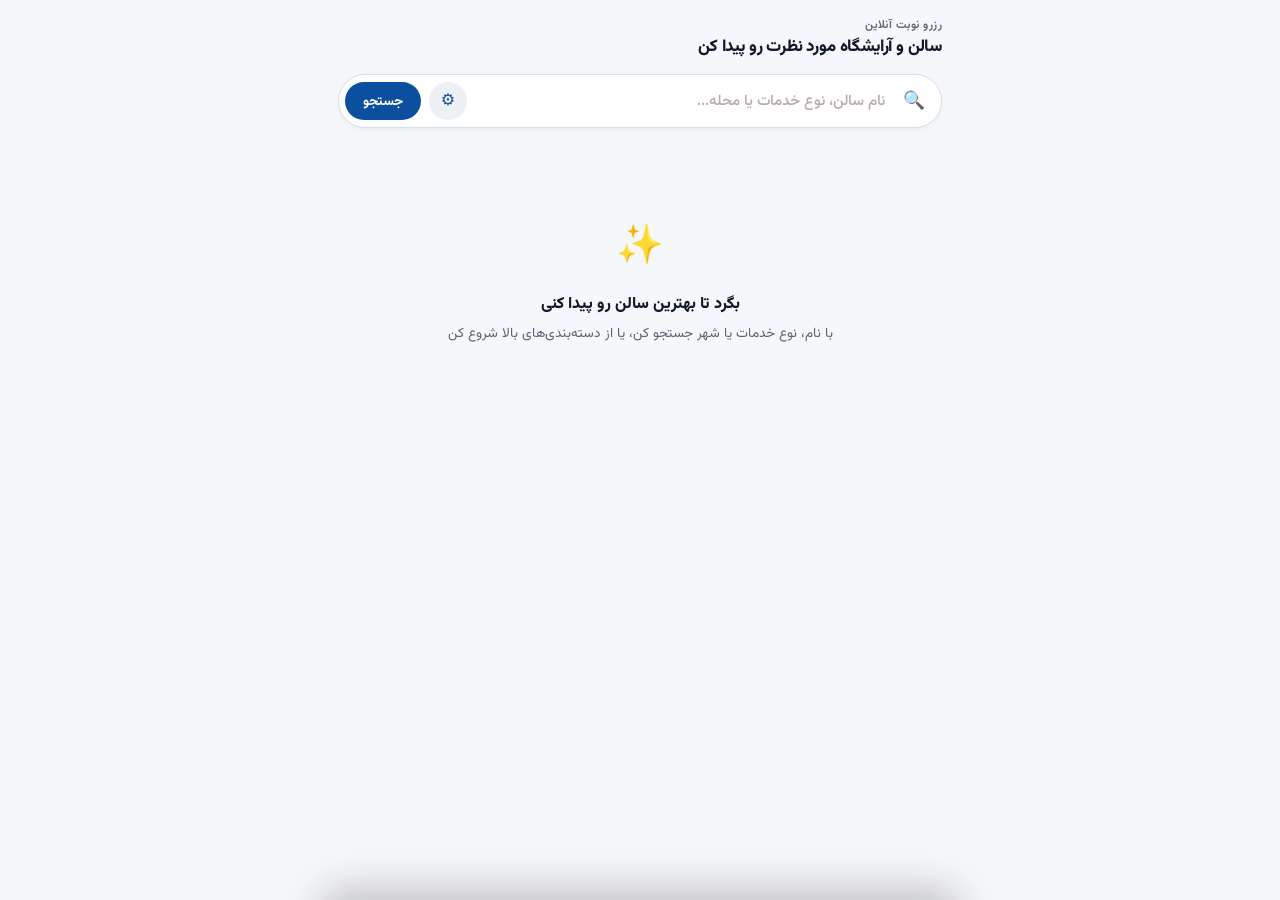
<file: project/webapp/search.html>
<!DOCTYPE html>
<html lang="fa" dir="rtl">
<head>
<meta charset="UTF-8">
<meta name="viewport" content="width=device-width, initial-scale=1.0, viewport-fit=cover">
<title>جستجوی سالن و آرایشگاه</title>
<script src="https://telegram.org/js/telegram-web-app.js"></script>
<link rel="preconnect" href="https://fonts.googleapis.com">
<link rel="preconnect" href="https://fonts.gstatic.com" crossorigin>
<link href="https://fonts.googleapis.com/css2?family=Vazirmatn:wght@400;500;600;700;800&display=swap" rel="stylesheet">
<style>
    :root{
        --ink:#111827;
        --ink-soft:#5B6472;
        --brand:#0B4F9E;
        --brand-dark:#08418A;
        --brand-light:#E2EDFB;
        --gold:#1E6FE0;
        --gold-soft:#EFF5FC;
        --bg:#F5F7FA;
        --surface:#FFFFFF;
        --surface-soft:#EDF1F6;
        --sage:#15803D;
        --sage-soft:#E7F4EC;
        --border:#D8DFE7;
        --shadow-sm:0 2px 8px -4px rgba(36,27,34,.14);
        --shadow-md:0 10px 30px -14px rgba(36,27,34,.28);
        --radius-lg:20px;
        --radius-md:14px;
        --radius-sm:10px;
    }
    *{margin:0;padding:0;box-sizing:border-box;-webkit-tap-highlight-color:transparent}
    html{-webkit-text-size-adjust:100%}
    body{
        font-family:'Vazirmatn',system-ui,sans-serif;
        background:var(--bg);
        color:var(--ink);
        min-height:100vh;
        padding-bottom:32px;
    }
    button, select, input{font-family:inherit}
    :focus-visible{outline:2px solid var(--brand);outline-offset:2px;border-radius:6px}
    @media (prefers-reduced-motion: reduce){
        *{animation-duration:.001ms !important;transition-duration:.001ms !important}
    }

    /* ===== Header ===== */
    .topbar{
        position:sticky;top:0;z-index:20;
        background:var(--bg);
        padding:16px 18px 10px;
    }
    .brand-row{display:flex;align-items:center;justify-content:space-between;margin-bottom:14px}
    .brand-row h1{font-size:1.05rem;font-weight:800;letter-spacing:-.01em}
    .brand-row .eyebrow{font-size:.72rem;color:var(--ink-soft);font-weight:600;letter-spacing:.04em}

    .search-shell{
        display:flex;align-items:center;gap:8px;
        background:var(--surface);
        border:1.5px solid var(--border);
        border-radius:999px;
        padding:6px 8px 6px 6px;
        box-shadow:var(--shadow-sm);
        transition:border-color .15s, box-shadow .15s;
    }
    .search-shell:focus-within{border-color:var(--brand);box-shadow:0 0 0 4px var(--brand-light)}
    .search-shell .icon{width:38px;height:38px;flex:none;display:flex;align-items:center;justify-content:center;color:var(--brand);font-size:1.1rem}
    .search-shell input{
        flex:1;border:none;background:transparent;font-size:.95rem;font-weight:500;
        color:var(--ink);padding:8px 2px;min-width:0;
    }
    .search-shell input::placeholder{color:#B8A9AF}
    .search-shell button.filter-toggle{
        flex:none;width:38px;height:38px;border-radius:50%;border:none;
        background:var(--surface-soft);color:var(--brand);font-size:1rem;cursor:pointer;
        display:flex;align-items:center;justify-content:center;transition:background .15s,transform .1s;
    }
    .search-shell button.filter-toggle.active{background:var(--brand);color:#fff}
    .search-shell button.filter-toggle:active{transform:scale(.92)}
    .search-shell button.go{
        flex:none;height:38px;padding:0 18px;border:none;border-radius:999px;
        background:var(--brand);color:#fff;font-weight:700;font-size:.85rem;cursor:pointer;
        transition:background .15s, transform .1s;
    }
    .search-shell button.go:active{transform:scale(.96)}
    .search-shell button.go:disabled{opacity:.6}

    /* category chip scroller */
    .chip-row{
        display:flex;gap:8px;overflow-x:auto;padding:14px 2px 4px;
        scrollbar-width:none;
    }
    .chip-row::-webkit-scrollbar{display:none}
    .chip{
        flex:none;padding:8px 16px;border-radius:999px;border:1.5px solid var(--border);
        background:var(--surface);color:var(--ink-soft);font-size:.82rem;font-weight:600;
        cursor:pointer;white-space:nowrap;transition:all .15s;
    }
    .chip.active{background:var(--brand);border-color:var(--brand);color:#fff}
    .chip:active{transform:scale(.96)}

    /* filters drawer */
    .filters-drawer{
        max-height:0;overflow:hidden;transition:max-height .25s ease;
    }
    .filters-drawer.open{max-height:220px}
    .filters-drawer-inner{
        display:grid;grid-template-columns:1fr 1fr;gap:10px;padding:12px 2px 2px;
    }
    .field{display:flex;flex-direction:column;gap:5px}
    .field label{font-size:.72rem;font-weight:700;color:var(--ink-soft)}
    .field select{
        appearance:none;-webkit-appearance:none;
        background:var(--surface) url('data:image/svg+xml,<svg xmlns="http://www.w3.org/2000/svg" viewBox="0 0 24 24" fill="none" stroke="%237A6A72" stroke-width="2"><path d="M6 9l6 6 6-6"/></svg>') left 10px center/16px no-repeat;
        border:1.5px solid var(--border);border-radius:var(--radius-sm);
        padding:9px 34px 9px 12px;font-size:.85rem;font-weight:500;color:var(--ink);
    }

    .recent-wrap{padding:10px 2px 0}
    .recent-wrap .label{font-size:.72rem;font-weight:700;color:var(--ink-soft);margin-bottom:8px}
    .recent-list{display:flex;gap:8px;overflow-x:auto;scrollbar-width:none}
    .recent-list::-webkit-scrollbar{display:none}
    .recent-item{
        flex:none;padding:6px 14px;border-radius:999px;background:var(--surface-soft);
        font-size:.78rem;color:var(--ink-soft);cursor:pointer;font-weight:500;
    }

    /* active filter chips */
    .active-filters{display:flex;flex-wrap:wrap;gap:8px;padding:10px 2px 0}
    .filter-chip{
        display:flex;align-items:center;gap:6px;background:var(--gold-soft);
        color:var(--brand-dark);border-radius:999px;padding:5px 8px 5px 14px;font-size:.78rem;font-weight:600;
    }
    .filter-chip button{
        width:18px;height:18px;border-radius:50%;border:none;background:rgba(122,46,67,.14);
        color:var(--brand-dark);font-size:.8rem;cursor:pointer;display:flex;align-items:center;justify-content:center;
    }

    /* ===== Results ===== */
    main{padding:6px 18px 0}
    .results-header{display:flex;align-items:center;justify-content:space-between;padding:16px 2px 12px}
    .results-count{font-size:.85rem;font-weight:700;color:var(--ink)}
    .sort-select{
        appearance:none;-webkit-appearance:none;background:transparent;
        border:none;font-size:.8rem;font-weight:600;color:var(--brand);padding:4px 18px 4px 4px;
        background-image:url('data:image/svg+xml,<svg xmlns="http://www.w3.org/2000/svg" viewBox="0 0 24 24" fill="none" stroke="%237A2E43" stroke-width="2"><path d="M6 9l6 6 6-6"/></svg>');
        background-repeat:no-repeat;background-position:left center;background-size:15px;
    }

    .business-grid{display:flex;flex-direction:column;gap:14px}

    .business-card{
        background:var(--surface);border:1px solid var(--border);border-radius:var(--radius-lg);
        padding:16px;box-shadow:var(--shadow-sm);
        transition:transform .15s, box-shadow .15s;
        animation:rise .35s ease both;
    }
    @keyframes rise{from{opacity:0;transform:translateY(8px)}to{opacity:1;transform:translateY(0)}}
    .business-card:active{transform:scale(.99)}

    .card-top{display:flex;gap:12px;align-items:flex-start}
    .monogram{
        flex:none;width:52px;height:52px;border-radius:16px;
        background:linear-gradient(135deg,var(--brand),var(--brand-dark));
        display:flex;align-items:center;justify-content:center;
        color:var(--gold-soft);font-weight:800;font-size:1.3rem;
        box-shadow:inset 0 0 0 2px rgba(201,161,92,.5);
    }
    .card-heading{flex:1;min-width:0}
    .card-heading .name{font-size:1rem;font-weight:700;color:var(--ink);line-height:1.35}
    .card-heading .meta{display:flex;align-items:center;gap:5px;margin-top:4px;font-size:.78rem;color:var(--ink-soft);font-weight:500}
    .type-badge{
        flex:none;background:var(--gold-soft);color:var(--brand-dark);font-size:.7rem;font-weight:700;
        padding:5px 10px;border-radius:999px;white-space:nowrap;
    }

    .card-desc{font-size:.83rem;color:var(--ink-soft);line-height:1.6;margin-top:10px;
        display:-webkit-box;-webkit-line-clamp:2;-webkit-box-orient:vertical;overflow:hidden}

    .card-info-row{display:flex;flex-wrap:wrap;gap:10px 16px;margin-top:10px;font-size:.78rem;color:var(--ink-soft)}
    .card-info-row span{display:flex;align-items:center;gap:4px}

    .service-pills{display:flex;flex-wrap:wrap;gap:6px;margin-top:12px}
    .service-pill{
        font-size:.72rem;font-weight:600;color:var(--brand-dark);
        background:var(--surface-soft);border:1px solid var(--border);
        padding:4px 10px;border-radius:999px;
    }

    .card-actions{display:flex;gap:8px;margin-top:14px}
    .btn{
        flex:1;text-align:center;padding:11px;border-radius:var(--radius-sm);font-size:.85rem;font-weight:700;
        border:none;cursor:pointer;text-decoration:none;display:flex;align-items:center;justify-content:center;gap:6px;
        transition:transform .1s, filter .15s;
    }
    .btn:active{transform:scale(.97)}
    .btn-outline{background:var(--surface);color:var(--brand);border:1.5px solid var(--brand-light);box-shadow:none}
    .btn-outline:hover{background:var(--brand-light)}
    .btn-fill{background:linear-gradient(135deg,var(--brand),var(--brand-dark));color:#fff}
    .btn-fill:hover{filter:brightness(1.05)}

    /* skeleton loading */
    .skeleton-card{background:var(--surface);border:1px solid var(--border);border-radius:var(--radius-lg);padding:16px}
    .skeleton{background:linear-gradient(90deg,var(--surface-soft) 25%,#efe4de 37%,var(--surface-soft) 63%);
        background-size:400% 100%;animation:shimmer 1.4s ease infinite;border-radius:8px}
    @keyframes shimmer{0%{background-position:100% 0}100%{background-position:-100% 0}}
    .sk-row{display:flex;gap:12px}
    .sk-avatar{width:52px;height:52px;border-radius:16px;flex:none}
    .sk-lines{flex:1}
    .sk-line{height:12px;margin-bottom:8px}

    /* pagination */
    .pagination{display:flex;justify-content:center;align-items:center;gap:6px;padding:22px 0 4px;flex-wrap:wrap}
    .pagination button{
        min-width:36px;height:36px;padding:0 10px;border-radius:10px;border:1.5px solid var(--border);
        background:var(--surface);color:var(--ink);font-size:.82rem;font-weight:600;cursor:pointer;
    }
    .pagination button.active-page{background:var(--brand);border-color:var(--brand);color:#fff}
    .pagination button:disabled{opacity:.4;cursor:not-allowed}

    /* empty state */
    .empty-state{text-align:center;padding:56px 20px}
    .empty-state .glyph{font-size:2.4rem;margin-bottom:14px}
    .empty-state h3{font-size:1rem;font-weight:800;margin-bottom:6px}
    .empty-state p{font-size:.85rem;color:var(--ink-soft);line-height:1.6}

    /* bottom sheet */
    .sheet-backdrop{
        position:fixed;inset:0;background:rgba(36,27,34,.5);z-index:100;
        opacity:0;pointer-events:none;transition:opacity .2s;
    }
    .sheet-backdrop.open{opacity:1;pointer-events:auto}
    .sheet{
        position:fixed;left:0;right:0;bottom:0;z-index:101;
        background:var(--surface);border-radius:24px 24px 0 0;
        max-height:86vh;overflow-y:auto;padding:10px 20px calc(24px + env(safe-area-inset-bottom));
        transform:translateY(100%);transition:transform .28s cubic-bezier(.32,.72,0,1);
        box-shadow:0 -10px 40px rgba(36,27,34,.25);
    }
    .sheet.open{transform:translateY(0)}
    .sheet-handle{width:40px;height:4px;background:var(--border);border-radius:99px;margin:6px auto 14px}
    .sheet-header{text-align:center;margin-bottom:18px}
    .sheet-header .monogram{margin:0 auto 12px}
    .sheet-header h2{font-size:1.15rem;font-weight:800}
    .sheet-section{margin-bottom:18px}
    .sheet-section h4{font-size:.78rem;font-weight:700;color:var(--brand);margin-bottom:8px;letter-spacing:.02em}
    .sheet-section p{font-size:.85rem;color:var(--ink-soft);line-height:1.7}
    .detail-row{display:flex;gap:8px;font-size:.85rem;padding:6px 0;border-bottom:1px solid var(--border)}
    .detail-row:last-child{border-bottom:none}
    .detail-row b{flex:none;color:var(--ink-soft);font-weight:600}
    .service-detail-card{
        background:var(--surface-soft);border-radius:var(--radius-sm);padding:12px 14px;margin-bottom:8px;
        border-inline-start:3px solid var(--gold);
    }
    .service-detail-card .sname{font-weight:700;font-size:.88rem;margin-bottom:3px}
    .service-detail-card .sdesc{font-size:.78rem;color:var(--ink-soft);margin-bottom:6px}
    .service-detail-card .smeta{display:flex;gap:14px;font-size:.78rem;color:var(--ink-soft);font-weight:600}
    .sheet-cta{position:sticky;bottom:0;background:var(--surface);padding-top:6px}

    @media (min-width:640px){
        main, .topbar{max-width:640px;margin:0 auto}
        .sheet{max-width:640px;margin:0 auto;left:0;right:0}
    }
</style>
</head>
<body>

<div class="topbar">
    <div class="brand-row">
        <div>
            <div class="eyebrow">رزرو نوبت آنلاین</div>
            <h1>سالن و آرایشگاه مورد نظرت رو پیدا کن</h1>
        </div>
    </div>

    <form id="searchForm">
        <div class="search-shell">
            <div class="icon">🔍</div>
            <input type="text" id="query" name="query" placeholder="نام سالن، نوع خدمات یا محله...">
            <button type="button" class="filter-toggle" id="filterToggleBtn" aria-label="فیلترها">⚙️</button>
            <button type="submit" class="go" id="searchBtn">جستجو</button>
        </div>

        <div class="filters-drawer" id="filtersDrawer">
            <div class="filters-drawer-inner">
                <div class="field">
                    <label for="province">استان</label>
                    <select id="province" name="province"><option value="">همه استان‌ها</option></select>
                </div>
                <div class="field">
                    <label for="city">شهر</label>
                    <select id="city" name="city"><option value="">همه شهرها</option></select>
                </div>
            </div>
        </div>
    </form>

    <div class="chip-row" id="categoryChips">
        <!-- category chips injected here; includes hidden select kept for form submit -->
    </div>
    <select id="category" name="category" form="searchForm" style="display:none"><option value="">همه دسته‌ها</option></select>

    <div class="active-filters" id="activeFilters" style="display:none"></div>

    <div class="recent-wrap" id="recentSearches" style="display:none">
        <div class="label">جستجوی اخیر</div>
        <div class="recent-list" id="recentList"></div>
    </div>
</div>

<main>
    <div class="results-header" id="resultsHeader" style="display:none">
        <div class="results-count" id="resultsCount"></div>
        <select class="sort-select" id="sortSelect">
            <option value="relevance">مرتبط‌ترین</option>
            <option value="newest">جدیدترین</option>
            <option value="oldest">قدیمی‌ترین</option>
            <option value="name">نام (الفبایی)</option>
            <option value="services">بیشترین خدمات</option>
        </select>
    </div>

    <div id="loadingIndicator" style="display:none">
        <div class="business-grid">
            <div class="skeleton-card"><div class="sk-row"><div class="skeleton sk-avatar"></div><div class="sk-lines"><div class="skeleton sk-line" style="width:60%"></div><div class="skeleton sk-line" style="width:40%"></div><div class="skeleton sk-line" style="width:90%"></div></div></div></div>
            <div class="skeleton-card"><div class="sk-row"><div class="skeleton sk-avatar"></div><div class="sk-lines"><div class="skeleton sk-line" style="width:55%"></div><div class="skeleton sk-line" style="width:35%"></div><div class="skeleton sk-line" style="width:85%"></div></div></div></div>
        </div>
    </div>

    <div class="business-grid" id="businessGrid"></div>

    <div class="pagination" id="pagination" style="display:none"></div>

    <div class="empty-state" id="noResults" style="display:none">
        <div class="glyph">💇‍♀️</div>
        <h3>نتیجه‌ای پیدا نشد</h3>
        <p>کلمهٔ دیگری امتحان کن یا فیلترها رو تغییر بده</p>
    </div>

    <div class="empty-state" id="initialState">
        <div class="glyph">✨</div>
        <h3>بگرد تا بهترین سالن رو پیدا کنی</h3>
        <p>با نام، نوع خدمات یا شهر جستجو کن، یا از دسته‌بندی‌های بالا شروع کن</p>
    </div>
</main>

<div class="sheet-backdrop" id="sheetBackdrop"></div>
<div class="sheet" id="detailSheet">
    <div class="sheet-handle"></div>
    <div id="sheetContent"></div>
</div>

<script>
(function(){
    try{
        const tg = window.Telegram?.WebApp;
        if(tg){
            tg.ready();
            tg.expand();
            if(tg.setHeaderColor) tg.setHeaderColor('#F5F7FA');
            if(tg.setBackgroundColor) tg.setBackgroundColor('#F5F7FA');
        }
    }catch(e){}
})();

function haptic(style){
    try{ window.Telegram?.WebApp?.HapticFeedback?.impactOccurred(style || 'light'); }catch(e){}
}

class AdvancedSearch {
    constructor() {
        this.currentPage = 1;
        this.currentFilters = {};
        this.recentSearches = this.loadRecentSearches();
        this.init();
    }

    init() {
        this.loadFilters();
        this.bindEvents();
        this.displayRecentSearches();
    }

    async loadFilters() {
        try {
            const response = await fetch('search_api.php?action=filters');
            const data = await response.json();
            if (data.success) {
                this.populateSelect('province', data.filters.provinces, 'province', 'count');
                if (data.filters.categories) {
                    this.populateSelect('category', data.filters.categories, 'business_type', 'count');
                    this.renderCategoryChips(data.filters.categories);
                }
                this.setupCascadingFilters();
            }
        } catch (error) {
            console.error('خطا در بارگذاری فیلترها:', error);
        }
    }

    renderCategoryChips(categories) {
        const row = document.getElementById('categoryChips');
        row.innerHTML = '';
        const allChip = document.createElement('button');
        allChip.type = 'button';
        allChip.className = 'chip active';
        allChip.textContent = 'همه';
        allChip.onclick = () => this.selectChip(allChip, '');
        row.appendChild(allChip);

        categories.forEach(cat => {
            const chip = document.createElement('button');
            chip.type = 'button';
            chip.className = 'chip';
            chip.textContent = `${cat.business_type} (${cat.count})`;
            chip.onclick = () => this.selectChip(chip, cat.business_type);
            row.appendChild(chip);
        });
    }

    selectChip(el, value) {
        haptic('light');
        document.querySelectorAll('#categoryChips .chip').forEach(c => c.classList.remove('active'));
        el.classList.add('active');
        const categorySelect = document.getElementById('category');
        categorySelect.value = value;
        categorySelect.dispatchEvent(new Event('change'));
        this.currentPage = 1;
        this.performSearch();
    }

    populateSelect(selectId, options, valueField, countField) {
        const select = document.getElementById(selectId);
        const currentValue = select.value;
        const defaultOption = select.querySelector('option[value=""]');
        select.innerHTML = '';
        select.appendChild(defaultOption);
        options.forEach(option => {
            const optionElement = document.createElement('option');
            optionElement.value = option[valueField];
            optionElement.textContent = `${option[valueField]} (${option[countField]})`;
            select.appendChild(optionElement);
        });
        select.value = currentValue;
    }

    setupCascadingFilters() {
        const provinceSelect = document.getElementById('province');
        const citySelect = document.getElementById('city');
        const categorySelect = document.getElementById('category');

        categorySelect.addEventListener('change', async () => {
            const selectedCategory = categorySelect.value;
            this.clearSelect(provinceSelect);
            this.clearSelect(citySelect);
            if (selectedCategory) {
                await this.loadProvincesByCategory(selectedCategory);
            } else {
                await this.loadGeneralProvinces();
            }
        });

        provinceSelect.addEventListener('change', async () => {
            const selectedProvince = provinceSelect.value;
            const selectedCategory = categorySelect.value;
            this.clearSelect(citySelect);
            if (selectedProvince) {
                if (selectedCategory) {
                    await this.loadCitiesByProvinceAndCategory(selectedProvince, selectedCategory);
                } else {
                    await this.loadCitiesByProvince(selectedProvince);
                }
            }
        });

        citySelect.addEventListener('change', async () => {
            const selectedProvince = provinceSelect.value;
            const selectedCity = citySelect.value;
            if (selectedProvince && selectedCity && !categorySelect.value) {
                await this.loadCategoriesByCity(selectedProvince, selectedCity);
            }
        });
    }

    clearSelect(selectElement) {
        const defaultOption = selectElement.querySelector('option[value=""]');
        selectElement.innerHTML = '';
        if (defaultOption) selectElement.appendChild(defaultOption.cloneNode(true));
    }

    async loadCitiesByProvince(province) {
        try {
            const response = await fetch(`search_api.php?action=cities&province=${encodeURIComponent(province)}`);
            const data = await response.json();
            if (data.success) {
                const citySelect = document.getElementById('city');
                data.cities.forEach(city => {
                    const option = document.createElement('option');
                    option.value = city.city;
                    option.textContent = `${city.city} (${city.count})`;
                    citySelect.appendChild(option);
                });
            }
        } catch (error) { console.error('خطا در بارگذاری شهرها:', error); }
    }

    async loadCategoriesByCity(province, city) {
        try {
            const response = await fetch(`search_api.php?action=categories&province=${encodeURIComponent(province)}&city=${encodeURIComponent(city)}`);
            const data = await response.json();
            if (data.success) {
                const categorySelect = document.getElementById('category');
                data.categories.forEach(category => {
                    const option = document.createElement('option');
                    option.value = category.business_type;
                    option.textContent = `${category.business_type} (${category.count})`;
                    categorySelect.appendChild(option);
                });
            }
        } catch (error) { console.error('خطا در بارگذاری دسته‌بندی‌ها:', error); }
    }

    async loadGeneralCategories() {
        try {
            const response = await fetch('search_api.php?action=filters');
            const data = await response.json();
            if (data.success && data.filters.categories) {
                const categorySelect = document.getElementById('category');
                data.filters.categories.forEach(category => {
                    const option = document.createElement('option');
                    option.value = category.business_type;
                    option.textContent = `${category.business_type} (${category.count})`;
                    categorySelect.appendChild(option);
                });
            }
        } catch (error) { console.error('خطا در بارگذاری دسته‌بندی‌های کلی:', error); }
    }

    async loadGeneralProvinces() {
        try {
            const response = await fetch('search_api.php?action=filters');
            const data = await response.json();
            if (data.success && data.filters.provinces) {
                const provinceSelect = document.getElementById('province');
                data.filters.provinces.forEach(province => {
                    const option = document.createElement('option');
                    option.value = province.province;
                    option.textContent = `${province.province} (${province.count})`;
                    provinceSelect.appendChild(option);
                });
            }
        } catch (error) { console.error('خطا در بارگذاری استان‌های کلی:', error); }
    }

    async loadProvincesByCategory(category) {
        try {
            const response = await fetch(`search_api.php?action=provinces_by_category&category=${encodeURIComponent(category)}`);
            const data = await response.json();
            if (data.success) {
                const provinceSelect = document.getElementById('province');
                data.provinces.forEach(province => {
                    const option = document.createElement('option');
                    option.value = province.province;
                    option.textContent = `${province.province} (${province.count})`;
                    provinceSelect.appendChild(option);
                });
            }
        } catch (error) { console.error('خطا در بارگذاری استان‌ها بر اساس دسته‌بندی:', error); }
    }

    async loadCitiesByProvinceAndCategory(province, category) {
        try {
            const response = await fetch(`search_api.php?action=cities&province=${encodeURIComponent(province)}&category=${encodeURIComponent(category)}`);
            const data = await response.json();
            if (data.success) {
                const citySelect = document.getElementById('city');
                data.cities.forEach(city => {
                    const option = document.createElement('option');
                    option.value = city.city;
                    option.textContent = `${city.city} (${city.count})`;
                    citySelect.appendChild(option);
                });
            }
        } catch (error) { console.error('خطا در بارگذاری شهرها بر اساس استان و دسته‌بندی:', error); }
    }

    bindEvents() {
        const form = document.getElementById('searchForm');
        const sortSelect = document.getElementById('sortSelect');
        const filterToggleBtn = document.getElementById('filterToggleBtn');
        const filtersDrawer = document.getElementById('filtersDrawer');

        form.addEventListener('submit', (e) => {
            e.preventDefault();
            haptic('light');
            this.currentPage = 1;
            this.performSearch();
        });

        sortSelect.addEventListener('change', () => {
            this.currentPage = 1;
            this.performSearch();
        });

        filterToggleBtn.addEventListener('click', () => {
            filtersDrawer.classList.toggle('open');
            filterToggleBtn.classList.toggle('active');
        });

        document.getElementById('sheetBackdrop').addEventListener('click', () => this.closeSheet());
    }

    async performSearch() {
        const formData = new FormData(document.getElementById('searchForm'));
        const params = new URLSearchParams();
        for (let [key, value] of formData.entries()) {
            if (value.trim()) params.append(key, value.trim());
        }
        params.append('page', this.currentPage);
        params.append('sort', document.getElementById('sortSelect').value);

        this.showLoading();
        document.getElementById('initialState').style.display = 'none';

        try {
            const response = await fetch(`search_api.php?${params}`);
            const data = await response.json();
            if (data.success) {
                this.displayResults(data);
                this.saveRecentSearch(data.filters);
            } else {
                this.showError(data.error);
            }
        } catch (error) {
            console.error('خطا در جستجو:', error);
            this.showError('خطا در اتصال به سرور');
        } finally {
            this.hideLoading();
        }
    }

    displayResults(data) {
        const { data: businesses, pagination, filters, search_term } = data;
        const filtersWithSearchTerm = { ...filters };
        if (search_term) filtersWithSearchTerm.search_term = search_term;

        this.displayBusinesses(businesses);
        this.displayPagination(pagination);
        this.displayActiveFilters(filtersWithSearchTerm);
        this.updateResultsHeader(pagination);

        if (businesses.length === 0) this.showNoResults(); else this.hideNoResults();
        this.scrollToResults();
    }

    scrollToResults() {
        const el = document.getElementById('resultsHeader');
        if (el) setTimeout(() => el.scrollIntoView({behavior:'smooth', block:'start'}), 100);
    }

    displayBusinesses(businesses) {
        const grid = document.getElementById('businessGrid');
        grid.innerHTML = '';
        businesses.forEach((business, i) => {
            const card = this.createBusinessCard(business);
            card.style.animationDelay = (i * 40) + 'ms';
            grid.appendChild(card);
        });
    }

    createBusinessCard(business) {
        const card = document.createElement('div');
        card.className = 'business-card';

        const initial = (business.name || '؟').trim().charAt(0);

        const servicesHtml = (business.services && business.services.length > 0)
            ? `<div class="service-pills">${business.services.slice(0,4).map(s => `<span class="service-pill">${s}</span>`).join('')}${business.services.length > 4 ? `<span class="service-pill">+${business.services.length - 4}</span>` : ''}</div>`
            : '';

        const telegramUser = window.Telegram?.WebApp?.initDataUnsafe?.user;
        const userId = telegramUser?.id || null;
        const bookingUrl = userId
            ? `booking.html?business_id=${business.id}&user_id=${userId}&from_search=true`
            : `booking.html?business_id=${business.id}&from_search=true`;

        card.innerHTML = `
            <div class="card-top">
                <div class="monogram">${initial}</div>
                <div class="card-heading">
                    <div class="name">${business.name}</div>
                    <div class="meta">📍 ${business.city}، ${business.province}</div>
                </div>
                <div class="type-badge">${business.business_type}</div>
            </div>
            <div class="card-desc">${business.description || 'توضیحاتی ثبت نشده'}</div>
            <div class="card-info-row">
                <span>📞 ${business.phone}</span>
                <span>👤 ${business.owner_name}</span>
            </div>
            ${servicesHtml}
            <div class="card-actions">
                <button type="button" class="btn btn-outline" onclick="showBusinessDetails(${business.id})">جزئیات</button>
                <a href="${bookingUrl}" class="btn btn-fill">💇 رزرو نوبت</a>
            </div>
        `;
        return card;
    }

    displayPagination(pagination) {
        const paginationDiv = document.getElementById('pagination');
        if (pagination.total_pages <= 1) { paginationDiv.style.display = 'none'; return; }
        paginationDiv.style.display = 'flex';
        paginationDiv.innerHTML = '';

        const prevBtn = document.createElement('button');
        prevBtn.textContent = '‹';
        prevBtn.disabled = !pagination.has_prev;
        prevBtn.onclick = () => { this.currentPage = pagination.current_page - 1; this.performSearch(); };
        paginationDiv.appendChild(prevBtn);

        const startPage = Math.max(1, pagination.current_page - 2);
        const endPage = Math.min(pagination.total_pages, pagination.current_page + 2);
        for (let i = startPage; i <= endPage; i++) {
            const pageBtn = document.createElement('button');
            pageBtn.textContent = i;
            if (i === pagination.current_page) pageBtn.classList.add('active-page');
            pageBtn.onclick = () => { this.currentPage = i; this.performSearch(); };
            paginationDiv.appendChild(pageBtn);
        }

        const nextBtn = document.createElement('button');
        nextBtn.textContent = '›';
        nextBtn.disabled = !pagination.has_next;
        nextBtn.onclick = () => { this.currentPage = pagination.current_page + 1; this.performSearch(); };
        paginationDiv.appendChild(nextBtn);
    }

    displayActiveFilters(filters) {
        const filtersDiv = document.getElementById('activeFilters');
        filtersDiv.innerHTML = '';
        const activeFilters = [];
        if (filters.search_term) activeFilters.push({ key: 'query', label: `${filters.search_term}` });
        else if (filters.query) activeFilters.push({ key: 'query', label: `${filters.query}` });
        if (filters.category) activeFilters.push({ key: 'category', label: filters.category });
        if (filters.province) activeFilters.push({ key: 'province', label: filters.province });
        if (filters.city) activeFilters.push({ key: 'city', label: filters.city });

        if (activeFilters.length > 0) {
            filtersDiv.style.display = 'flex';
            activeFilters.forEach(filter => {
                const chip = document.createElement('div');
                chip.className = 'filter-chip';
                chip.innerHTML = `<span>${filter.label}</span><button aria-label="حذف">&times;</button>`;
                chip.querySelector('button').onclick = () => this.removeFilter(filter.key);
                filtersDiv.appendChild(chip);
            });
        } else {
            filtersDiv.style.display = 'none';
        }
    }

    removeFilter(filterKey) {
        const element = document.getElementById(filterKey);
        if (element) {
            element.value = '';
            if (filterKey === 'category') {
                document.querySelectorAll('#categoryChips .chip').forEach((c,i) => c.classList.toggle('active', i===0));
            }
            this.currentPage = 1;
            this.performSearch();
        }
    }

    updateResultsHeader(pagination) {
        const header = document.getElementById('resultsHeader');
        const count = document.getElementById('resultsCount');
        if (pagination.total > 0) {
            header.style.display = 'flex';
            count.textContent = `${pagination.total} نتیجه`;
        } else {
            header.style.display = 'none';
        }
    }

    saveRecentSearch(filters) {
        if (filters.query) {
            this.recentSearches = this.recentSearches.filter(s => s !== filters.query);
            this.recentSearches.unshift(filters.query);
            this.recentSearches = this.recentSearches.slice(0, 8);
            localStorage.setItem('recentSearches', JSON.stringify(this.recentSearches));
            this.displayRecentSearches();
        }
    }

    loadRecentSearches() {
        try { return JSON.parse(localStorage.getItem('recentSearches')) || []; }
        catch { return []; }
    }

    displayRecentSearches() {
        const container = document.getElementById('recentSearches');
        const list = document.getElementById('recentList');
        if (this.recentSearches.length > 0) {
            container.style.display = 'block';
            list.innerHTML = '';
            this.recentSearches.forEach(search => {
                const item = document.createElement('div');
                item.className = 'recent-item';
                item.textContent = search;
                item.onclick = () => {
                    document.getElementById('query').value = search;
                    this.currentPage = 1;
                    this.performSearch();
                };
                list.appendChild(item);
            });
        } else {
            container.style.display = 'none';
        }
    }

    showLoading() {
        document.getElementById('loadingIndicator').style.display = 'block';
        const searchBtn = document.getElementById('searchBtn');
        searchBtn.disabled = true;
    }
    hideLoading() {
        document.getElementById('loadingIndicator').style.display = 'none';
        document.getElementById('searchBtn').disabled = false;
    }
    showNoResults() { document.getElementById('noResults').style.display = 'block'; }
    hideNoResults() { document.getElementById('noResults').style.display = 'none'; }
    showError(message) { alert('خطا: ' + message); }

    openSheet() {
        document.getElementById('sheetBackdrop').classList.add('open');
        document.getElementById('detailSheet').classList.add('open');
    }
    closeSheet() {
        document.getElementById('sheetBackdrop').classList.remove('open');
        document.getElementById('detailSheet').classList.remove('open');
    }

    async showBusinessDetails(businessId) {
        try {
            const response = await fetch(`search_api.php?action=business_details&id=${businessId}`);
            const data = await response.json();
            if (!(data.success && data.business)) { alert('خطا در دریافت اطلاعات کسب‌وکار'); return; }

            const business = data.business;
            const initial = (business.name || '؟').trim().charAt(0);

            let servicesHtml = '';
            if (business.services && business.services.length > 0) {
                servicesHtml = `<div class="sheet-section"><h4>خدمات</h4>` +
                    business.services.map(s => `
                        <div class="service-detail-card">
                            <div class="sname">${s.name}</div>
                            ${s.description ? `<div class="sdesc">${s.description}</div>` : ''}
                            <div class="smeta">
                                ${s.price ? `<span>💰 ${parseInt(s.price).toLocaleString()} تومان</span>` : ''}
                                ${s.duration_minutes ? `<span>⏱️ ${s.duration_minutes} دقیقه</span>` : ''}
                            </div>
                        </div>`).join('') + `</div>`;
            }

            const telegramUser = window.Telegram?.WebApp?.initDataUnsafe?.user;
            const userId = telegramUser?.id || null;
            const bookingUrl = userId ? `booking.html?business_id=${business.id}&user_id=${userId}` : `booking.html?business_id=${business.id}`;

            document.getElementById('sheetContent').innerHTML = `
                <div class="sheet-header">
                    <div class="monogram" style="width:56px;height:56px;font-size:1.5rem">${initial}</div>
                    <h2>${business.name}</h2>
                    <span class="type-badge">${business.business_type}</span>
                </div>
                <div class="sheet-section">
                    <h4>دربارهٔ سالن</h4>
                    <p>${business.description || 'توضیحاتی ثبت نشده'}</p>
                </div>
                <div class="sheet-section">
                    <div class="detail-row"><b>📍 آدرس</b><span>${business.address}</span></div>
                    <div class="detail-row"><b>📞 تلفن</b><span>${business.phone}</span></div>
                    <div class="detail-row"><b>🌍 موقعیت</b><span>${business.city}، ${business.province}</span></div>
                    <div class="detail-row"><b>👤 مدیر</b><span>${business.owner_name}</span></div>
                </div>
                ${servicesHtml}
                <div class="sheet-cta">
                    <a href="${bookingUrl}" class="btn btn-fill" style="width:100%">💇 رزرو نوبت</a>
                </div>
            `;
            haptic('light');
            this.openSheet();
        } catch (error) {
            console.error('خطا در نمایش جزئیات:', error);
            alert('خطا در اتصال به سرور');
        }
    }
}

let searchInstance;
document.addEventListener('DOMContentLoaded', () => {
    searchInstance = new AdvancedSearch();
    window.showBusinessDetails = (businessId) => searchInstance.showBusinessDetails(businessId);
});
</script>
</body>
</html>
</file>
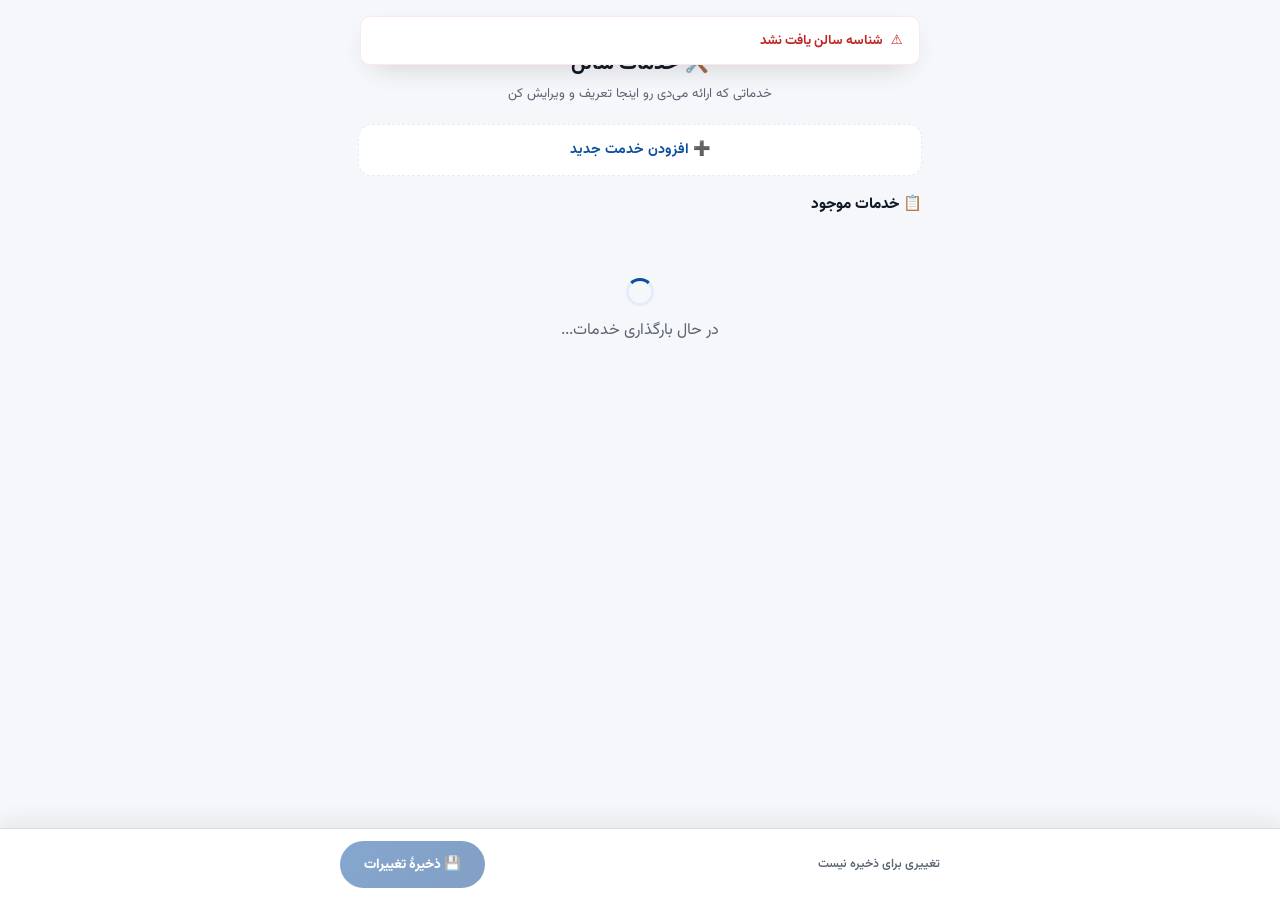
<file: project/webapp/services.html>
<!DOCTYPE html>
<html lang="fa" dir="rtl">
<head>
<meta charset="UTF-8">
<meta name="viewport" content="width=device-width, initial-scale=1.0, viewport-fit=cover">
<title>مدیریت خدمات</title>
<script src="https://telegram.org/js/telegram-web-app.js"></script>
<link rel="preconnect" href="https://fonts.googleapis.com">
<link rel="preconnect" href="https://fonts.gstatic.com" crossorigin>
<link href="https://fonts.googleapis.com/css2?family=Vazirmatn:wght@400;500;600;700;800&display=swap" rel="stylesheet">
<style>
    :root{
        --ink:#111827;--ink-soft:#5B6472;
        --brand:#0B4F9E;--brand-dark:#08418A;--brand-light:#E2EDFB;
        --gold:#1E6FE0;--gold-soft:#EFF5FC;
        --bg:#F5F7FA;--surface:#FFFFFF;--surface-soft:#EDF1F6;
        --sage:#15803D;--sage-soft:#E7F4EC;
        --danger:#C02525;--danger-soft:#FDE8E8;
        --border:#D8DFE7;
        --shadow-sm:0 2px 8px -4px rgba(36,27,34,.14);--shadow-md:0 10px 30px -14px rgba(36,27,34,.28);
        --radius-lg:20px;--radius-md:14px;--radius-sm:10px;
    }
    *{margin:0;padding:0;box-sizing:border-box;-webkit-tap-highlight-color:transparent}
    body{font-family:'Vazirmatn',system-ui,sans-serif;background:var(--bg);color:var(--ink);
        min-height:100vh;padding-bottom:104px;opacity:0;transition:opacity .4s ease}
    body.loaded{opacity:1}
    button,input,select,textarea{font-family:inherit}
    :focus-visible{outline:2px solid var(--brand);outline-offset:2px;border-radius:6px}
    @media (prefers-reduced-motion: reduce){*{animation-duration:.001ms !important;transition-duration:.001ms !important}}

    main{max-width:600px;margin:0 auto;padding:24px 18px 0}
    .intro{text-align:center;margin-bottom:20px}
    .intro .eyebrow{font-size:.72rem;font-weight:700;color:var(--brand);letter-spacing:.04em;margin-bottom:6px}
    .intro h1{font-size:1.25rem;font-weight:800}
    .intro p{font-size:.82rem;color:var(--ink-soft);margin-top:4px}

    #messageZone{margin-bottom:6px}
    .banner{border-radius:var(--radius-sm);padding:13px 14px;font-size:.83rem;font-weight:600;
        display:flex;align-items:flex-start;gap:8px;margin-bottom:16px;line-height:1.6}
    .banner.error{background:var(--danger-soft);color:var(--danger)}

    /* add-service toggle card */
    .add-toggle{width:100%;display:flex;align-items:center;justify-content:center;gap:8px;
        background:var(--surface);border:1.5px dashed var(--brand-light);border-radius:var(--radius-md);
        padding:14px;font-size:.88rem;font-weight:700;color:var(--brand);cursor:pointer;margin-bottom:16px;transition:all .15s}
    .add-toggle:active{transform:scale(.99)}
    .add-toggle.open{display:none}

    .add-card{background:var(--surface);border:1.5px solid var(--brand-light);border-radius:var(--radius-lg);
        padding:18px;margin-bottom:16px;box-shadow:var(--shadow-sm);display:none}
    .add-card.open{display:block;animation:rise .25s ease both}
    @keyframes rise{from{opacity:0;transform:translateY(-6px)}to{opacity:1;transform:translateY(0)}}
    .add-card h3{font-size:.92rem;font-weight:800;margin-bottom:14px;display:flex;align-items:center;gap:6px}
    .grid2{display:grid;grid-template-columns:1fr 1fr;gap:10px}
    .form-group{margin-bottom:12px}
    .form-group label{display:block;font-size:.76rem;font-weight:700;color:var(--ink-soft);margin-bottom:5px}
    .form-group input,.form-group textarea{
        width:100%;border:1.5px solid var(--border);border-radius:var(--radius-sm);
        padding:10px 12px;font-size:.85rem;background:var(--surface);color:var(--ink);transition:border-color .15s;
    }
    .form-group input:focus,.form-group textarea:focus{border-color:var(--brand)}
    .form-group textarea{resize:vertical;min-height:56px}
    .switch-row{display:flex;align-items:center;justify-content:space-between;background:var(--surface-soft);
        border-radius:var(--radius-sm);padding:10px 12px;margin-bottom:12px}
    .switch-row span{font-size:.82rem;font-weight:600}
    .switch{position:relative;width:42px;height:24px;flex:none}
    .switch input{opacity:0;width:0;height:0}
    .slider{position:absolute;inset:0;background:var(--border);border-radius:999px;cursor:pointer;transition:.2s}
    .slider:before{content:'';position:absolute;width:18px;height:18px;left:3px;top:3px;background:#fff;
        border-radius:50%;transition:.2s;box-shadow:0 1px 3px rgba(0,0,0,.2)}
    .switch input:checked + .slider{background:var(--sage)}
    .switch input:checked + .slider:before{transform:translateX(18px)}
    .add-actions{display:flex;gap:8px}
    .btn-secondary{flex:none;background:var(--surface-soft);color:var(--ink-soft);border:none;border-radius:var(--radius-sm);
        padding:11px 16px;font-size:.83rem;font-weight:700;cursor:pointer}
    .btn-add{flex:1;background:linear-gradient(135deg,var(--brand),var(--brand-dark));color:#fff;border:none;
        border-radius:var(--radius-sm);padding:11px 16px;font-size:.85rem;font-weight:700;cursor:pointer}
    .btn-add:active,.btn-secondary:active{transform:scale(.98)}

    .list-header{display:flex;align-items:center;justify-content:space-between;margin-bottom:12px}
    .list-header h2{font-size:.95rem;font-weight:800}
    .list-count{font-size:.76rem;color:var(--ink-soft);font-weight:600}

    .loading-row{text-align:center;padding:50px 20px;color:var(--ink-soft)}
    .spinner{width:28px;height:28px;border:3px solid var(--brand-light);border-top-color:var(--brand);
        border-radius:50%;animation:spin .8s linear infinite;margin:0 auto 12px}
    @keyframes spin{to{transform:rotate(360deg)}}

    .empty-state{text-align:center;padding:44px 20px;background:var(--surface);border-radius:var(--radius-lg);border:1px solid var(--border)}
    .empty-state .glyph{font-size:2rem;margin-bottom:10px}
    .empty-state p{font-size:.85rem;color:var(--ink-soft)}

    .service-card{background:var(--surface);border:1px solid var(--border);border-radius:var(--radius-lg);
        padding:16px;margin-bottom:12px;box-shadow:var(--shadow-sm);transition:opacity .2s}
    .service-card.is-deleted{opacity:.5;border-style:dashed}
    .service-card.is-new{border-color:var(--gold);border-style:dashed}
    .service-top{display:flex;justify-content:space-between;align-items:flex-start;gap:10px;margin-bottom:12px}
    .service-name-badge{display:flex;align-items:center;gap:8px;flex:1;min-width:0}
    .service-name-badge .name-input{border:none;background:transparent;font-size:.98rem;font-weight:800;
        padding:2px 4px;width:100%;border-radius:6px}
    .service-name-badge .name-input:focus{background:var(--surface-soft)}
    .new-tag{flex:none;font-size:.65rem;font-weight:800;color:var(--brand-dark);background:var(--gold-soft);
        padding:3px 8px;border-radius:999px}
    .card-actions{display:flex;gap:6px;flex:none}
    .icon-btn{width:32px;height:32px;border-radius:var(--radius-sm);border:none;cursor:pointer;font-size:.9rem;
        display:flex;align-items:center;justify-content:center;transition:transform .1s}
    .icon-btn:active{transform:scale(.9)}
    .icon-btn.danger{background:var(--danger-soft);color:var(--danger)}
    .icon-btn.restore{background:var(--sage-soft);color:var(--sage)}

    .service-fields{display:grid;grid-template-columns:1fr 1fr;gap:10px;margin-bottom:10px}
    .mini-field label{display:block;font-size:.7rem;font-weight:700;color:var(--ink-soft);margin-bottom:4px}
    .mini-field .input-suffix{position:relative}
    .mini-field input{width:100%;border:1.5px solid var(--border);border-radius:var(--radius-sm);
        padding:8px 10px;font-size:.83rem;background:var(--surface-soft);transition:border-color .15s}
    .mini-field input:focus{border-color:var(--brand);background:var(--surface)}
    .mini-field .suffix-label{position:absolute;left:10px;top:50%;transform:translateY(-50%);font-size:.68rem;color:var(--ink-soft);pointer-events:none}

    .service-desc textarea{width:100%;border:1.5px solid var(--border);border-radius:var(--radius-sm);
        padding:8px 10px;font-size:.8rem;background:var(--surface-soft);resize:vertical;min-height:44px}
    .service-desc textarea:focus{border-color:var(--brand);background:var(--surface)}
    .service-footer{display:flex;justify-content:space-between;align-items:center;margin-top:10px}
    .created-note{font-size:.7rem;color:var(--ink-soft)}
    .active-toggle{display:flex;align-items:center;gap:8px}
    .active-toggle span{font-size:.76rem;font-weight:700;color:var(--ink-soft)}

    .cta-bar{position:fixed;left:0;right:0;bottom:0;background:var(--surface);border-top:1px solid var(--border);
        padding:12px 18px calc(12px + env(safe-area-inset-bottom));box-shadow:0 -6px 24px rgba(36,27,34,.08);z-index:30}
    .cta-inner{max-width:600px;margin:0 auto;display:flex;align-items:center;gap:12px}
    .cta-status{flex:1;font-size:.76rem;color:var(--ink-soft);font-weight:600}
    .cta-status.dirty{color:var(--brand)}
    .cta-btn{flex:none;background:linear-gradient(135deg,var(--brand),var(--brand-dark));color:#fff;border:none;
        border-radius:999px;padding:13px 24px;font-size:.85rem;font-weight:800;cursor:pointer;
        display:flex;align-items:center;gap:6px;transition:transform .1s,filter .15s}
    .cta-btn:active{transform:scale(.96)}
    .cta-btn:disabled{opacity:.5;cursor:not-allowed}
    .cta-btn .spin{width:14px;height:14px;border:2px solid rgba(255,255,255,.4);border-top-color:#fff;
        border-radius:50%;animation:spin .7s linear infinite;display:none}
    .cta-btn.loading .spin{display:block}
    .cta-btn.loading .label{display:none}

    .toast{position:fixed;top:16px;left:16px;right:16px;z-index:200;background:var(--surface);
        border-radius:var(--radius-sm);padding:13px 16px;font-size:.83rem;font-weight:700;box-shadow:var(--shadow-md);
        display:flex;align-items:center;gap:8px;transform:translateY(-30px);opacity:0;transition:all .25s;max-width:560px;margin:0 auto}
    .toast.show{transform:translateY(0);opacity:1}
    .toast.success{color:var(--sage);border:1px solid var(--sage-soft)}
    .toast.error{color:var(--danger);border:1px solid var(--danger-soft)}

    @media (max-width:400px){.service-fields{grid-template-columns:1fr 1fr}}
</style>
</head>
<body>

<main>
    <div class="intro">
        <div class="eyebrow">مدیریت سالن</div>
        <h1>🛠️ خدمات سالن</h1>
        <p>خدماتی که ارائه می‌دی رو اینجا تعریف و ویرایش کن</p>
    </div>

    <div id="messageZone"></div>

    <button type="button" class="add-toggle" id="addToggleBtn">➕ افزودن خدمت جدید</button>

    <div class="add-card" id="addCard">
        <h3>✨ خدمت تازه</h3>
        <div class="form-group">
            <label for="newServiceName">نام خدمت *</label>
            <input type="text" id="newServiceName" placeholder="مثلاً کوتاهی مو">
        </div>
        <div class="grid2">
            <div class="form-group">
                <label for="newServicePrice">قیمت (تومان)</label>
                <input type="number" id="newServicePrice" placeholder="۵۰۰۰۰" min="0">
            </div>
            <div class="form-group">
                <label for="newServiceDuration">مدت زمان (دقیقه) *</label>
                <input type="number" id="newServiceDuration" placeholder="۳۰" min="1" max="1440">
            </div>
        </div>
        <div class="form-group">
            <label for="newServiceDescription">توضیحات <span style="font-weight:500">(اختیاری)</span></label>
            <textarea id="newServiceDescription" placeholder="توضیح کوتاهی دربارهٔ این خدمت..."></textarea>
        </div>
        <div class="switch-row">
            <span>این خدمت فعال باشه؟</span>
            <label class="switch"><input type="checkbox" id="newServiceActive" checked><span class="slider"></span></label>
        </div>
        <div class="add-actions">
            <button type="button" class="btn-secondary" id="cancelAddBtn">انصراف</button>
            <button type="button" class="btn-add" id="confirmAddBtn">➕ اضافه کردن</button>
        </div>
    </div>

    <div class="list-header">
        <h2>📋 خدمات موجود</h2>
        <span class="list-count" id="listCount"></span>
    </div>

    <div id="servicesList">
        <div class="loading-row"><div class="spinner"></div><p>در حال بارگذاری خدمات...</p></div>
    </div>
</main>

<div class="cta-bar">
    <div class="cta-inner">
        <div class="cta-status" id="ctaStatus">تغییری برای ذخیره نیست</div>
        <button type="button" class="cta-btn" id="saveBtn" disabled>
            <span class="spin"></span><span class="label">💾 ذخیرهٔ تغییرات</span>
        </button>
    </div>
</div>

<div class="toast" id="toast"></div>

<script>
function getTelegramApp() {
    const hash = window.location.hash;
    if (hash && hash.includes('tgWebAppData=')) {
        try {
            const match = hash.match(/tgWebAppData=([^&]+)/);
            if (match) {
                const tgWebAppData = decodeURIComponent(match[1]);
                const params = new URLSearchParams(tgWebAppData);
                const userParam = params.get('user');
                let userData = {};
                if (userParam) userData = JSON.parse(decodeURIComponent(userParam));
                return {
                    initData: tgWebAppData, initDataUnsafe: { user: userData },
                    ready: () => {}, expand: () => {}, close: () => {},
                    HapticFeedback: { impactOccurred(){} },
                    MainButton: { setText: (t) => this, show: () => this, hide: () => this }
                };
            }
        } catch (e) { console.error('Error parsing URL fragment:', e); }
    }
    if (window.Telegram && window.Telegram.WebApp && window.Telegram.WebApp.initData) {
        return window.Telegram.WebApp;
    }
    return null;
}

const tg = getTelegramApp() || (window.Telegram && window.Telegram.WebApp) || {
    initData: '', ready: () => {}, expand: () => {}, showAlert: (m) => alert(m),
    HapticFeedback: { impactOccurred(){} },
    MainButton: { setText: () => {}, show: () => {}, hide: () => {} }
};
if (tg.ready) tg.ready();
if (tg.expand) tg.expand();
try { if (tg.setHeaderColor) tg.setHeaderColor('#F5F7FA'); } catch(e) {}
try { if (tg.setBackgroundColor) tg.setBackgroundColor('#F5F7FA'); } catch(e) {}

function haptic(style){ try{ tg.HapticFeedback?.impactOccurred(style || 'light'); }catch(e){} }

let businessId = null;
let services = [];
let isLoading = false;

document.addEventListener('DOMContentLoaded', function() {
    document.body.classList.add('loaded');
    businessId = getParameterByName('businessId') || getParameterByName('id');
    if (!businessId) { showError('شناسه سالن یافت نشد'); return; }
    loadServices();

    document.getElementById('addToggleBtn').addEventListener('click', () => {
        document.getElementById('addToggleBtn').classList.add('open');
        document.getElementById('addCard').classList.add('open');
        document.getElementById('newServiceName').focus();
    });
    document.getElementById('cancelAddBtn').addEventListener('click', closeAddCard);
    document.getElementById('confirmAddBtn').addEventListener('click', addNewService);
    document.getElementById('saveBtn').addEventListener('click', saveAllServices);
});

function closeAddCard(){
    document.getElementById('addToggleBtn').classList.remove('open');
    document.getElementById('addCard').classList.remove('open');
    document.getElementById('newServiceName').value = '';
    document.getElementById('newServicePrice').value = '';
    document.getElementById('newServiceDuration').value = '';
    document.getElementById('newServiceDescription').value = '';
    document.getElementById('newServiceActive').checked = true;
}

function getParameterByName(name) {
    const url = window.location.href;
    const nameEscaped = name.replace(/[\[\]]/g, '\\$&');
    const regex = new RegExp('[?&]' + nameEscaped + '(=([^&#]*)|&|#|$)');
    const results = regex.exec(url);
    if (!results) return null;
    if (!results[2]) return '';
    return decodeURIComponent(results[2].replace(/\+/g, ' '));
}

async function loadServices() {
    if (isLoading) return;
    isLoading = true;
    try {
        const headers = { 'Content-Type': 'application/json; charset=utf-8' };
        if (tg.initData) headers['X-Telegram-Init-Data'] = tg.initData;
        const response = await fetch(`api.php?action=get_services&id=${businessId}`, { method: 'GET', headers });
        const data = await response.json();
        if (data.status === 'success') {
            services = (data.data && data.data.services) ? data.data.services : [];
            renderServices();
        } else {
            showError(data.message || 'خطا در بارگذاری خدمات');
        }
    } catch (error) {
        console.error('خطا در بارگذاری خدمات:', error);
        showError('خطا در ارتباط با سرور');
    } finally {
        isLoading = false;
    }
}

function renderServices() {
    const container = document.getElementById('servicesList');
    const visibleCount = services.filter(s => !s.deleted).length;
    document.getElementById('listCount').textContent = services.length ? `${visibleCount} فعال` : '';

    if (services.length === 0) {
        container.innerHTML = `<div class="empty-state"><div class="glyph">🛠️</div><p>هنوز خدمتی ثبت نشده — از دکمهٔ بالا شروع کن</p></div>`;
        updateCtaStatus();
        return;
    }

    container.innerHTML = services.map((service, index) => `
        <div class="service-card ${service.deleted ? 'is-deleted' : ''} ${service.id === null ? 'is-new' : ''}" data-index="${index}">
            <div class="service-top">
                <div class="service-name-badge">
                    <input type="text" class="name-input" value="${escapeAttr(service.name)}"
                        onchange="updateService(${index}, 'name', this.value)" ${service.deleted ? 'disabled' : ''}>
                    ${service.id === null ? '<span class="new-tag">تازه</span>' : ''}
                </div>
                <div class="card-actions">
                    ${service.deleted
                        ? `<button type="button" class="icon-btn restore" onclick="deleteService(${index})" aria-label="بازگردانی">↩️</button>`
                        : `<button type="button" class="icon-btn danger" onclick="deleteService(${index})" aria-label="حذف">🗑️</button>`}
                </div>
            </div>
            <div class="service-fields">
                <div class="mini-field">
                    <label>قیمت</label>
                    <div class="input-suffix">
                        <input type="number" value="${service.price ?? 0}" min="0"
                            onchange="updateService(${index}, 'price', this.value)" ${service.deleted ? 'disabled' : ''}>
                        <span class="suffix-label">تومان</span>
                    </div>
                </div>
                <div class="mini-field">
                    <label>مدت زمان</label>
                    <div class="input-suffix">
                        <input type="number" value="${service.duration_minutes ?? ''}" min="1" max="1440"
                            onchange="updateService(${index}, 'duration_minutes', this.value)" ${service.deleted ? 'disabled' : ''}>
                        <span class="suffix-label">دقیقه</span>
                    </div>
                </div>
            </div>
            <div class="service-desc">
                <textarea rows="2" placeholder="توضیحات (اختیاری)" onchange="updateService(${index}, 'description', this.value)" ${service.deleted ? 'disabled' : ''}>${service.description ? escapeHtml(service.description) : ''}</textarea>
            </div>
            <div class="service-footer">
                <span class="created-note">${service.created_at ? 'ایجاد: ' + new Date(service.created_at).toLocaleDateString('fa-IR') : ''}</span>
                <div class="active-toggle">
                    <span>${service.is_active ? 'فعال' : 'غیرفعال'}</span>
                    <label class="switch">
                        <input type="checkbox" ${service.is_active ? 'checked' : ''} onchange="toggleServiceActive(${index})" ${service.deleted ? 'disabled' : ''}>
                        <span class="slider"></span>
                    </label>
                </div>
            </div>
        </div>
    `).join('');

    updateCtaStatus();
}

function escapeHtml(str){ const d = document.createElement('div'); d.textContent = str; return d.innerHTML; }
function escapeAttr(str){ return (str || '').replace(/"/g, '&quot;'); }

function addNewService() {
    const name = document.getElementById('newServiceName').value.trim();
    const price = parseFloat(document.getElementById('newServicePrice').value) || 0;
    const duration = parseInt(document.getElementById('newServiceDuration').value) || 0;
    const description = document.getElementById('newServiceDescription').value.trim();
    const isActive = document.getElementById('newServiceActive').checked;

    if (!name) { showError('نام خدمت الزامی است'); return; }
    if (duration <= 0 || duration > 1440) { showError('مدت زمان باید بین ۱ تا ۱۴۴۰ دقیقه باشد'); return; }

    services.push({
        id: null, name, description: description || null, price,
        duration_minutes: duration, is_active: isActive ? 1 : 0, created_at: null, deleted: false
    });
    renderServices();
    closeAddCard();
    haptic('light');
    showToast('خدمت جدید اضافه شد — یادت نره «ذخیرهٔ تغییرات» رو بزنی', 'success');
    document.getElementById('servicesList').scrollIntoView({ behavior: 'smooth', block: 'end' });
}

function updateService(index, field, value) {
    if (index < 0 || index >= services.length) return;
    let v = value;
    if (field === 'price') { v = parseFloat(value); if (isNaN(v) || v < 0) v = 0; }
    if (field === 'duration_minutes') {
        v = parseInt(value, 10);
        if (!Number.isInteger(v) || v < 1) v = 1;
        if (v > 1440) v = 1440;
    }
    services[index][field] = v;
    services[index].modified = true;
    updateCtaStatus();
}

function toggleServiceActive(index) {
    if (index < 0 || index >= services.length) return;
    services[index].is_active = services[index].is_active ? 0 : 1;
    services[index].modified = true;
    haptic('light');
    renderServices();
}

function deleteService(index) {
    if (index < 0 || index >= services.length) return;
    services[index].deleted = !services[index].deleted;
    services[index].modified = true;
    haptic('light');
    renderServices();
}

function hasUnsavedChanges(){
    return services.some(s => s.modified || s.deleted || s.id === null);
}

function updateCtaStatus(){
    const saveBtn = document.getElementById('saveBtn');
    const status = document.getElementById('ctaStatus');
    const dirty = hasUnsavedChanges();
    saveBtn.disabled = !dirty;
    status.classList.toggle('dirty', dirty);
    status.textContent = dirty ? '✏️ تغییرات ذخیره‌نشده داری' : 'تغییری برای ذخیره نیست';
}

async function saveAllServices() {
    if (isLoading) return;
    const saveBtn = document.getElementById('saveBtn');
    isLoading = true;
    saveBtn.classList.add('loading');
    saveBtn.disabled = true;

    try {
        const headers = { 'Content-Type': 'application/json; charset=utf-8' };
        if (tg.initData) headers['X-Telegram-Init-Data'] = tg.initData;
        const payload = {
            action: 'update_services',
            businessId: businessId,
            services: services,
            telegram_init_data: tg.initData || undefined
        };
        const response = await fetch('api.php', { method: 'POST', headers, body: JSON.stringify(payload) });
        const data = await response.json();

        if (data.status === 'success') {
            haptic('medium');
            showSuccess('همهٔ تغییرات ذخیره شد!');
            if (data.data && data.data.services) {
                services = data.data.services;
                renderServices();
            }
        } else {
            showError(data.message || 'خطا در ذخیره تغییرات');
        }
    } catch (error) {
        console.error('خطا در ذخیره:', error);
        showError('خطا در ارتباط با سرور');
    } finally {
        isLoading = false;
        saveBtn.classList.remove('loading');
        updateCtaStatus();
    }
}

function showSuccess(message){ showToast(message, 'success'); }
function showError(message){
    if (tg && tg.showAlert) tg.showAlert('خطا: ' + message);
    showToast(message, 'error');
}

function showToast(message, type = 'success') {
    const toast = document.getElementById('toast');
    toast.className = `toast ${type}`;
    toast.innerHTML = `${type === 'success' ? '✅' : '⚠️'} <span>${message}</span>`;
    requestAnimationFrame(() => toast.classList.add('show'));
    clearTimeout(window.__toastTimer);
    window.__toastTimer = setTimeout(() => { toast.classList.remove('show'); }, 3200);
}
</script>
</body>
</html>
</file>
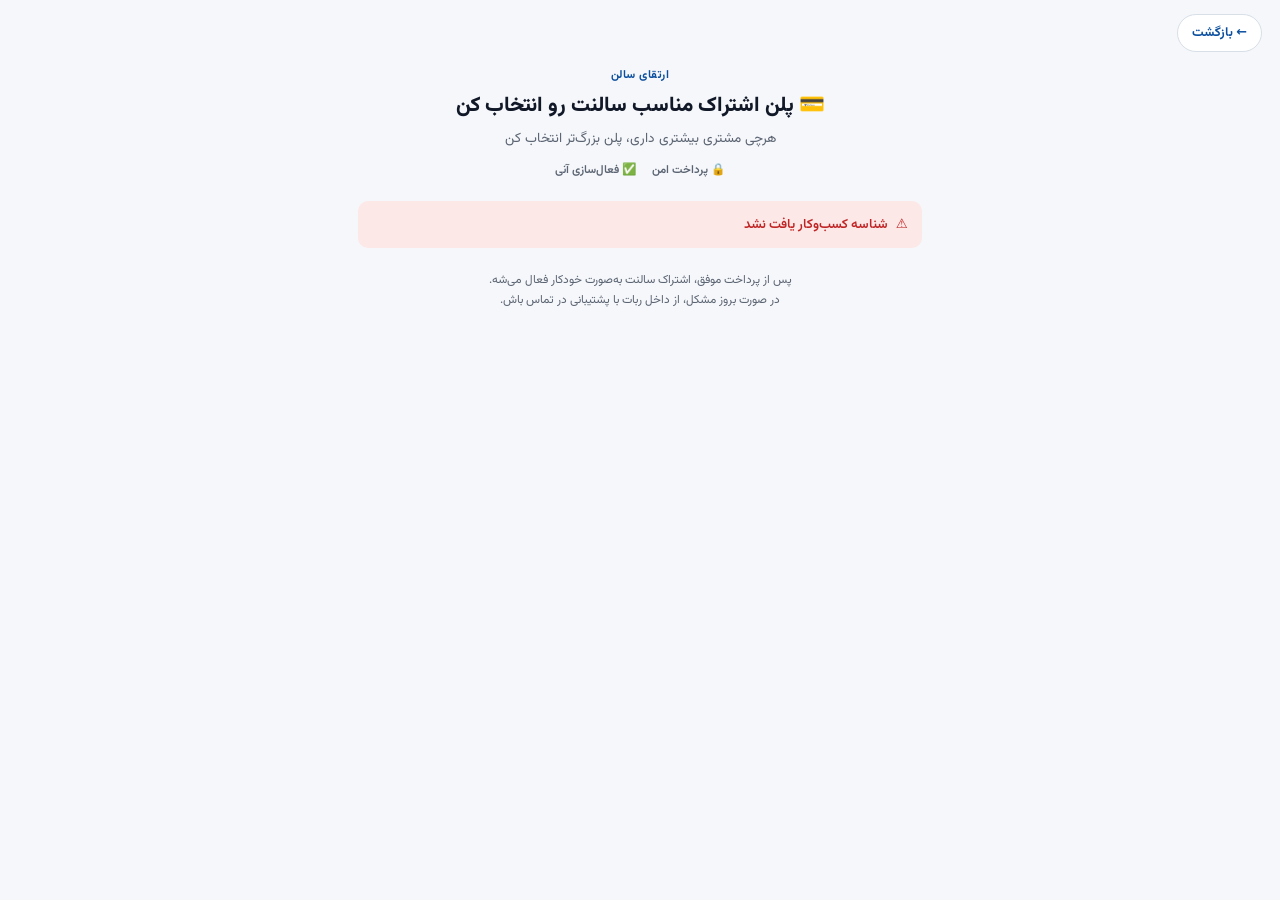
<file: project/webapp/subscription.html>
<!DOCTYPE html>
<html lang="fa" dir="rtl">
<head>
<meta charset="UTF-8">
<meta name="viewport" content="width=device-width, initial-scale=1.0, viewport-fit=cover">
<title>پلن‌های اشتراک</title>
<script src="https://telegram.org/js/telegram-web-app.js"></script>
<link rel="preconnect" href="https://fonts.googleapis.com">
<link rel="preconnect" href="https://fonts.gstatic.com" crossorigin>
<link href="https://fonts.googleapis.com/css2?family=Vazirmatn:wght@400;500;600;700;800&display=swap" rel="stylesheet">
<style>
    :root{
        --ink:#111827;--ink-soft:#5B6472;
        --brand:#0B4F9E;--brand-dark:#08418A;--brand-light:#E2EDFB;
        --gold:#1E6FE0;--gold-soft:#EFF5FC;
        --bg:#F5F7FA;--surface:#FFFFFF;--surface-soft:#EDF1F6;
        --sage:#15803D;--sage-soft:#E7F4EC;
        --danger:#C02525;--danger-soft:#FDE8E8;
        --warn:#B45309;--warn-soft:#FEF3C7;
        --border:#D8DFE7;
        --shadow-sm:0 2px 8px -4px rgba(36,27,34,.14);--shadow-md:0 10px 30px -14px rgba(36,27,34,.28);
        --radius-lg:20px;--radius-md:14px;--radius-sm:10px;
    }
    *{margin:0;padding:0;box-sizing:border-box;-webkit-tap-highlight-color:transparent}
    body{font-family:'Vazirmatn',system-ui,sans-serif;background:var(--bg);color:var(--ink);
        min-height:100vh;padding-bottom:24px;opacity:0;transition:opacity .4s ease}
    body.loaded{opacity:1}
    button,input{font-family:inherit}
    :focus-visible{outline:2px solid var(--brand);outline-offset:2px;border-radius:6px}
    @media (prefers-reduced-motion: reduce){*{animation-duration:.001ms !important;transition-duration:.001ms !important}}

    .topbar{position:sticky;top:0;z-index:20;background:var(--bg);padding:14px 18px 6px;display:flex;align-items:center;gap:10px}
    .back-btn{display:flex;align-items:center;gap:4px;background:var(--surface);border:1.5px solid var(--border);
        border-radius:999px;padding:8px 14px;font-size:.8rem;font-weight:700;color:var(--brand);cursor:pointer}

    main{max-width:600px;margin:0 auto;padding:8px 18px 0}
    .intro{text-align:center;margin-bottom:22px}
    .intro .eyebrow{font-size:.72rem;font-weight:700;color:var(--brand);letter-spacing:.04em;margin-bottom:6px}
    .intro h1{font-size:1.3rem;font-weight:800;margin-bottom:6px}
    .intro p{font-size:.85rem;color:var(--ink-soft)}
    .trust-row{display:flex;justify-content:center;gap:16px;margin-top:12px;font-size:.72rem;color:var(--ink-soft);font-weight:600}
    .trust-row span{display:flex;align-items:center;gap:4px}

    .pending-banner{background:var(--warn-soft);border:1.5px solid var(--warn);border-radius:var(--radius-md);
        padding:14px 16px;margin-bottom:18px;display:flex;gap:10px;align-items:flex-start}
    .pending-banner .txt{flex:1}
    .pending-banner h4{font-size:.85rem;font-weight:800;color:#B45309;margin-bottom:4px}
    .pending-banner p{font-size:.78rem;color:#B45309;line-height:1.6}
    .pending-banner button{flex:none;background:none;border:none;color:#B45309;font-size:.76rem;font-weight:700;
        text-decoration:underline;cursor:pointer;margin-top:6px}

    .loading-row{text-align:center;padding:60px 20px}
    .spinner{width:32px;height:32px;border:3px solid var(--brand-light);border-top-color:var(--brand);
        border-radius:50%;animation:spin .8s linear infinite;margin:0 auto 14px}
    @keyframes spin{to{transform:rotate(360deg)}}
    .loading-row p{font-size:.85rem;color:var(--ink-soft);font-weight:600}

    .banner{border-radius:var(--radius-sm);padding:13px 14px;font-size:.83rem;font-weight:600;
        display:flex;align-items:flex-start;gap:8px;margin-bottom:16px;line-height:1.6}
    .banner.error{background:var(--danger-soft);color:var(--danger)}

    .plans{display:flex;flex-direction:column;gap:16px}
    .plan-card{background:var(--surface);border:1.5px solid var(--border);border-radius:var(--radius-lg);
        padding:22px;box-shadow:var(--shadow-sm);position:relative;transition:transform .15s}
    .plan-card.featured{border-color:var(--gold);box-shadow:0 12px 32px -14px rgba(201,161,92,.5)}
    .featured-tag{position:absolute;top:-11px;right:22px;background:linear-gradient(135deg,var(--gold),#B5893F);
        color:#fff;font-size:.7rem;font-weight:800;padding:5px 14px;border-radius:999px;box-shadow:var(--shadow-sm)}
    .plan-name{font-size:1.05rem;font-weight:800;color:var(--brand-dark);margin-bottom:8px}
    .plan-price{font-size:1.6rem;font-weight:800;display:flex;align-items:baseline;gap:6px;margin-bottom:4px}
    .plan-price .unit{font-size:.78rem;color:var(--ink-soft);font-weight:600}
    .plan-desc{font-size:.8rem;color:var(--ink-soft);margin-bottom:16px}
    .plan-features{list-style:none;margin-bottom:18px;display:flex;flex-direction:column;gap:9px}
    .plan-features li{display:flex;align-items:center;gap:8px;font-size:.83rem;color:var(--ink)}
    .plan-features li:before{content:'✓';flex:none;width:18px;height:18px;border-radius:50%;background:var(--sage-soft);
        color:var(--sage);font-size:.7rem;font-weight:800;display:flex;align-items:center;justify-content:center}
    .buy-btn{width:100%;background:linear-gradient(135deg,var(--brand),var(--brand-dark));color:#fff;border:none;
        border-radius:999px;padding:14px;font-size:.9rem;font-weight:800;cursor:pointer;
        display:flex;align-items:center;justify-content:center;gap:8px;transition:transform .1s,filter .15s}
    .plan-card.featured .buy-btn{background:linear-gradient(135deg,var(--gold),#B5893F);color:#3A2A0E}
    .buy-btn:active{transform:scale(.98)}
    .buy-btn:disabled{opacity:.65;cursor:not-allowed}
    .buy-btn .spin{width:15px;height:15px;border:2px solid rgba(255,255,255,.45);border-top-color:#fff;
        border-radius:50%;animation:spin .7s linear infinite;display:none}
    .buy-btn.loading .spin{display:block}
    .buy-btn.loading .label{display:none}

    .footnote{text-align:center;font-size:.74rem;color:var(--ink-soft);margin-top:22px;line-height:1.7}
</style>
</head>
<body>

<div class="topbar">
    <button class="back-btn" onclick="goBack()">← بازگشت</button>
</div>

<main>
    <div class="intro">
        <div class="eyebrow">ارتقای سالن</div>
        <h1>💳 پلن اشتراک مناسب سالنت رو انتخاب کن</h1>
        <p>هرچی مشتری بیشتری داری، پلن بزرگ‌تر انتخاب کن</p>
        <div class="trust-row"><span>🔒 پرداخت امن</span><span>✅ فعال‌سازی آنی</span></div>
    </div>

    <div id="pendingZone"></div>
    <div id="messageZone"></div>

    <div id="loading" class="loading-row"><div class="spinner"></div><p>در حال بارگذاری پلن‌ها...</p></div>
    <div id="plans-container" class="plans" style="display:none"></div>

    <p class="footnote">پس از پرداخت موفق، اشتراک سالنت به‌صورت خودکار فعال می‌شه.<br>در صورت بروز مشکل، از داخل ربات با پشتیبانی در تماس باش.</p>
</main>

<script>
let businessId = null;
let tg = null;

document.addEventListener('DOMContentLoaded', function() {
    document.body.classList.add('loaded');
    if (window.Telegram && window.Telegram.WebApp) {
        tg = window.Telegram.WebApp;
        tg.ready();
        tg.expand();
        try { if (tg.setHeaderColor) tg.setHeaderColor('#F5F7FA'); } catch(e) {}
        try { if (tg.setBackgroundColor) tg.setBackgroundColor('#F5F7FA'); } catch(e) {}
    }

    const urlParams = new URLSearchParams(window.location.search);
    businessId = urlParams.get('id');

    if (!businessId) { showError('شناسه کسب‌وکار یافت نشد'); return; }

    loadSubscriptionPlans();
    checkPendingOrder();
});

function haptic(style){ try{ tg?.HapticFeedback?.impactOccurred(style || 'light'); }catch(e){} }

function goBack() {
    if (tg && tg.close) tg.close();
    else window.history.back();
}

function showError(message) {
    document.getElementById('loading').style.display = 'none';
    document.getElementById('messageZone').innerHTML = `<div class="banner error">⚠️ <span>${message}</span></div>`;
}

function showPlans(plans) {
    document.getElementById('loading').style.display = 'none';
    const container = document.getElementById('plans-container');
    container.style.display = 'flex';
    container.innerHTML = '';

    if (!plans || plans.length === 0) {
        container.innerHTML = '<div class="banner error">⚠️ <span>هیچ پلن اشتراکی یافت نشد.</span></div>';
        return;
    }
    plans.forEach((plan, index) => container.appendChild(createPlanCard(plan, index === 1)));
}

function createPlanCard(plan, isFeatured = false) {
    const card = document.createElement('div');
    card.className = `plan-card ${isFeatured ? 'featured' : ''}`;

    const reservationText = plan.reservation_limit === -1 ? 'نامحدود' : Number(plan.reservation_limit).toLocaleString('fa-IR');
    const priceFormatted = parseFloat(plan.price).toLocaleString('fa-IR');

    let planDescription = '';
    let planFeatures = [];

    if (plan.name === 'پکیج اولیه') {
        planDescription = 'مناسب برای کسب‌وکارهای نوپا و کم مشتری';
        planFeatures = [`${reservationText} توکن رزرو در ماه`, 'پشتیبانی استاندارد', 'مدیریت زمان‌بندی ساده', 'گزارش‌گیری پایه', 'مناسب تا ۱۵۰ رزرو ماهانه'];
    } else if (plan.name === 'پکیج متوسط') {
        planDescription = 'مناسب برای کسب‌وکارهای با مشتری متوسط';
        planFeatures = [`${reservationText} توکن رزرو در ماه`, 'پشتیبانی اولویت‌دار', 'مدیریت زمان‌بندی پیشرفته', 'گزارش‌گیری تفصیلی', 'مناسب تا ۳۰۰ رزرو ماهانه', 'امکانات اضافی مدیریت'];
    } else if (plan.name === 'پکیج پیشرفته') {
        planDescription = 'مناسب برای کسب‌وکارهای پرمشتری';
        planFeatures = [`${reservationText} توکن رزرو در ماه`, 'پشتیبانی VIP شبانه‌روزی', 'مدیریت زمان‌بندی حرفه‌ای', 'گزارش‌گیری کامل و تحلیلی', 'مناسب تا ۵۰۰ رزرو ماهانه', 'تمام امکانات پیشرفته', 'مشاورهٔ تخصصی'];
    } else {
        planFeatures = [`تعداد رزرو در ماه: ${reservationText}`, 'پشتیبانی ۲۴ ساعته', 'مدیریت زمان‌بندی پیشرفته', 'گزارش‌گیری تفصیلی'];
    }

    const featuresHTML = planFeatures.map(f => `<li>${f}</li>`).join('');

    card.innerHTML = `
        ${isFeatured ? '<span class="featured-tag">⭐ پیشنهاد ویژه</span>' : ''}
        <div class="plan-name">${plan.name}</div>
        <div class="plan-price">${priceFormatted}<span class="unit">ریال / ماه</span></div>
        <div class="plan-desc">${planDescription}</div>
        <ul class="plan-features">${featuresHTML}</ul>
        <button type="button" class="buy-btn"><span class="spin"></span><span class="label">🛒 خرید این پکیج</span></button>
    `;
    card.querySelector('.buy-btn').addEventListener('click', (e) => purchasePlan(plan.id, plan.name, e.currentTarget));
    return card;
}

function loadSubscriptionPlans() {
    fetch('api.php', {
        method: 'POST',
        headers: { 'Content-Type': 'application/json' },
        body: JSON.stringify({ action: 'get_subscription_plans' })
    })
    .then(response => response.json())
    .then(data => {
        if (data.status === 'success' && data.plans) showPlans(data.plans);
        else showError(data.message || 'خطا در دریافت پلن‌ها');
    })
    .catch(error => { console.error('Error:', error); showError('خطا در ارتباط با سرور'); });
}

function purchasePlan(planId, planName, button) {
    button.classList.add('loading');
    button.disabled = true;

    validatePurchaseSecurity(planId)
        .then(securityResult => {
            if (securityResult.status !== 'valid') throw new Error(securityResult.message || 'خطا در اعتبارسنجی امنیتی');
            return createDirectWooCommerceOrder(planId, securityResult.security_token);
        })
        .then(orderResult => {
            if (orderResult.status !== 'success') throw new Error(orderResult.message || 'خطا در ایجاد سفارش');
            redirectToPayment(orderResult.payment_url, orderResult.order_id, planName);
        })
        .catch(error => {
            console.error('Purchase Error:', error);
            document.getElementById('messageZone').innerHTML = `<div class="banner error">⚠️ <span>${error.message || 'خطا در فرآیند خرید'}</span></div>`;
            document.getElementById('messageZone').scrollIntoView({ behavior: 'smooth', block: 'start' });
        })
        .finally(() => {
            button.classList.remove('loading');
            button.disabled = false;
        });
}

function validatePurchaseSecurity(planId) {
    return fetch('./woocommerce_security.php', {
        method: 'POST',
        headers: { 'Content-Type': 'application/json' },
        body: JSON.stringify({
            action: 'validate_purchase',
            business_id: businessId,
            plan_id: planId,
            user_data: { user_agent: navigator.userAgent, timestamp: Date.now() }
        })
    }).then(response => response.json());
}

function createDirectWooCommerceOrder(planId, securityToken) {
    return fetch('./woocommerce_direct_purchase.php', {
        method: 'POST',
        headers: { 'Content-Type': 'application/json' },
        body: JSON.stringify({
            action: 'create_direct_order',
            business_id: businessId,
            plan_id: planId,
            security_token: securityToken,
            user_data: { email: '', phone: '' }
        })
    }).then(response => response.json());
}

function redirectToPayment(paymentUrl, orderId, planName) {
    const confirmMessage = `آیا مایل به خرید ${planName} هستی؟ به درگاه پرداخت هدایت می‌شی.`;

    if (tg && tg.showConfirm) {
        tg.showConfirm(confirmMessage, (confirmed) => {
            if (confirmed) {
                haptic('medium');
                tg.openLink(paymentUrl);
                setTimeout(() => { tg.showAlert('پس از تکمیل پرداخت، به ربات برگرد تا اشتراکت فعال بشه.'); }, 1000);
            }
        });
    } else {
        if (confirm(confirmMessage)) {
            localStorage.setItem('pending_order', JSON.stringify({ order_id: orderId, plan_name: planName, timestamp: Date.now() }));
            window.location.href = paymentUrl;
        }
    }
}

function checkPendingOrder() {
    const pendingOrder = localStorage.getItem('pending_order');
    if (!pendingOrder) return;
    try {
        const orderData = JSON.parse(pendingOrder);
        const timeDiff = Date.now() - orderData.timestamp;
        if (timeDiff < 3600000) showOrderStatusMessage(orderData);
        else localStorage.removeItem('pending_order');
    } catch (e) { localStorage.removeItem('pending_order'); }
}

function showOrderStatusMessage(orderData) {
    document.getElementById('pendingZone').innerHTML = `
        <div class="pending-banner">
            <span>📋</span>
            <div class="txt">
                <h4>سفارش در انتظار پرداخت</h4>
                <p>سفارش «${orderData.plan_name}» (شماره ${orderData.order_id}) هنوز پرداخت نشده.</p>
                <button type="button" onclick="clearPendingOrder()">پاک کردن این پیام</button>
            </div>
        </div>
    `;
}

function clearPendingOrder() {
    localStorage.removeItem('pending_order');
    document.getElementById('pendingZone').innerHTML = '';
}
</script>
</body>
</html>
</file>
